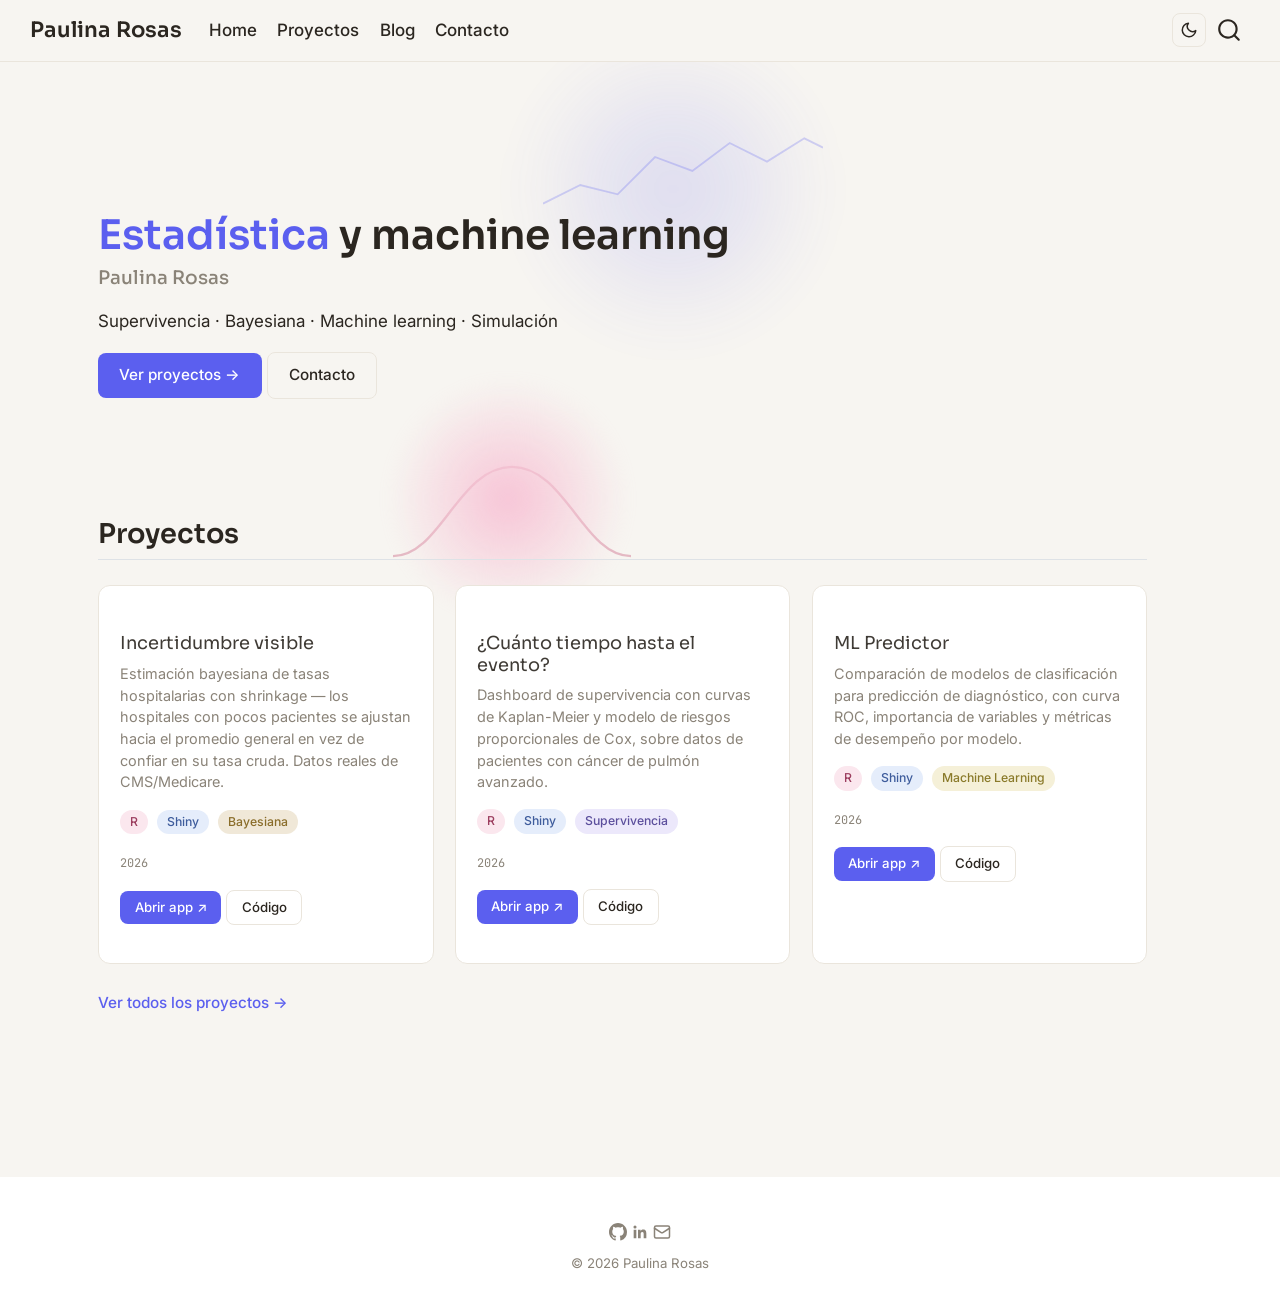
<file: docs/index.html>
<!DOCTYPE html>
<html xmlns="http://www.w3.org/1999/xhtml" lang="en" xml:lang="en"><head>

<meta charset="utf-8">
<meta name="generator" content="quarto-1.9.38">

<meta name="viewport" content="width=device-width, initial-scale=1.0, user-scalable=yes">


<title>Home – Paulina Rosas</title>
<style>
/* Default styles provided by pandoc.
** See https://pandoc.org/MANUAL.html#variables-for-html for config info.
*/
code{white-space: pre-wrap;}
span.smallcaps{font-variant: small-caps;}
div.columns{display: flex; gap: min(4vw, 1.5em);}
div.column{flex: auto; overflow-x: auto;}
div.hanging-indent{margin-left: 1.5em; text-indent: -1.5em;}
ul.task-list{list-style: none;}
ul.task-list li input[type="checkbox"] {
  width: 0.8em;
  margin: 0 0.8em 0.2em -1em; /* quarto-specific, see https://github.com/quarto-dev/quarto-cli/issues/4556 */ 
  vertical-align: middle;
}
</style>


<script src="site_libs/quarto-nav/quarto-nav.js"></script>
<script src="site_libs/quarto-nav/headroom.min.js"></script>
<script src="site_libs/clipboard/clipboard.min.js"></script>
<script src="site_libs/quarto-search/autocomplete.umd.js"></script>
<script src="site_libs/quarto-search/fuse.min.js"></script>
<script src="site_libs/quarto-search/quarto-search.js"></script>
<meta name="quarto:offset" content="./">
<script src="site_libs/quarto-html/quarto.js" type="module"></script>
<script src="site_libs/quarto-html/tabsets/tabsets.js" type="module"></script>
<script src="site_libs/quarto-html/popper.min.js"></script>
<script src="site_libs/quarto-html/tippy.umd.min.js"></script>
<script src="site_libs/quarto-html/anchor.min.js"></script>
<link href="site_libs/quarto-html/tippy.css" rel="stylesheet">
<link href="site_libs/quarto-html/quarto-syntax-highlighting-15634bcf2e68342d4ad2dfa704d543f6.css" rel="stylesheet" id="quarto-text-highlighting-styles">
<script src="site_libs/bootstrap/bootstrap.min.js"></script>
<link href="site_libs/bootstrap/bootstrap-icons.css" rel="stylesheet">
<link href="site_libs/bootstrap/bootstrap-9b45e8e720432f6ce5ecb7d60e0d6b2f.min.css" rel="stylesheet" append-hash="true" id="quarto-bootstrap" data-mode="light">
<script id="quarto-search-options" type="application/json">{
  "location": "navbar",
  "copy-button": false,
  "collapse-after": 3,
  "panel-placement": "end",
  "type": "overlay",
  "limit": 50,
  "keyboard-shortcut": [
    "f",
    "/",
    "s"
  ],
  "show-item-context": false,
  "language": {
    "search-no-results-text": "No results",
    "search-matching-documents-text": "matching documents",
    "search-copy-link-title": "Copy link to search",
    "search-hide-matches-text": "Hide additional matches",
    "search-more-match-text": "more match in this document",
    "search-more-matches-text": "more matches in this document",
    "search-clear-button-title": "Clear",
    "search-text-placeholder": "",
    "search-detached-cancel-button-title": "Cancel",
    "search-submit-button-title": "Submit",
    "search-label": "Search"
  }
}</script>


</head>

<body class="nav-fixed quarto-light">

<div id="quarto-search-results"></div>
  <header id="quarto-header" class="headroom fixed-top">
    <nav class="navbar navbar-expand-lg " data-bs-theme="dark">
      <div class="navbar-container container-fluid">
      <div class="navbar-brand-container mx-auto">
    <a class="navbar-brand" href="./index.html">
    <span class="navbar-title">Paulina Rosas</span>
    </a>
  </div>
            <div id="quarto-search" class="" title="Search"></div>
          <button class="navbar-toggler" type="button" data-bs-toggle="collapse" data-bs-target="#navbarCollapse" aria-controls="navbarCollapse" role="menu" aria-expanded="false" aria-label="Toggle navigation" onclick="if (window.quartoToggleHeadroom) { window.quartoToggleHeadroom(); }">
  <span class="navbar-toggler-icon"></span>
</button>
          <div class="collapse navbar-collapse" id="navbarCollapse">
            <ul class="navbar-nav navbar-nav-scroll me-auto">
  <li class="nav-item">
    <a class="nav-link active" href="./index.html" aria-current="page"> 
<span class="menu-text">Home</span></a>
  </li>  
  <li class="nav-item">
    <a class="nav-link" href="./proyectos.html"> 
<span class="menu-text">Proyectos</span></a>
  </li>  
  <li class="nav-item">
    <a class="nav-link" href="./blog.html"> 
<span class="menu-text">Blog</span></a>
  </li>  
  <li class="nav-item">
    <a class="nav-link" href="./contacto.html"> 
<span class="menu-text">Contacto</span></a>
  </li>  
</ul>
          </div> <!-- /navcollapse -->
            <div class="quarto-navbar-tools">
</div>
      </div> <!-- /container-fluid -->
    </nav>
</header>
<!-- content -->
<div id="quarto-content" class="quarto-container page-columns page-rows-contents page-layout-full page-navbar">
<!-- sidebar -->
<!-- margin-sidebar -->
    
<!-- main -->
<main class="content column-page" id="quarto-document-content"><header id="title-block-header" class="quarto-title-block"></header>




<div class="hero">
<svg class="hero-line" width="300" height="100" viewbox="0 0 300 100" preserveaspectratio="none" aria-hidden="true">
<polyline points="0,80 40,60 80,70 120,30 160,45 200,15 240,35 280,10 300,20" fill="none" stroke="currentColor" stroke-width="2"></polyline>
</svg>
<svg class="hero-curve" width="200" height="100" viewbox="0 0 200 100" preserveaspectratio="none" aria-hidden="true">
<path d="M 0,90 C 40,90 55,15 100,15 C 145,15 160,90 200,90" fill="none" stroke="currentColor" stroke-width="2"></path>
</svg>
<section id="estadística-y-machine-learning" class="level1">
<h1><span class="accent">Estadística</span> y machine learning</h1>
<p><strong>Paulina Rosas</strong></p>
<p>Supervivencia · Bayesiana · Machine learning · Simulación</p>
<div class="hero-buttons">
<p><a href="./proyectos.html" class="btn-primary">Ver proyectos →</a> <a href="./contacto.html" class="btn-secondary">Contacto</a></p>
</div>
</section>
</div>
<section id="proyectos" class="level2 featured-section">
<h2 class="anchored" data-anchor-id="proyectos">Proyectos</h2>
<div class="project-grid">
<section id="incertidumbre-visible" class="level4 project-card">
<h4 class="anchored" data-anchor-id="incertidumbre-visible"><a href="./proyectos/incertidumbre-visible.html">Incertidumbre visible</a></h4>
<p>Estimación bayesiana de tasas hospitalarias con shrinkage — los hospitales con pocos pacientes se ajustan hacia el promedio general en vez de confiar en su tasa cruda. Datos reales de CMS/Medicare.</p>
<div class="project-tags">
<p><span class="tag tag-r">R</span> <span class="tag tag-shiny">Shiny</span> <span class="tag tag-bayes">Bayesiana</span></p>
</div>
<div class="project-meta">
<p>2026</p>
</div>
<div class="project-actions">
<p><a href="https://yzz9kd-pau-rosas.shinyapps.io/incertidumbre-visible/" class="btn-primary" target="_blank">Abrir app ↗</a> <a href="https://github.com/pauabyys-commits/incertidumbre-visible" class="btn-secondary" target="_blank">Código</a></p>
</div>
</section>
<section id="cuánto-tiempo-hasta-el-evento" class="level4 project-card">
<h4 class="anchored" data-anchor-id="cuánto-tiempo-hasta-el-evento"><a href="./proyectos/supervivencia-cox.html">¿Cuánto tiempo hasta el evento?</a></h4>
<p>Dashboard de supervivencia con curvas de Kaplan-Meier y modelo de riesgos proporcionales de Cox, sobre datos de pacientes con cáncer de pulmón avanzado.</p>
<div class="project-tags">
<p><span class="tag tag-r">R</span> <span class="tag tag-shiny">Shiny</span> <span class="tag tag-surv">Supervivencia</span></p>
</div>
<div class="project-meta">
<p>2026</p>
</div>
<div class="project-actions">
<p><a href="https://yzz9kd-pau-rosas.shinyapps.io/supervivencia-cox/" class="btn-primary" target="_blank">Abrir app ↗</a> <a href="https://github.com/pauabyys-commits/supervivencia-cox" class="btn-secondary" target="_blank">Código</a></p>
</div>
</section>
<section id="ml-predictor" class="level4 project-card">
<h4 class="anchored" data-anchor-id="ml-predictor"><a href="./proyectos/predictor-ml.html">ML Predictor</a></h4>
<p>Comparación de modelos de clasificación para predicción de diagnóstico, con curva ROC, importancia de variables y métricas de desempeño por modelo.</p>
<div class="project-tags">
<p><span class="tag tag-r">R</span> <span class="tag tag-shiny">Shiny</span> <span class="tag tag-ml">Machine Learning</span></p>
</div>
<div class="project-meta">
<p>2026</p>
</div>
<div class="project-actions">
<p><a href="https://yzz9kd-pau-rosas.shinyapps.io/predictor-ml/" class="btn-primary" target="_blank">Abrir app ↗</a> <a href="https://github.com/pauabyys-commits/predictor-ml" class="btn-secondary" target="_blank">Código</a></p>
</div>
</section>
</div>
<p><a href="./proyectos.html" class="view-all-link">Ver todos los proyectos →</a></p>
</section>



</main> <!-- /main -->
<button id="theme-toggle" aria-label="Cambiar tema">

  <svg id="icon-sun" width="18" height="18" viewbox="0 0 24 24" fill="none" stroke="currentColor" stroke-width="2" stroke-linecap="round" stroke-linejoin="round">

    <circle cx="12" cy="12" r="5"></circle>

    <line x1="12" y1="1" x2="12" y2="3"></line>

    <line x1="12" y1="21" x2="12" y2="23"></line>

    <line x1="4.22" y1="4.22" x2="5.64" y2="5.64"></line>

    <line x1="18.36" y1="18.36" x2="19.78" y2="19.78"></line>

    <line x1="1" y1="12" x2="3" y2="12"></line>

    <line x1="21" y1="12" x2="23" y2="12"></line>

    <line x1="4.22" y1="19.78" x2="5.64" y2="18.36"></line>

    <line x1="18.36" y1="5.64" x2="19.78" y2="4.22"></line>

  </svg>

  <svg id="icon-moon" width="18" height="18" viewbox="0 0 24 24" fill="none" stroke="currentColor" stroke-width="2" stroke-linecap="round" stroke-linejoin="round">

    <path d="M21 12.79A9 9 0 1 1 11.21 3 7 7 0 0 0 21 12.79z"></path>

  </svg>

</button>



<script>

(function () {

  var btn = document.getElementById("theme-toggle");

  var navbarNav = document.querySelector(".navbar-nav.navbar-nav-scroll") || document.querySelector(".navbar .navbar-nav");



  // Mueve el boton dentro del navbar, al final

  if (navbarNav && navbarNav.parentElement) {

    navbarNav.parentElement.appendChild(btn);

  }



  // Aplica el tema guardado (o claro por defecto)

  var savedTheme = localStorage.getItem("theme") || "light";

  if (savedTheme === "dark") {

    document.documentElement.setAttribute("data-theme", "dark");

  }

  updateIcon(savedTheme);



  btn.addEventListener("click", function () {

    var current = document.documentElement.getAttribute("data-theme") === "dark" ? "dark" : "light";

    var next = current === "dark" ? "light" : "dark";



    if (next === "dark") {

      document.documentElement.setAttribute("data-theme", "dark");

    } else {

      document.documentElement.removeAttribute("data-theme");

    }



    localStorage.setItem("theme", next);

    updateIcon(next);

  });



  function updateIcon(theme) {

    document.getElementById("icon-sun").style.display = theme === "dark" ? "block" : "none";

    document.getElementById("icon-moon").style.display = theme === "dark" ? "none" : "block";

  }

})();

</script>
<script src="./js/main.js"></script>
<script id="quarto-html-after-body" type="application/javascript">
  window.document.addEventListener("DOMContentLoaded", function (event) {
    const icon = "";
    const anchorJS = new window.AnchorJS();
    anchorJS.options = {
      placement: 'right',
      icon: icon
    };
    anchorJS.add('.anchored');
    const isCodeAnnotation = (el) => {
      for (const clz of el.classList) {
        if (clz.startsWith('code-annotation-')) {                     
          return true;
        }
      }
      return false;
    }
    const onCopySuccess = function(e) {
      // button target
      const button = e.trigger;
      // don't keep focus
      button.blur();
      // flash "checked"
      button.classList.add('code-copy-button-checked');
      var currentTitle = button.getAttribute("title");
      button.setAttribute("title", "Copied!");
      let tooltip;
      if (window.bootstrap) {
        button.setAttribute("data-bs-toggle", "tooltip");
        button.setAttribute("data-bs-placement", "left");
        button.setAttribute("data-bs-title", "Copied!");
        tooltip = new bootstrap.Tooltip(button, 
          { trigger: "manual", 
            customClass: "code-copy-button-tooltip",
            offset: [0, -8]});
        tooltip.show();    
      }
      setTimeout(function() {
        if (tooltip) {
          tooltip.hide();
          button.removeAttribute("data-bs-title");
          button.removeAttribute("data-bs-toggle");
          button.removeAttribute("data-bs-placement");
        }
        button.setAttribute("title", currentTitle);
        button.classList.remove('code-copy-button-checked');
      }, 1000);
      // clear code selection
      e.clearSelection();
    }
    const getTextToCopy = function(trigger) {
      const outerScaffold = trigger.parentElement.cloneNode(true);
      const codeEl = outerScaffold.querySelector('code');
      for (const childEl of codeEl.children) {
        if (isCodeAnnotation(childEl)) {
          childEl.remove();
        }
      }
      return codeEl.innerText;
    }
    const clipboard = new window.ClipboardJS('.code-copy-button:not([data-in-quarto-modal])', {
      text: getTextToCopy
    });
    clipboard.on('success', onCopySuccess);
    if (window.document.getElementById('quarto-embedded-source-code-modal')) {
      const clipboardModal = new window.ClipboardJS('.code-copy-button[data-in-quarto-modal]', {
        text: getTextToCopy,
        container: window.document.getElementById('quarto-embedded-source-code-modal')
      });
      clipboardModal.on('success', onCopySuccess);
    }
      var localhostRegex = new RegExp(/^(?:http|https):\/\/localhost\:?[0-9]*\//);
      var mailtoRegex = new RegExp(/^mailto:/);
        var filterRegex = new RegExp('/' + window.location.host + '/');
      var isInternal = (href) => {
          return filterRegex.test(href) || localhostRegex.test(href) || mailtoRegex.test(href);
      }
      // Inspect non-navigation links and adorn them if external
     var links = window.document.querySelectorAll('a[href]:not(.nav-link):not(.navbar-brand):not(.toc-action):not(.sidebar-link):not(.sidebar-item-toggle):not(.pagination-link):not(.no-external):not([aria-hidden]):not(.dropdown-item):not(.quarto-navigation-tool):not(.about-link)');
      for (var i=0; i<links.length; i++) {
        const link = links[i];
        if (!isInternal(link.href)) {
          // undo the damage that might have been done by quarto-nav.js in the case of
          // links that we want to consider external
          if (link.dataset.originalHref !== undefined) {
            link.href = link.dataset.originalHref;
          }
        }
      }
    function tippyHover(el, contentFn, onTriggerFn, onUntriggerFn) {
      const config = {
        allowHTML: true,
        maxWidth: 500,
        delay: 100,
        arrow: false,
        appendTo: function(el) {
            return el.parentElement;
        },
        interactive: true,
        interactiveBorder: 10,
        theme: 'quarto',
        placement: 'bottom-start',
      };
      if (contentFn) {
        config.content = contentFn;
      }
      if (onTriggerFn) {
        config.onTrigger = onTriggerFn;
      }
      if (onUntriggerFn) {
        config.onUntrigger = onUntriggerFn;
      }
      window.tippy(el, config); 
    }
    const noterefs = window.document.querySelectorAll('a[role="doc-noteref"]');
    for (var i=0; i<noterefs.length; i++) {
      const ref = noterefs[i];
      tippyHover(ref, function() {
        // use id or data attribute instead here
        let href = ref.getAttribute('data-footnote-href') || ref.getAttribute('href');
        try { href = new URL(href).hash; } catch {}
        const id = href.replace(/^#\/?/, "");
        const note = window.document.getElementById(id);
        if (note) {
          return note.innerHTML;
        } else {
          return "";
        }
      });
    }
    const xrefs = window.document.querySelectorAll('a.quarto-xref');
    const processXRef = (id, note) => {
      // Strip column container classes
      const stripColumnClz = (el) => {
        el.classList.remove("page-full", "page-columns");
        if (el.children) {
          for (const child of el.children) {
            stripColumnClz(child);
          }
        }
      }
      stripColumnClz(note)
      if (id === null || id.startsWith('sec-')) {
        // Special case sections, only their first couple elements
        const container = document.createElement("div");
        if (note.children && note.children.length > 2) {
          container.appendChild(note.children[0].cloneNode(true));
          for (let i = 1; i < note.children.length; i++) {
            const child = note.children[i];
            if (child.tagName === "P" && child.innerText === "") {
              continue;
            } else {
              container.appendChild(child.cloneNode(true));
              break;
            }
          }
          if (window.Quarto?.typesetMath) {
            window.Quarto.typesetMath(container);
          }
          return container.innerHTML
        } else {
          if (window.Quarto?.typesetMath) {
            window.Quarto.typesetMath(note);
          }
          return note.innerHTML;
        }
      } else {
        // Remove any anchor links if they are present
        const anchorLink = note.querySelector('a.anchorjs-link');
        if (anchorLink) {
          anchorLink.remove();
        }
        if (window.Quarto?.typesetMath) {
          window.Quarto.typesetMath(note);
        }
        if (note.classList.contains("callout")) {
          return note.outerHTML;
        } else {
          return note.innerHTML;
        }
      }
    }
    for (var i=0; i<xrefs.length; i++) {
      const xref = xrefs[i];
      tippyHover(xref, undefined, function(instance) {
        instance.disable();
        let url = xref.getAttribute('href');
        let hash = undefined; 
        if (url.startsWith('#')) {
          hash = url;
        } else {
          try { hash = new URL(url).hash; } catch {}
        }
        if (hash) {
          const id = hash.replace(/^#\/?/, "");
          const note = window.document.getElementById(id);
          if (note !== null) {
            try {
              const html = processXRef(id, note.cloneNode(true));
              instance.setContent(html);
            } finally {
              instance.enable();
              instance.show();
            }
          } else {
            // See if we can fetch this
            fetch(url.split('#')[0])
            .then(res => res.text())
            .then(html => {
              const parser = new DOMParser();
              const htmlDoc = parser.parseFromString(html, "text/html");
              const note = htmlDoc.getElementById(id);
              if (note !== null) {
                const html = processXRef(id, note);
                instance.setContent(html);
              } 
            }).finally(() => {
              instance.enable();
              instance.show();
            });
          }
        } else {
          // See if we can fetch a full url (with no hash to target)
          // This is a special case and we should probably do some content thinning / targeting
          fetch(url)
          .then(res => res.text())
          .then(html => {
            const parser = new DOMParser();
            const htmlDoc = parser.parseFromString(html, "text/html");
            const note = htmlDoc.querySelector('main.content');
            if (note !== null) {
              // This should only happen for chapter cross references
              // (since there is no id in the URL)
              // remove the first header
              if (note.children.length > 0 && note.children[0].tagName === "HEADER") {
                note.children[0].remove();
              }
              const html = processXRef(null, note);
              instance.setContent(html);
            } 
          }).finally(() => {
            instance.enable();
            instance.show();
          });
        }
      }, function(instance) {
      });
    }
        let selectedAnnoteEl;
        const selectorForAnnotation = ( cell, annotation) => {
          let cellAttr = 'data-code-cell="' + cell + '"';
          let lineAttr = 'data-code-annotation="' +  annotation + '"';
          const selector = 'span[' + cellAttr + '][' + lineAttr + ']';
          return selector;
        }
        const selectCodeLines = (annoteEl) => {
          const doc = window.document;
          const targetCell = annoteEl.getAttribute("data-target-cell");
          const targetAnnotation = annoteEl.getAttribute("data-target-annotation");
          const annoteSpan = window.document.querySelector(selectorForAnnotation(targetCell, targetAnnotation));
          const lines = annoteSpan.getAttribute("data-code-lines").split(",");
          const lineIds = lines.map((line) => {
            return targetCell + "-" + line;
          })
          let top = null;
          let height = null;
          let parent = null;
          if (lineIds.length > 0) {
              //compute the position of the single el (top and bottom and make a div)
              const el = window.document.getElementById(lineIds[0]);
              top = el.offsetTop;
              height = el.offsetHeight;
              parent = el.parentElement.parentElement;
            if (lineIds.length > 1) {
              const lastEl = window.document.getElementById(lineIds[lineIds.length - 1]);
              const bottom = lastEl.offsetTop + lastEl.offsetHeight;
              height = bottom - top;
            }
            if (top !== null && height !== null && parent !== null) {
              // cook up a div (if necessary) and position it 
              let div = window.document.getElementById("code-annotation-line-highlight");
              if (div === null) {
                div = window.document.createElement("div");
                div.setAttribute("id", "code-annotation-line-highlight");
                div.style.position = 'absolute';
                parent.appendChild(div);
              }
              div.style.top = top - 2 + "px";
              div.style.height = height + 4 + "px";
              div.style.left = 0;
              let gutterDiv = window.document.getElementById("code-annotation-line-highlight-gutter");
              if (gutterDiv === null) {
                gutterDiv = window.document.createElement("div");
                gutterDiv.setAttribute("id", "code-annotation-line-highlight-gutter");
                gutterDiv.style.position = 'absolute';
                const codeCell = window.document.getElementById(targetCell);
                const gutter = codeCell.querySelector('.code-annotation-gutter');
                gutter.appendChild(gutterDiv);
              }
              gutterDiv.style.top = top - 2 + "px";
              gutterDiv.style.height = height + 4 + "px";
            }
            selectedAnnoteEl = annoteEl;
          }
        };
        const unselectCodeLines = () => {
          const elementsIds = ["code-annotation-line-highlight", "code-annotation-line-highlight-gutter"];
          elementsIds.forEach((elId) => {
            const div = window.document.getElementById(elId);
            if (div) {
              div.remove();
            }
          });
          selectedAnnoteEl = undefined;
        };
          // Handle positioning of the toggle
      window.addEventListener(
        "resize",
        throttle(() => {
          elRect = undefined;
          if (selectedAnnoteEl) {
            selectCodeLines(selectedAnnoteEl);
          }
        }, 10)
      );
      function throttle(fn, ms) {
      let throttle = false;
      let timer;
        return (...args) => {
          if(!throttle) { // first call gets through
              fn.apply(this, args);
              throttle = true;
          } else { // all the others get throttled
              if(timer) clearTimeout(timer); // cancel #2
              timer = setTimeout(() => {
                fn.apply(this, args);
                timer = throttle = false;
              }, ms);
          }
        };
      }
        // Attach click handler to the DT
        const annoteDls = window.document.querySelectorAll('dt[data-target-cell]');
        for (const annoteDlNode of annoteDls) {
          annoteDlNode.addEventListener('click', (event) => {
            const clickedEl = event.target;
            if (clickedEl !== selectedAnnoteEl) {
              unselectCodeLines();
              const activeEl = window.document.querySelector('dt[data-target-cell].code-annotation-active');
              if (activeEl) {
                activeEl.classList.remove('code-annotation-active');
              }
              selectCodeLines(clickedEl);
              clickedEl.classList.add('code-annotation-active');
            } else {
              // Unselect the line
              unselectCodeLines();
              clickedEl.classList.remove('code-annotation-active');
            }
          });
        }
    const findCites = (el) => {
      const parentEl = el.parentElement;
      if (parentEl) {
        const cites = parentEl.dataset.cites;
        if (cites) {
          return {
            el,
            cites: cites.split(' ')
          };
        } else {
          return findCites(el.parentElement)
        }
      } else {
        return undefined;
      }
    };
    var bibliorefs = window.document.querySelectorAll('a[role="doc-biblioref"]');
    for (var i=0; i<bibliorefs.length; i++) {
      const ref = bibliorefs[i];
      const citeInfo = findCites(ref);
      if (citeInfo) {
        tippyHover(citeInfo.el, function() {
          var popup = window.document.createElement('div');
          citeInfo.cites.forEach(function(cite) {
            var citeDiv = window.document.createElement('div');
            citeDiv.classList.add('hanging-indent');
            citeDiv.classList.add('csl-entry');
            var biblioDiv = window.document.getElementById('ref-' + cite);
            if (biblioDiv) {
              citeDiv.innerHTML = biblioDiv.innerHTML;
            }
            popup.appendChild(citeDiv);
          });
          return popup.innerHTML;
        });
      }
    }
  });
  </script>
</div> <!-- /content -->
<footer class="footer">
  <div class="nav-footer">
    <div class="nav-footer-left">
      &nbsp;
    </div>   
    <div class="nav-footer-center">
<div class="site-footer">
<div class="footer-icons">
<p><a href="https://github.com/pauabyys-commits" target="_blank" aria-label="GitHub"><svg width="18" height="18" viewbox="0 0 16 16"><path fill="currentColor" fill-rule="evenodd" d="M8 0C3.58 0 0 3.58 0 8c0 3.54 2.29 6.53 5.47 7.59.4.07.55-.17.55-.38 0-.19-.01-.82-.01-1.49-2.01.37-2.53-.49-2.69-.94-.09-.23-.48-.94-.82-1.13-.28-.15-.68-.52-.01-.53.63-.01 1.08.58 1.23.82.72 1.21 1.87.87 2.33.66.07-.52.28-.87.51-1.07-1.78-.2-3.64-.89-3.64-3.95 0-.87.31-1.59.82-2.15-.08-.2-.36-1.02.08-2.12 0 0 .67-.21 2.2.82.64-.18 1.32-.27 2-.27.68 0 1.36.09 2 .27 1.53-1.04 2.2-.82 2.2-.82.44 1.1.16 1.92.08 2.12.51.56.82 1.27.82 2.15 0 3.07-1.87 3.75-3.65 3.95.29.25.54.73.54 1.48 0 1.07-.01 1.93-.01 2.2 0 .21.15.46.55.38A8.01 8.01 0 0 0 16 8c0-4.42-3.58-8-8-8Z"></path></svg></a> <a href="https://www.linkedin.com/in/paulina-rosas-ch%C3%A1vez-7b70b22ab" target="_blank" aria-label="LinkedIn"><svg width="18" height="18" viewbox="0 0 24 24"><path fill="currentColor" d="M20.447 20.452h-3.554v-5.569c0-1.328-.027-3.037-1.852-3.037-1.853 0-2.136 1.445-2.136 2.939v5.667H9.351V9h3.414v1.561h.046c.477-.9 1.637-1.85 3.37-1.85 3.601 0 4.267 2.37 4.267 5.455v6.286zM5.337 7.433a2.062 2.062 0 1 1 0-4.124 2.062 2.062 0 0 1 0 4.124zM7.114 20.452H3.558V9h3.556v11.452z"></path></svg></a> <a href="mailto:pauabyys@gmail.com" aria-label="Email"><svg width="18" height="18" viewbox="0 0 24 24" fill="none" stroke="currentColor" stroke-width="2" stroke-linecap="round" stroke-linejoin="round"><rect x="2" y="4" width="20" height="16" rx="2"></rect><path d="m22 7-8.97 5.7a1.94 1.94 0 0 1-2.06 0L2 7"></path></svg></a></p>
</div>
<p class="footer-copy">
© 2026 Paulina Rosas
</p>
</div>
</div>
    <div class="nav-footer-right">
      &nbsp;
    </div>
  </div>
</footer>




</body></html>
</file>
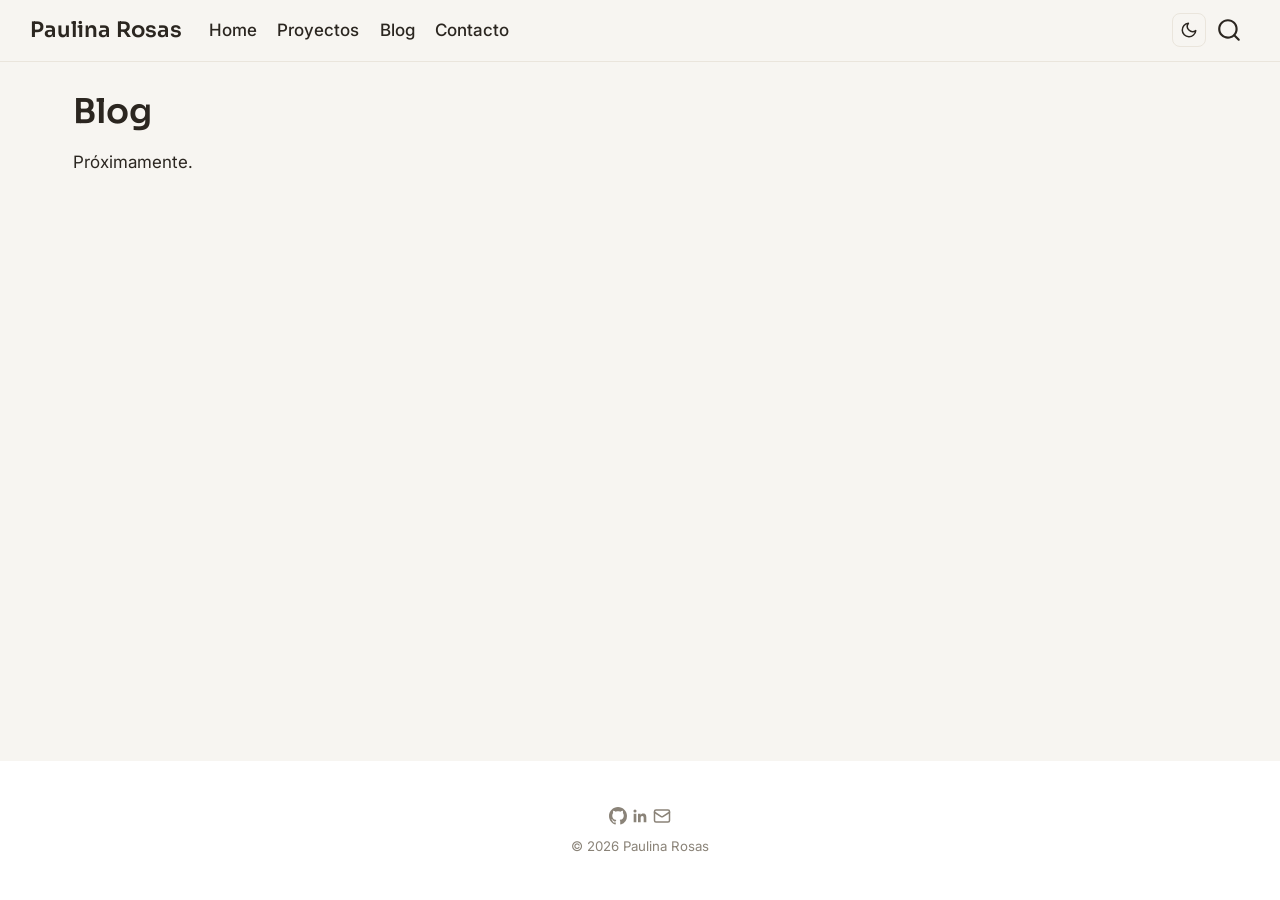
<file: docs/blog.html>
<!DOCTYPE html>
<html xmlns="http://www.w3.org/1999/xhtml" lang="en" xml:lang="en"><head>

<meta charset="utf-8">
<meta name="generator" content="quarto-1.9.38">

<meta name="viewport" content="width=device-width, initial-scale=1.0, user-scalable=yes">


<title>Blog – Paulina Rosas</title>
<style>
/* Default styles provided by pandoc.
** See https://pandoc.org/MANUAL.html#variables-for-html for config info.
*/
code{white-space: pre-wrap;}
span.smallcaps{font-variant: small-caps;}
div.columns{display: flex; gap: min(4vw, 1.5em);}
div.column{flex: auto; overflow-x: auto;}
div.hanging-indent{margin-left: 1.5em; text-indent: -1.5em;}
ul.task-list{list-style: none;}
ul.task-list li input[type="checkbox"] {
  width: 0.8em;
  margin: 0 0.8em 0.2em -1em; /* quarto-specific, see https://github.com/quarto-dev/quarto-cli/issues/4556 */ 
  vertical-align: middle;
}
</style>


<script src="site_libs/quarto-nav/quarto-nav.js"></script>
<script src="site_libs/quarto-nav/headroom.min.js"></script>
<script src="site_libs/clipboard/clipboard.min.js"></script>
<script src="site_libs/quarto-search/autocomplete.umd.js"></script>
<script src="site_libs/quarto-search/fuse.min.js"></script>
<script src="site_libs/quarto-search/quarto-search.js"></script>
<meta name="quarto:offset" content="./">
<script src="site_libs/quarto-html/quarto.js" type="module"></script>
<script src="site_libs/quarto-html/tabsets/tabsets.js" type="module"></script>
<script src="site_libs/quarto-html/popper.min.js"></script>
<script src="site_libs/quarto-html/tippy.umd.min.js"></script>
<script src="site_libs/quarto-html/anchor.min.js"></script>
<link href="site_libs/quarto-html/tippy.css" rel="stylesheet">
<link href="site_libs/quarto-html/quarto-syntax-highlighting-15634bcf2e68342d4ad2dfa704d543f6.css" rel="stylesheet" id="quarto-text-highlighting-styles">
<script src="site_libs/bootstrap/bootstrap.min.js"></script>
<link href="site_libs/bootstrap/bootstrap-icons.css" rel="stylesheet">
<link href="site_libs/bootstrap/bootstrap-9b45e8e720432f6ce5ecb7d60e0d6b2f.min.css" rel="stylesheet" append-hash="true" id="quarto-bootstrap" data-mode="light">
<script id="quarto-search-options" type="application/json">{
  "location": "navbar",
  "copy-button": false,
  "collapse-after": 3,
  "panel-placement": "end",
  "type": "overlay",
  "limit": 50,
  "keyboard-shortcut": [
    "f",
    "/",
    "s"
  ],
  "show-item-context": false,
  "language": {
    "search-no-results-text": "No results",
    "search-matching-documents-text": "matching documents",
    "search-copy-link-title": "Copy link to search",
    "search-hide-matches-text": "Hide additional matches",
    "search-more-match-text": "more match in this document",
    "search-more-matches-text": "more matches in this document",
    "search-clear-button-title": "Clear",
    "search-text-placeholder": "",
    "search-detached-cancel-button-title": "Cancel",
    "search-submit-button-title": "Submit",
    "search-label": "Search"
  }
}</script>


</head>

<body class="nav-fixed quarto-light">

<div id="quarto-search-results"></div>
  <header id="quarto-header" class="headroom fixed-top">
    <nav class="navbar navbar-expand-lg " data-bs-theme="dark">
      <div class="navbar-container container-fluid">
      <div class="navbar-brand-container mx-auto">
    <a class="navbar-brand" href="./index.html">
    <span class="navbar-title">Paulina Rosas</span>
    </a>
  </div>
            <div id="quarto-search" class="" title="Search"></div>
          <button class="navbar-toggler" type="button" data-bs-toggle="collapse" data-bs-target="#navbarCollapse" aria-controls="navbarCollapse" role="menu" aria-expanded="false" aria-label="Toggle navigation" onclick="if (window.quartoToggleHeadroom) { window.quartoToggleHeadroom(); }">
  <span class="navbar-toggler-icon"></span>
</button>
          <div class="collapse navbar-collapse" id="navbarCollapse">
            <ul class="navbar-nav navbar-nav-scroll me-auto">
  <li class="nav-item">
    <a class="nav-link" href="./index.html"> 
<span class="menu-text">Home</span></a>
  </li>  
  <li class="nav-item">
    <a class="nav-link" href="./proyectos.html"> 
<span class="menu-text">Proyectos</span></a>
  </li>  
  <li class="nav-item">
    <a class="nav-link active" href="./blog.html" aria-current="page"> 
<span class="menu-text">Blog</span></a>
  </li>  
  <li class="nav-item">
    <a class="nav-link" href="./contacto.html"> 
<span class="menu-text">Contacto</span></a>
  </li>  
</ul>
          </div> <!-- /navcollapse -->
            <div class="quarto-navbar-tools">
</div>
      </div> <!-- /container-fluid -->
    </nav>
</header>
<!-- content -->
<div id="quarto-content" class="quarto-container page-columns page-rows-contents page-layout-full page-navbar">
<!-- sidebar -->
<!-- margin-sidebar -->
    
<!-- main -->
<main class="content column-page" id="quarto-document-content">

<header id="title-block-header" class="quarto-title-block default">
<div class="quarto-title">
<h1 class="title">Blog</h1>
</div>



<div class="quarto-title-meta column-page">

    
  
    
  </div>
  


</header>


<p>Próximamente.</p>



</main> <!-- /main -->
<button id="theme-toggle" aria-label="Cambiar tema">

  <svg id="icon-sun" width="18" height="18" viewbox="0 0 24 24" fill="none" stroke="currentColor" stroke-width="2" stroke-linecap="round" stroke-linejoin="round">

    <circle cx="12" cy="12" r="5"></circle>

    <line x1="12" y1="1" x2="12" y2="3"></line>

    <line x1="12" y1="21" x2="12" y2="23"></line>

    <line x1="4.22" y1="4.22" x2="5.64" y2="5.64"></line>

    <line x1="18.36" y1="18.36" x2="19.78" y2="19.78"></line>

    <line x1="1" y1="12" x2="3" y2="12"></line>

    <line x1="21" y1="12" x2="23" y2="12"></line>

    <line x1="4.22" y1="19.78" x2="5.64" y2="18.36"></line>

    <line x1="18.36" y1="5.64" x2="19.78" y2="4.22"></line>

  </svg>

  <svg id="icon-moon" width="18" height="18" viewbox="0 0 24 24" fill="none" stroke="currentColor" stroke-width="2" stroke-linecap="round" stroke-linejoin="round">

    <path d="M21 12.79A9 9 0 1 1 11.21 3 7 7 0 0 0 21 12.79z"></path>

  </svg>

</button>



<script>

(function () {

  var btn = document.getElementById("theme-toggle");

  var navbarNav = document.querySelector(".navbar-nav.navbar-nav-scroll") || document.querySelector(".navbar .navbar-nav");



  // Mueve el boton dentro del navbar, al final

  if (navbarNav && navbarNav.parentElement) {

    navbarNav.parentElement.appendChild(btn);

  }



  // Aplica el tema guardado (o claro por defecto)

  var savedTheme = localStorage.getItem("theme") || "light";

  if (savedTheme === "dark") {

    document.documentElement.setAttribute("data-theme", "dark");

  }

  updateIcon(savedTheme);



  btn.addEventListener("click", function () {

    var current = document.documentElement.getAttribute("data-theme") === "dark" ? "dark" : "light";

    var next = current === "dark" ? "light" : "dark";



    if (next === "dark") {

      document.documentElement.setAttribute("data-theme", "dark");

    } else {

      document.documentElement.removeAttribute("data-theme");

    }



    localStorage.setItem("theme", next);

    updateIcon(next);

  });



  function updateIcon(theme) {

    document.getElementById("icon-sun").style.display = theme === "dark" ? "block" : "none";

    document.getElementById("icon-moon").style.display = theme === "dark" ? "none" : "block";

  }

})();

</script>
<script src="./js/main.js"></script>
<script id="quarto-html-after-body" type="application/javascript">
  window.document.addEventListener("DOMContentLoaded", function (event) {
    const icon = "";
    const anchorJS = new window.AnchorJS();
    anchorJS.options = {
      placement: 'right',
      icon: icon
    };
    anchorJS.add('.anchored');
    const isCodeAnnotation = (el) => {
      for (const clz of el.classList) {
        if (clz.startsWith('code-annotation-')) {                     
          return true;
        }
      }
      return false;
    }
    const onCopySuccess = function(e) {
      // button target
      const button = e.trigger;
      // don't keep focus
      button.blur();
      // flash "checked"
      button.classList.add('code-copy-button-checked');
      var currentTitle = button.getAttribute("title");
      button.setAttribute("title", "Copied!");
      let tooltip;
      if (window.bootstrap) {
        button.setAttribute("data-bs-toggle", "tooltip");
        button.setAttribute("data-bs-placement", "left");
        button.setAttribute("data-bs-title", "Copied!");
        tooltip = new bootstrap.Tooltip(button, 
          { trigger: "manual", 
            customClass: "code-copy-button-tooltip",
            offset: [0, -8]});
        tooltip.show();    
      }
      setTimeout(function() {
        if (tooltip) {
          tooltip.hide();
          button.removeAttribute("data-bs-title");
          button.removeAttribute("data-bs-toggle");
          button.removeAttribute("data-bs-placement");
        }
        button.setAttribute("title", currentTitle);
        button.classList.remove('code-copy-button-checked');
      }, 1000);
      // clear code selection
      e.clearSelection();
    }
    const getTextToCopy = function(trigger) {
      const outerScaffold = trigger.parentElement.cloneNode(true);
      const codeEl = outerScaffold.querySelector('code');
      for (const childEl of codeEl.children) {
        if (isCodeAnnotation(childEl)) {
          childEl.remove();
        }
      }
      return codeEl.innerText;
    }
    const clipboard = new window.ClipboardJS('.code-copy-button:not([data-in-quarto-modal])', {
      text: getTextToCopy
    });
    clipboard.on('success', onCopySuccess);
    if (window.document.getElementById('quarto-embedded-source-code-modal')) {
      const clipboardModal = new window.ClipboardJS('.code-copy-button[data-in-quarto-modal]', {
        text: getTextToCopy,
        container: window.document.getElementById('quarto-embedded-source-code-modal')
      });
      clipboardModal.on('success', onCopySuccess);
    }
      var localhostRegex = new RegExp(/^(?:http|https):\/\/localhost\:?[0-9]*\//);
      var mailtoRegex = new RegExp(/^mailto:/);
        var filterRegex = new RegExp('/' + window.location.host + '/');
      var isInternal = (href) => {
          return filterRegex.test(href) || localhostRegex.test(href) || mailtoRegex.test(href);
      }
      // Inspect non-navigation links and adorn them if external
     var links = window.document.querySelectorAll('a[href]:not(.nav-link):not(.navbar-brand):not(.toc-action):not(.sidebar-link):not(.sidebar-item-toggle):not(.pagination-link):not(.no-external):not([aria-hidden]):not(.dropdown-item):not(.quarto-navigation-tool):not(.about-link)');
      for (var i=0; i<links.length; i++) {
        const link = links[i];
        if (!isInternal(link.href)) {
          // undo the damage that might have been done by quarto-nav.js in the case of
          // links that we want to consider external
          if (link.dataset.originalHref !== undefined) {
            link.href = link.dataset.originalHref;
          }
        }
      }
    function tippyHover(el, contentFn, onTriggerFn, onUntriggerFn) {
      const config = {
        allowHTML: true,
        maxWidth: 500,
        delay: 100,
        arrow: false,
        appendTo: function(el) {
            return el.parentElement;
        },
        interactive: true,
        interactiveBorder: 10,
        theme: 'quarto',
        placement: 'bottom-start',
      };
      if (contentFn) {
        config.content = contentFn;
      }
      if (onTriggerFn) {
        config.onTrigger = onTriggerFn;
      }
      if (onUntriggerFn) {
        config.onUntrigger = onUntriggerFn;
      }
      window.tippy(el, config); 
    }
    const noterefs = window.document.querySelectorAll('a[role="doc-noteref"]');
    for (var i=0; i<noterefs.length; i++) {
      const ref = noterefs[i];
      tippyHover(ref, function() {
        // use id or data attribute instead here
        let href = ref.getAttribute('data-footnote-href') || ref.getAttribute('href');
        try { href = new URL(href).hash; } catch {}
        const id = href.replace(/^#\/?/, "");
        const note = window.document.getElementById(id);
        if (note) {
          return note.innerHTML;
        } else {
          return "";
        }
      });
    }
    const xrefs = window.document.querySelectorAll('a.quarto-xref');
    const processXRef = (id, note) => {
      // Strip column container classes
      const stripColumnClz = (el) => {
        el.classList.remove("page-full", "page-columns");
        if (el.children) {
          for (const child of el.children) {
            stripColumnClz(child);
          }
        }
      }
      stripColumnClz(note)
      if (id === null || id.startsWith('sec-')) {
        // Special case sections, only their first couple elements
        const container = document.createElement("div");
        if (note.children && note.children.length > 2) {
          container.appendChild(note.children[0].cloneNode(true));
          for (let i = 1; i < note.children.length; i++) {
            const child = note.children[i];
            if (child.tagName === "P" && child.innerText === "") {
              continue;
            } else {
              container.appendChild(child.cloneNode(true));
              break;
            }
          }
          if (window.Quarto?.typesetMath) {
            window.Quarto.typesetMath(container);
          }
          return container.innerHTML
        } else {
          if (window.Quarto?.typesetMath) {
            window.Quarto.typesetMath(note);
          }
          return note.innerHTML;
        }
      } else {
        // Remove any anchor links if they are present
        const anchorLink = note.querySelector('a.anchorjs-link');
        if (anchorLink) {
          anchorLink.remove();
        }
        if (window.Quarto?.typesetMath) {
          window.Quarto.typesetMath(note);
        }
        if (note.classList.contains("callout")) {
          return note.outerHTML;
        } else {
          return note.innerHTML;
        }
      }
    }
    for (var i=0; i<xrefs.length; i++) {
      const xref = xrefs[i];
      tippyHover(xref, undefined, function(instance) {
        instance.disable();
        let url = xref.getAttribute('href');
        let hash = undefined; 
        if (url.startsWith('#')) {
          hash = url;
        } else {
          try { hash = new URL(url).hash; } catch {}
        }
        if (hash) {
          const id = hash.replace(/^#\/?/, "");
          const note = window.document.getElementById(id);
          if (note !== null) {
            try {
              const html = processXRef(id, note.cloneNode(true));
              instance.setContent(html);
            } finally {
              instance.enable();
              instance.show();
            }
          } else {
            // See if we can fetch this
            fetch(url.split('#')[0])
            .then(res => res.text())
            .then(html => {
              const parser = new DOMParser();
              const htmlDoc = parser.parseFromString(html, "text/html");
              const note = htmlDoc.getElementById(id);
              if (note !== null) {
                const html = processXRef(id, note);
                instance.setContent(html);
              } 
            }).finally(() => {
              instance.enable();
              instance.show();
            });
          }
        } else {
          // See if we can fetch a full url (with no hash to target)
          // This is a special case and we should probably do some content thinning / targeting
          fetch(url)
          .then(res => res.text())
          .then(html => {
            const parser = new DOMParser();
            const htmlDoc = parser.parseFromString(html, "text/html");
            const note = htmlDoc.querySelector('main.content');
            if (note !== null) {
              // This should only happen for chapter cross references
              // (since there is no id in the URL)
              // remove the first header
              if (note.children.length > 0 && note.children[0].tagName === "HEADER") {
                note.children[0].remove();
              }
              const html = processXRef(null, note);
              instance.setContent(html);
            } 
          }).finally(() => {
            instance.enable();
            instance.show();
          });
        }
      }, function(instance) {
      });
    }
        let selectedAnnoteEl;
        const selectorForAnnotation = ( cell, annotation) => {
          let cellAttr = 'data-code-cell="' + cell + '"';
          let lineAttr = 'data-code-annotation="' +  annotation + '"';
          const selector = 'span[' + cellAttr + '][' + lineAttr + ']';
          return selector;
        }
        const selectCodeLines = (annoteEl) => {
          const doc = window.document;
          const targetCell = annoteEl.getAttribute("data-target-cell");
          const targetAnnotation = annoteEl.getAttribute("data-target-annotation");
          const annoteSpan = window.document.querySelector(selectorForAnnotation(targetCell, targetAnnotation));
          const lines = annoteSpan.getAttribute("data-code-lines").split(",");
          const lineIds = lines.map((line) => {
            return targetCell + "-" + line;
          })
          let top = null;
          let height = null;
          let parent = null;
          if (lineIds.length > 0) {
              //compute the position of the single el (top and bottom and make a div)
              const el = window.document.getElementById(lineIds[0]);
              top = el.offsetTop;
              height = el.offsetHeight;
              parent = el.parentElement.parentElement;
            if (lineIds.length > 1) {
              const lastEl = window.document.getElementById(lineIds[lineIds.length - 1]);
              const bottom = lastEl.offsetTop + lastEl.offsetHeight;
              height = bottom - top;
            }
            if (top !== null && height !== null && parent !== null) {
              // cook up a div (if necessary) and position it 
              let div = window.document.getElementById("code-annotation-line-highlight");
              if (div === null) {
                div = window.document.createElement("div");
                div.setAttribute("id", "code-annotation-line-highlight");
                div.style.position = 'absolute';
                parent.appendChild(div);
              }
              div.style.top = top - 2 + "px";
              div.style.height = height + 4 + "px";
              div.style.left = 0;
              let gutterDiv = window.document.getElementById("code-annotation-line-highlight-gutter");
              if (gutterDiv === null) {
                gutterDiv = window.document.createElement("div");
                gutterDiv.setAttribute("id", "code-annotation-line-highlight-gutter");
                gutterDiv.style.position = 'absolute';
                const codeCell = window.document.getElementById(targetCell);
                const gutter = codeCell.querySelector('.code-annotation-gutter');
                gutter.appendChild(gutterDiv);
              }
              gutterDiv.style.top = top - 2 + "px";
              gutterDiv.style.height = height + 4 + "px";
            }
            selectedAnnoteEl = annoteEl;
          }
        };
        const unselectCodeLines = () => {
          const elementsIds = ["code-annotation-line-highlight", "code-annotation-line-highlight-gutter"];
          elementsIds.forEach((elId) => {
            const div = window.document.getElementById(elId);
            if (div) {
              div.remove();
            }
          });
          selectedAnnoteEl = undefined;
        };
          // Handle positioning of the toggle
      window.addEventListener(
        "resize",
        throttle(() => {
          elRect = undefined;
          if (selectedAnnoteEl) {
            selectCodeLines(selectedAnnoteEl);
          }
        }, 10)
      );
      function throttle(fn, ms) {
      let throttle = false;
      let timer;
        return (...args) => {
          if(!throttle) { // first call gets through
              fn.apply(this, args);
              throttle = true;
          } else { // all the others get throttled
              if(timer) clearTimeout(timer); // cancel #2
              timer = setTimeout(() => {
                fn.apply(this, args);
                timer = throttle = false;
              }, ms);
          }
        };
      }
        // Attach click handler to the DT
        const annoteDls = window.document.querySelectorAll('dt[data-target-cell]');
        for (const annoteDlNode of annoteDls) {
          annoteDlNode.addEventListener('click', (event) => {
            const clickedEl = event.target;
            if (clickedEl !== selectedAnnoteEl) {
              unselectCodeLines();
              const activeEl = window.document.querySelector('dt[data-target-cell].code-annotation-active');
              if (activeEl) {
                activeEl.classList.remove('code-annotation-active');
              }
              selectCodeLines(clickedEl);
              clickedEl.classList.add('code-annotation-active');
            } else {
              // Unselect the line
              unselectCodeLines();
              clickedEl.classList.remove('code-annotation-active');
            }
          });
        }
    const findCites = (el) => {
      const parentEl = el.parentElement;
      if (parentEl) {
        const cites = parentEl.dataset.cites;
        if (cites) {
          return {
            el,
            cites: cites.split(' ')
          };
        } else {
          return findCites(el.parentElement)
        }
      } else {
        return undefined;
      }
    };
    var bibliorefs = window.document.querySelectorAll('a[role="doc-biblioref"]');
    for (var i=0; i<bibliorefs.length; i++) {
      const ref = bibliorefs[i];
      const citeInfo = findCites(ref);
      if (citeInfo) {
        tippyHover(citeInfo.el, function() {
          var popup = window.document.createElement('div');
          citeInfo.cites.forEach(function(cite) {
            var citeDiv = window.document.createElement('div');
            citeDiv.classList.add('hanging-indent');
            citeDiv.classList.add('csl-entry');
            var biblioDiv = window.document.getElementById('ref-' + cite);
            if (biblioDiv) {
              citeDiv.innerHTML = biblioDiv.innerHTML;
            }
            popup.appendChild(citeDiv);
          });
          return popup.innerHTML;
        });
      }
    }
  });
  </script>
</div> <!-- /content -->
<footer class="footer">
  <div class="nav-footer">
    <div class="nav-footer-left">
      &nbsp;
    </div>   
    <div class="nav-footer-center">
<div class="site-footer">
<div class="footer-icons">
<p><a href="https://github.com/pauabyys-commits" target="_blank" aria-label="GitHub"><svg width="18" height="18" viewbox="0 0 16 16"><path fill="currentColor" fill-rule="evenodd" d="M8 0C3.58 0 0 3.58 0 8c0 3.54 2.29 6.53 5.47 7.59.4.07.55-.17.55-.38 0-.19-.01-.82-.01-1.49-2.01.37-2.53-.49-2.69-.94-.09-.23-.48-.94-.82-1.13-.28-.15-.68-.52-.01-.53.63-.01 1.08.58 1.23.82.72 1.21 1.87.87 2.33.66.07-.52.28-.87.51-1.07-1.78-.2-3.64-.89-3.64-3.95 0-.87.31-1.59.82-2.15-.08-.2-.36-1.02.08-2.12 0 0 .67-.21 2.2.82.64-.18 1.32-.27 2-.27.68 0 1.36.09 2 .27 1.53-1.04 2.2-.82 2.2-.82.44 1.1.16 1.92.08 2.12.51.56.82 1.27.82 2.15 0 3.07-1.87 3.75-3.65 3.95.29.25.54.73.54 1.48 0 1.07-.01 1.93-.01 2.2 0 .21.15.46.55.38A8.01 8.01 0 0 0 16 8c0-4.42-3.58-8-8-8Z"></path></svg></a> <a href="https://www.linkedin.com/in/paulina-rosas-ch%C3%A1vez-7b70b22ab" target="_blank" aria-label="LinkedIn"><svg width="18" height="18" viewbox="0 0 24 24"><path fill="currentColor" d="M20.447 20.452h-3.554v-5.569c0-1.328-.027-3.037-1.852-3.037-1.853 0-2.136 1.445-2.136 2.939v5.667H9.351V9h3.414v1.561h.046c.477-.9 1.637-1.85 3.37-1.85 3.601 0 4.267 2.37 4.267 5.455v6.286zM5.337 7.433a2.062 2.062 0 1 1 0-4.124 2.062 2.062 0 0 1 0 4.124zM7.114 20.452H3.558V9h3.556v11.452z"></path></svg></a> <a href="mailto:pauabyys@gmail.com" aria-label="Email"><svg width="18" height="18" viewbox="0 0 24 24" fill="none" stroke="currentColor" stroke-width="2" stroke-linecap="round" stroke-linejoin="round"><rect x="2" y="4" width="20" height="16" rx="2"></rect><path d="m22 7-8.97 5.7a1.94 1.94 0 0 1-2.06 0L2 7"></path></svg></a></p>
</div>
<p class="footer-copy">
© 2026 Paulina Rosas
</p>
</div>
</div>
    <div class="nav-footer-right">
      &nbsp;
    </div>
  </div>
</footer>




</body></html>
</file>
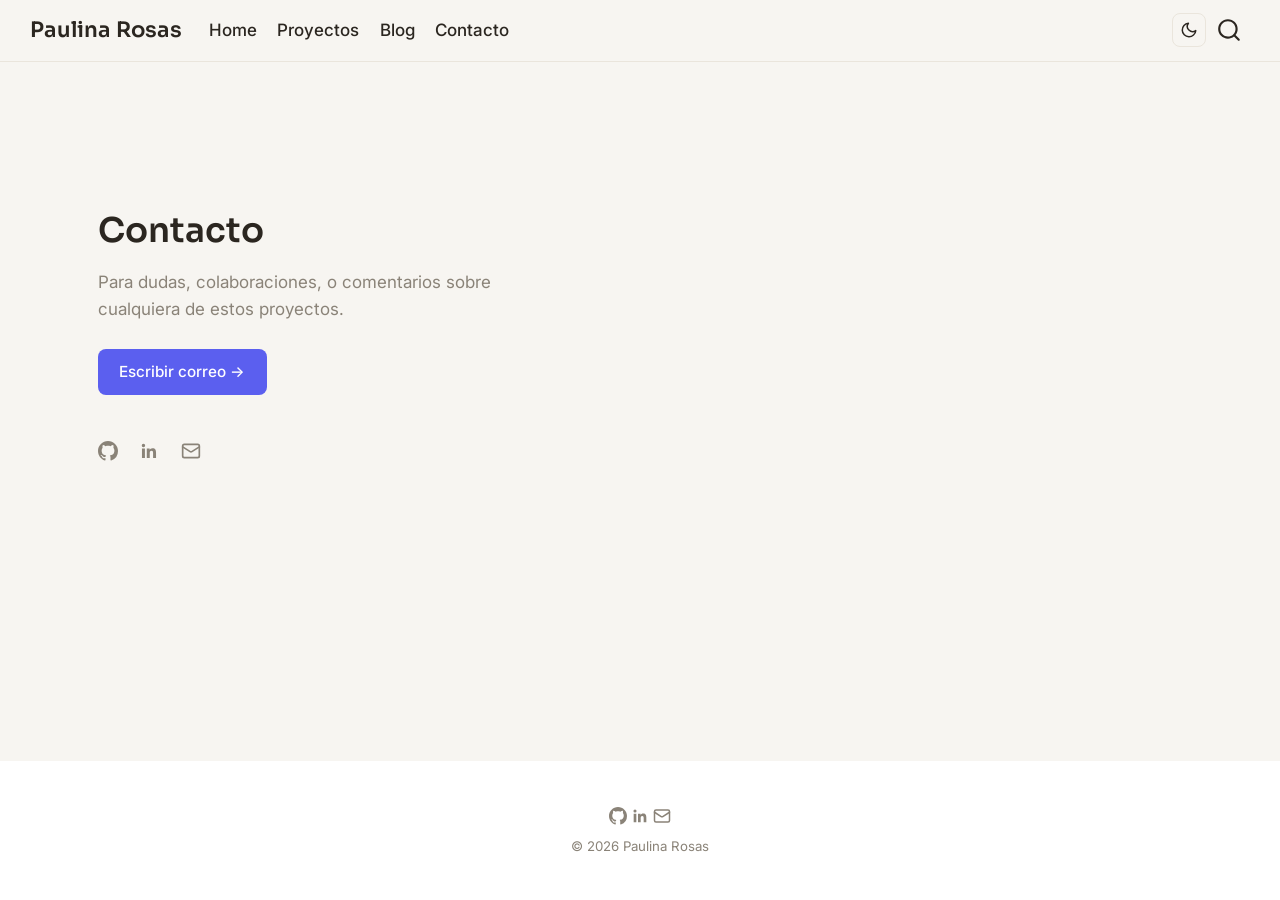
<file: docs/contacto.html>
<!DOCTYPE html>
<html xmlns="http://www.w3.org/1999/xhtml" lang="en" xml:lang="en"><head>

<meta charset="utf-8">
<meta name="generator" content="quarto-1.9.38">

<meta name="viewport" content="width=device-width, initial-scale=1.0, user-scalable=yes">


<title>Contacto – Paulina Rosas</title>
<style>
/* Default styles provided by pandoc.
** See https://pandoc.org/MANUAL.html#variables-for-html for config info.
*/
code{white-space: pre-wrap;}
span.smallcaps{font-variant: small-caps;}
div.columns{display: flex; gap: min(4vw, 1.5em);}
div.column{flex: auto; overflow-x: auto;}
div.hanging-indent{margin-left: 1.5em; text-indent: -1.5em;}
ul.task-list{list-style: none;}
ul.task-list li input[type="checkbox"] {
  width: 0.8em;
  margin: 0 0.8em 0.2em -1em; /* quarto-specific, see https://github.com/quarto-dev/quarto-cli/issues/4556 */ 
  vertical-align: middle;
}
</style>


<script src="site_libs/quarto-nav/quarto-nav.js"></script>
<script src="site_libs/quarto-nav/headroom.min.js"></script>
<script src="site_libs/clipboard/clipboard.min.js"></script>
<script src="site_libs/quarto-search/autocomplete.umd.js"></script>
<script src="site_libs/quarto-search/fuse.min.js"></script>
<script src="site_libs/quarto-search/quarto-search.js"></script>
<meta name="quarto:offset" content="./">
<script src="site_libs/quarto-html/quarto.js" type="module"></script>
<script src="site_libs/quarto-html/tabsets/tabsets.js" type="module"></script>
<script src="site_libs/quarto-html/popper.min.js"></script>
<script src="site_libs/quarto-html/tippy.umd.min.js"></script>
<script src="site_libs/quarto-html/anchor.min.js"></script>
<link href="site_libs/quarto-html/tippy.css" rel="stylesheet">
<link href="site_libs/quarto-html/quarto-syntax-highlighting-15634bcf2e68342d4ad2dfa704d543f6.css" rel="stylesheet" id="quarto-text-highlighting-styles">
<script src="site_libs/bootstrap/bootstrap.min.js"></script>
<link href="site_libs/bootstrap/bootstrap-icons.css" rel="stylesheet">
<link href="site_libs/bootstrap/bootstrap-9b45e8e720432f6ce5ecb7d60e0d6b2f.min.css" rel="stylesheet" append-hash="true" id="quarto-bootstrap" data-mode="light">
<script id="quarto-search-options" type="application/json">{
  "location": "navbar",
  "copy-button": false,
  "collapse-after": 3,
  "panel-placement": "end",
  "type": "overlay",
  "limit": 50,
  "keyboard-shortcut": [
    "f",
    "/",
    "s"
  ],
  "show-item-context": false,
  "language": {
    "search-no-results-text": "No results",
    "search-matching-documents-text": "matching documents",
    "search-copy-link-title": "Copy link to search",
    "search-hide-matches-text": "Hide additional matches",
    "search-more-match-text": "more match in this document",
    "search-more-matches-text": "more matches in this document",
    "search-clear-button-title": "Clear",
    "search-text-placeholder": "",
    "search-detached-cancel-button-title": "Cancel",
    "search-submit-button-title": "Submit",
    "search-label": "Search"
  }
}</script>


</head>

<body class="nav-fixed quarto-light">

<div id="quarto-search-results"></div>
  <header id="quarto-header" class="headroom fixed-top">
    <nav class="navbar navbar-expand-lg " data-bs-theme="dark">
      <div class="navbar-container container-fluid">
      <div class="navbar-brand-container mx-auto">
    <a class="navbar-brand" href="./index.html">
    <span class="navbar-title">Paulina Rosas</span>
    </a>
  </div>
            <div id="quarto-search" class="" title="Search"></div>
          <button class="navbar-toggler" type="button" data-bs-toggle="collapse" data-bs-target="#navbarCollapse" aria-controls="navbarCollapse" role="menu" aria-expanded="false" aria-label="Toggle navigation" onclick="if (window.quartoToggleHeadroom) { window.quartoToggleHeadroom(); }">
  <span class="navbar-toggler-icon"></span>
</button>
          <div class="collapse navbar-collapse" id="navbarCollapse">
            <ul class="navbar-nav navbar-nav-scroll me-auto">
  <li class="nav-item">
    <a class="nav-link" href="./index.html"> 
<span class="menu-text">Home</span></a>
  </li>  
  <li class="nav-item">
    <a class="nav-link" href="./proyectos.html"> 
<span class="menu-text">Proyectos</span></a>
  </li>  
  <li class="nav-item">
    <a class="nav-link" href="./blog.html"> 
<span class="menu-text">Blog</span></a>
  </li>  
  <li class="nav-item">
    <a class="nav-link active" href="./contacto.html" aria-current="page"> 
<span class="menu-text">Contacto</span></a>
  </li>  
</ul>
          </div> <!-- /navcollapse -->
            <div class="quarto-navbar-tools">
</div>
      </div> <!-- /container-fluid -->
    </nav>
</header>
<!-- content -->
<div id="quarto-content" class="quarto-container page-columns page-rows-contents page-layout-full page-navbar">
<!-- sidebar -->
<!-- margin-sidebar -->
    
<!-- main -->
<main class="content column-page" id="quarto-document-content"><header id="title-block-header" class="quarto-title-block"></header>




<section id="contacto" class="level1 contact-page">
<h1>Contacto</h1>
<p>Para dudas, colaboraciones, o comentarios sobre cualquiera de estos proyectos.</p>
<p><a href="mailto:pauabyys@gmail.com" class="btn-primary">Escribir correo →</a></p>
<div class="contact-icons">
<a href="https://github.com/pauabyys-commits" target="_blank" aria-label="GitHub"><svg width="20" height="20" viewbox="0 0 16 16"><path fill="currentColor" fill-rule="evenodd" d="M8 0C3.58 0 0 3.58 0 8c0 3.54 2.29 6.53 5.47 7.59.4.07.55-.17.55-.38 0-.19-.01-.82-.01-1.49-2.01.37-2.53-.49-2.69-.94-.09-.23-.48-.94-.82-1.13-.28-.15-.68-.52-.01-.53.63-.01 1.08.58 1.23.82.72 1.21 1.87.87 2.33.66.07-.52.28-.87.51-1.07-1.78-.2-3.64-.89-3.64-3.95 0-.87.31-1.59.82-2.15-.08-.2-.36-1.02.08-2.12 0 0 .67-.21 2.2.82.64-.18 1.32-.27 2-.27.68 0 1.36.09 2 .27 1.53-1.04 2.2-.82 2.2-.82.44 1.1.16 1.92.08 2.12.51.56.82 1.27.82 2.15 0 3.07-1.87 3.75-3.65 3.95.29.25.54.73.54 1.48 0 1.07-.01 1.93-.01 2.2 0 .21.15.46.55.38A8.01 8.01 0 0 0 16 8c0-4.42-3.58-8-8-8Z"></path></svg></a>
<a href="https://www.linkedin.com/in/paulina-rosas-ch%C3%A1vez-7b70b22ab" target="_blank" aria-label="LinkedIn"><svg width="20" height="20" viewbox="0 0 24 24"><path fill="currentColor" d="M20.447 20.452h-3.554v-5.569c0-1.328-.027-3.037-1.852-3.037-1.853 0-2.136 1.445-2.136 2.939v5.667H9.351V9h3.414v1.561h.046c.477-.9 1.637-1.85 3.37-1.85 3.601 0 4.267 2.37 4.267 5.455v6.286zM5.337 7.433a2.062 2.062 0 1 1 0-4.124 2.062 2.062 0 0 1 0 4.124zM7.114 20.452H3.558V9h3.556v11.452z"></path></svg></a>
<a href="mailto:pauabyys@gmail.com" aria-label="Email"><svg width="20" height="20" viewbox="0 0 24 24" fill="none" stroke="currentColor" stroke-width="2" stroke-linecap="round" stroke-linejoin="round"><rect x="2" y="4" width="20" height="16" rx="2"></rect><path d="m22 7-8.97 5.7a1.94 1.94 0 0 1-2.06 0L2 7"></path></svg></a>
</div>
</section>



</main> <!-- /main -->
<button id="theme-toggle" aria-label="Cambiar tema">

  <svg id="icon-sun" width="18" height="18" viewbox="0 0 24 24" fill="none" stroke="currentColor" stroke-width="2" stroke-linecap="round" stroke-linejoin="round">

    <circle cx="12" cy="12" r="5"></circle>

    <line x1="12" y1="1" x2="12" y2="3"></line>

    <line x1="12" y1="21" x2="12" y2="23"></line>

    <line x1="4.22" y1="4.22" x2="5.64" y2="5.64"></line>

    <line x1="18.36" y1="18.36" x2="19.78" y2="19.78"></line>

    <line x1="1" y1="12" x2="3" y2="12"></line>

    <line x1="21" y1="12" x2="23" y2="12"></line>

    <line x1="4.22" y1="19.78" x2="5.64" y2="18.36"></line>

    <line x1="18.36" y1="5.64" x2="19.78" y2="4.22"></line>

  </svg>

  <svg id="icon-moon" width="18" height="18" viewbox="0 0 24 24" fill="none" stroke="currentColor" stroke-width="2" stroke-linecap="round" stroke-linejoin="round">

    <path d="M21 12.79A9 9 0 1 1 11.21 3 7 7 0 0 0 21 12.79z"></path>

  </svg>

</button>



<script>

(function () {

  var btn = document.getElementById("theme-toggle");

  var navbarNav = document.querySelector(".navbar-nav.navbar-nav-scroll") || document.querySelector(".navbar .navbar-nav");



  // Mueve el boton dentro del navbar, al final

  if (navbarNav && navbarNav.parentElement) {

    navbarNav.parentElement.appendChild(btn);

  }



  // Aplica el tema guardado (o claro por defecto)

  var savedTheme = localStorage.getItem("theme") || "light";

  if (savedTheme === "dark") {

    document.documentElement.setAttribute("data-theme", "dark");

  }

  updateIcon(savedTheme);



  btn.addEventListener("click", function () {

    var current = document.documentElement.getAttribute("data-theme") === "dark" ? "dark" : "light";

    var next = current === "dark" ? "light" : "dark";



    if (next === "dark") {

      document.documentElement.setAttribute("data-theme", "dark");

    } else {

      document.documentElement.removeAttribute("data-theme");

    }



    localStorage.setItem("theme", next);

    updateIcon(next);

  });



  function updateIcon(theme) {

    document.getElementById("icon-sun").style.display = theme === "dark" ? "block" : "none";

    document.getElementById("icon-moon").style.display = theme === "dark" ? "none" : "block";

  }

})();

</script>
<script src="./js/main.js"></script>
<script id="quarto-html-after-body" type="application/javascript">
  window.document.addEventListener("DOMContentLoaded", function (event) {
    const icon = "";
    const anchorJS = new window.AnchorJS();
    anchorJS.options = {
      placement: 'right',
      icon: icon
    };
    anchorJS.add('.anchored');
    const isCodeAnnotation = (el) => {
      for (const clz of el.classList) {
        if (clz.startsWith('code-annotation-')) {                     
          return true;
        }
      }
      return false;
    }
    const onCopySuccess = function(e) {
      // button target
      const button = e.trigger;
      // don't keep focus
      button.blur();
      // flash "checked"
      button.classList.add('code-copy-button-checked');
      var currentTitle = button.getAttribute("title");
      button.setAttribute("title", "Copied!");
      let tooltip;
      if (window.bootstrap) {
        button.setAttribute("data-bs-toggle", "tooltip");
        button.setAttribute("data-bs-placement", "left");
        button.setAttribute("data-bs-title", "Copied!");
        tooltip = new bootstrap.Tooltip(button, 
          { trigger: "manual", 
            customClass: "code-copy-button-tooltip",
            offset: [0, -8]});
        tooltip.show();    
      }
      setTimeout(function() {
        if (tooltip) {
          tooltip.hide();
          button.removeAttribute("data-bs-title");
          button.removeAttribute("data-bs-toggle");
          button.removeAttribute("data-bs-placement");
        }
        button.setAttribute("title", currentTitle);
        button.classList.remove('code-copy-button-checked');
      }, 1000);
      // clear code selection
      e.clearSelection();
    }
    const getTextToCopy = function(trigger) {
      const outerScaffold = trigger.parentElement.cloneNode(true);
      const codeEl = outerScaffold.querySelector('code');
      for (const childEl of codeEl.children) {
        if (isCodeAnnotation(childEl)) {
          childEl.remove();
        }
      }
      return codeEl.innerText;
    }
    const clipboard = new window.ClipboardJS('.code-copy-button:not([data-in-quarto-modal])', {
      text: getTextToCopy
    });
    clipboard.on('success', onCopySuccess);
    if (window.document.getElementById('quarto-embedded-source-code-modal')) {
      const clipboardModal = new window.ClipboardJS('.code-copy-button[data-in-quarto-modal]', {
        text: getTextToCopy,
        container: window.document.getElementById('quarto-embedded-source-code-modal')
      });
      clipboardModal.on('success', onCopySuccess);
    }
      var localhostRegex = new RegExp(/^(?:http|https):\/\/localhost\:?[0-9]*\//);
      var mailtoRegex = new RegExp(/^mailto:/);
        var filterRegex = new RegExp('/' + window.location.host + '/');
      var isInternal = (href) => {
          return filterRegex.test(href) || localhostRegex.test(href) || mailtoRegex.test(href);
      }
      // Inspect non-navigation links and adorn them if external
     var links = window.document.querySelectorAll('a[href]:not(.nav-link):not(.navbar-brand):not(.toc-action):not(.sidebar-link):not(.sidebar-item-toggle):not(.pagination-link):not(.no-external):not([aria-hidden]):not(.dropdown-item):not(.quarto-navigation-tool):not(.about-link)');
      for (var i=0; i<links.length; i++) {
        const link = links[i];
        if (!isInternal(link.href)) {
          // undo the damage that might have been done by quarto-nav.js in the case of
          // links that we want to consider external
          if (link.dataset.originalHref !== undefined) {
            link.href = link.dataset.originalHref;
          }
        }
      }
    function tippyHover(el, contentFn, onTriggerFn, onUntriggerFn) {
      const config = {
        allowHTML: true,
        maxWidth: 500,
        delay: 100,
        arrow: false,
        appendTo: function(el) {
            return el.parentElement;
        },
        interactive: true,
        interactiveBorder: 10,
        theme: 'quarto',
        placement: 'bottom-start',
      };
      if (contentFn) {
        config.content = contentFn;
      }
      if (onTriggerFn) {
        config.onTrigger = onTriggerFn;
      }
      if (onUntriggerFn) {
        config.onUntrigger = onUntriggerFn;
      }
      window.tippy(el, config); 
    }
    const noterefs = window.document.querySelectorAll('a[role="doc-noteref"]');
    for (var i=0; i<noterefs.length; i++) {
      const ref = noterefs[i];
      tippyHover(ref, function() {
        // use id or data attribute instead here
        let href = ref.getAttribute('data-footnote-href') || ref.getAttribute('href');
        try { href = new URL(href).hash; } catch {}
        const id = href.replace(/^#\/?/, "");
        const note = window.document.getElementById(id);
        if (note) {
          return note.innerHTML;
        } else {
          return "";
        }
      });
    }
    const xrefs = window.document.querySelectorAll('a.quarto-xref');
    const processXRef = (id, note) => {
      // Strip column container classes
      const stripColumnClz = (el) => {
        el.classList.remove("page-full", "page-columns");
        if (el.children) {
          for (const child of el.children) {
            stripColumnClz(child);
          }
        }
      }
      stripColumnClz(note)
      if (id === null || id.startsWith('sec-')) {
        // Special case sections, only their first couple elements
        const container = document.createElement("div");
        if (note.children && note.children.length > 2) {
          container.appendChild(note.children[0].cloneNode(true));
          for (let i = 1; i < note.children.length; i++) {
            const child = note.children[i];
            if (child.tagName === "P" && child.innerText === "") {
              continue;
            } else {
              container.appendChild(child.cloneNode(true));
              break;
            }
          }
          if (window.Quarto?.typesetMath) {
            window.Quarto.typesetMath(container);
          }
          return container.innerHTML
        } else {
          if (window.Quarto?.typesetMath) {
            window.Quarto.typesetMath(note);
          }
          return note.innerHTML;
        }
      } else {
        // Remove any anchor links if they are present
        const anchorLink = note.querySelector('a.anchorjs-link');
        if (anchorLink) {
          anchorLink.remove();
        }
        if (window.Quarto?.typesetMath) {
          window.Quarto.typesetMath(note);
        }
        if (note.classList.contains("callout")) {
          return note.outerHTML;
        } else {
          return note.innerHTML;
        }
      }
    }
    for (var i=0; i<xrefs.length; i++) {
      const xref = xrefs[i];
      tippyHover(xref, undefined, function(instance) {
        instance.disable();
        let url = xref.getAttribute('href');
        let hash = undefined; 
        if (url.startsWith('#')) {
          hash = url;
        } else {
          try { hash = new URL(url).hash; } catch {}
        }
        if (hash) {
          const id = hash.replace(/^#\/?/, "");
          const note = window.document.getElementById(id);
          if (note !== null) {
            try {
              const html = processXRef(id, note.cloneNode(true));
              instance.setContent(html);
            } finally {
              instance.enable();
              instance.show();
            }
          } else {
            // See if we can fetch this
            fetch(url.split('#')[0])
            .then(res => res.text())
            .then(html => {
              const parser = new DOMParser();
              const htmlDoc = parser.parseFromString(html, "text/html");
              const note = htmlDoc.getElementById(id);
              if (note !== null) {
                const html = processXRef(id, note);
                instance.setContent(html);
              } 
            }).finally(() => {
              instance.enable();
              instance.show();
            });
          }
        } else {
          // See if we can fetch a full url (with no hash to target)
          // This is a special case and we should probably do some content thinning / targeting
          fetch(url)
          .then(res => res.text())
          .then(html => {
            const parser = new DOMParser();
            const htmlDoc = parser.parseFromString(html, "text/html");
            const note = htmlDoc.querySelector('main.content');
            if (note !== null) {
              // This should only happen for chapter cross references
              // (since there is no id in the URL)
              // remove the first header
              if (note.children.length > 0 && note.children[0].tagName === "HEADER") {
                note.children[0].remove();
              }
              const html = processXRef(null, note);
              instance.setContent(html);
            } 
          }).finally(() => {
            instance.enable();
            instance.show();
          });
        }
      }, function(instance) {
      });
    }
        let selectedAnnoteEl;
        const selectorForAnnotation = ( cell, annotation) => {
          let cellAttr = 'data-code-cell="' + cell + '"';
          let lineAttr = 'data-code-annotation="' +  annotation + '"';
          const selector = 'span[' + cellAttr + '][' + lineAttr + ']';
          return selector;
        }
        const selectCodeLines = (annoteEl) => {
          const doc = window.document;
          const targetCell = annoteEl.getAttribute("data-target-cell");
          const targetAnnotation = annoteEl.getAttribute("data-target-annotation");
          const annoteSpan = window.document.querySelector(selectorForAnnotation(targetCell, targetAnnotation));
          const lines = annoteSpan.getAttribute("data-code-lines").split(",");
          const lineIds = lines.map((line) => {
            return targetCell + "-" + line;
          })
          let top = null;
          let height = null;
          let parent = null;
          if (lineIds.length > 0) {
              //compute the position of the single el (top and bottom and make a div)
              const el = window.document.getElementById(lineIds[0]);
              top = el.offsetTop;
              height = el.offsetHeight;
              parent = el.parentElement.parentElement;
            if (lineIds.length > 1) {
              const lastEl = window.document.getElementById(lineIds[lineIds.length - 1]);
              const bottom = lastEl.offsetTop + lastEl.offsetHeight;
              height = bottom - top;
            }
            if (top !== null && height !== null && parent !== null) {
              // cook up a div (if necessary) and position it 
              let div = window.document.getElementById("code-annotation-line-highlight");
              if (div === null) {
                div = window.document.createElement("div");
                div.setAttribute("id", "code-annotation-line-highlight");
                div.style.position = 'absolute';
                parent.appendChild(div);
              }
              div.style.top = top - 2 + "px";
              div.style.height = height + 4 + "px";
              div.style.left = 0;
              let gutterDiv = window.document.getElementById("code-annotation-line-highlight-gutter");
              if (gutterDiv === null) {
                gutterDiv = window.document.createElement("div");
                gutterDiv.setAttribute("id", "code-annotation-line-highlight-gutter");
                gutterDiv.style.position = 'absolute';
                const codeCell = window.document.getElementById(targetCell);
                const gutter = codeCell.querySelector('.code-annotation-gutter');
                gutter.appendChild(gutterDiv);
              }
              gutterDiv.style.top = top - 2 + "px";
              gutterDiv.style.height = height + 4 + "px";
            }
            selectedAnnoteEl = annoteEl;
          }
        };
        const unselectCodeLines = () => {
          const elementsIds = ["code-annotation-line-highlight", "code-annotation-line-highlight-gutter"];
          elementsIds.forEach((elId) => {
            const div = window.document.getElementById(elId);
            if (div) {
              div.remove();
            }
          });
          selectedAnnoteEl = undefined;
        };
          // Handle positioning of the toggle
      window.addEventListener(
        "resize",
        throttle(() => {
          elRect = undefined;
          if (selectedAnnoteEl) {
            selectCodeLines(selectedAnnoteEl);
          }
        }, 10)
      );
      function throttle(fn, ms) {
      let throttle = false;
      let timer;
        return (...args) => {
          if(!throttle) { // first call gets through
              fn.apply(this, args);
              throttle = true;
          } else { // all the others get throttled
              if(timer) clearTimeout(timer); // cancel #2
              timer = setTimeout(() => {
                fn.apply(this, args);
                timer = throttle = false;
              }, ms);
          }
        };
      }
        // Attach click handler to the DT
        const annoteDls = window.document.querySelectorAll('dt[data-target-cell]');
        for (const annoteDlNode of annoteDls) {
          annoteDlNode.addEventListener('click', (event) => {
            const clickedEl = event.target;
            if (clickedEl !== selectedAnnoteEl) {
              unselectCodeLines();
              const activeEl = window.document.querySelector('dt[data-target-cell].code-annotation-active');
              if (activeEl) {
                activeEl.classList.remove('code-annotation-active');
              }
              selectCodeLines(clickedEl);
              clickedEl.classList.add('code-annotation-active');
            } else {
              // Unselect the line
              unselectCodeLines();
              clickedEl.classList.remove('code-annotation-active');
            }
          });
        }
    const findCites = (el) => {
      const parentEl = el.parentElement;
      if (parentEl) {
        const cites = parentEl.dataset.cites;
        if (cites) {
          return {
            el,
            cites: cites.split(' ')
          };
        } else {
          return findCites(el.parentElement)
        }
      } else {
        return undefined;
      }
    };
    var bibliorefs = window.document.querySelectorAll('a[role="doc-biblioref"]');
    for (var i=0; i<bibliorefs.length; i++) {
      const ref = bibliorefs[i];
      const citeInfo = findCites(ref);
      if (citeInfo) {
        tippyHover(citeInfo.el, function() {
          var popup = window.document.createElement('div');
          citeInfo.cites.forEach(function(cite) {
            var citeDiv = window.document.createElement('div');
            citeDiv.classList.add('hanging-indent');
            citeDiv.classList.add('csl-entry');
            var biblioDiv = window.document.getElementById('ref-' + cite);
            if (biblioDiv) {
              citeDiv.innerHTML = biblioDiv.innerHTML;
            }
            popup.appendChild(citeDiv);
          });
          return popup.innerHTML;
        });
      }
    }
  });
  </script>
</div> <!-- /content -->
<footer class="footer">
  <div class="nav-footer">
    <div class="nav-footer-left">
      &nbsp;
    </div>   
    <div class="nav-footer-center">
<div class="site-footer">
<div class="footer-icons">
<p><a href="https://github.com/pauabyys-commits" target="_blank" aria-label="GitHub"><svg width="18" height="18" viewbox="0 0 16 16"><path fill="currentColor" fill-rule="evenodd" d="M8 0C3.58 0 0 3.58 0 8c0 3.54 2.29 6.53 5.47 7.59.4.07.55-.17.55-.38 0-.19-.01-.82-.01-1.49-2.01.37-2.53-.49-2.69-.94-.09-.23-.48-.94-.82-1.13-.28-.15-.68-.52-.01-.53.63-.01 1.08.58 1.23.82.72 1.21 1.87.87 2.33.66.07-.52.28-.87.51-1.07-1.78-.2-3.64-.89-3.64-3.95 0-.87.31-1.59.82-2.15-.08-.2-.36-1.02.08-2.12 0 0 .67-.21 2.2.82.64-.18 1.32-.27 2-.27.68 0 1.36.09 2 .27 1.53-1.04 2.2-.82 2.2-.82.44 1.1.16 1.92.08 2.12.51.56.82 1.27.82 2.15 0 3.07-1.87 3.75-3.65 3.95.29.25.54.73.54 1.48 0 1.07-.01 1.93-.01 2.2 0 .21.15.46.55.38A8.01 8.01 0 0 0 16 8c0-4.42-3.58-8-8-8Z"></path></svg></a> <a href="https://www.linkedin.com/in/paulina-rosas-ch%C3%A1vez-7b70b22ab" target="_blank" aria-label="LinkedIn"><svg width="18" height="18" viewbox="0 0 24 24"><path fill="currentColor" d="M20.447 20.452h-3.554v-5.569c0-1.328-.027-3.037-1.852-3.037-1.853 0-2.136 1.445-2.136 2.939v5.667H9.351V9h3.414v1.561h.046c.477-.9 1.637-1.85 3.37-1.85 3.601 0 4.267 2.37 4.267 5.455v6.286zM5.337 7.433a2.062 2.062 0 1 1 0-4.124 2.062 2.062 0 0 1 0 4.124zM7.114 20.452H3.558V9h3.556v11.452z"></path></svg></a> <a href="mailto:pauabyys@gmail.com" aria-label="Email"><svg width="18" height="18" viewbox="0 0 24 24" fill="none" stroke="currentColor" stroke-width="2" stroke-linecap="round" stroke-linejoin="round"><rect x="2" y="4" width="20" height="16" rx="2"></rect><path d="m22 7-8.97 5.7a1.94 1.94 0 0 1-2.06 0L2 7"></path></svg></a></p>
</div>
<p class="footer-copy">
© 2026 Paulina Rosas
</p>
</div>
</div>
    <div class="nav-footer-right">
      &nbsp;
    </div>
  </div>
</footer>




</body></html>
</file>
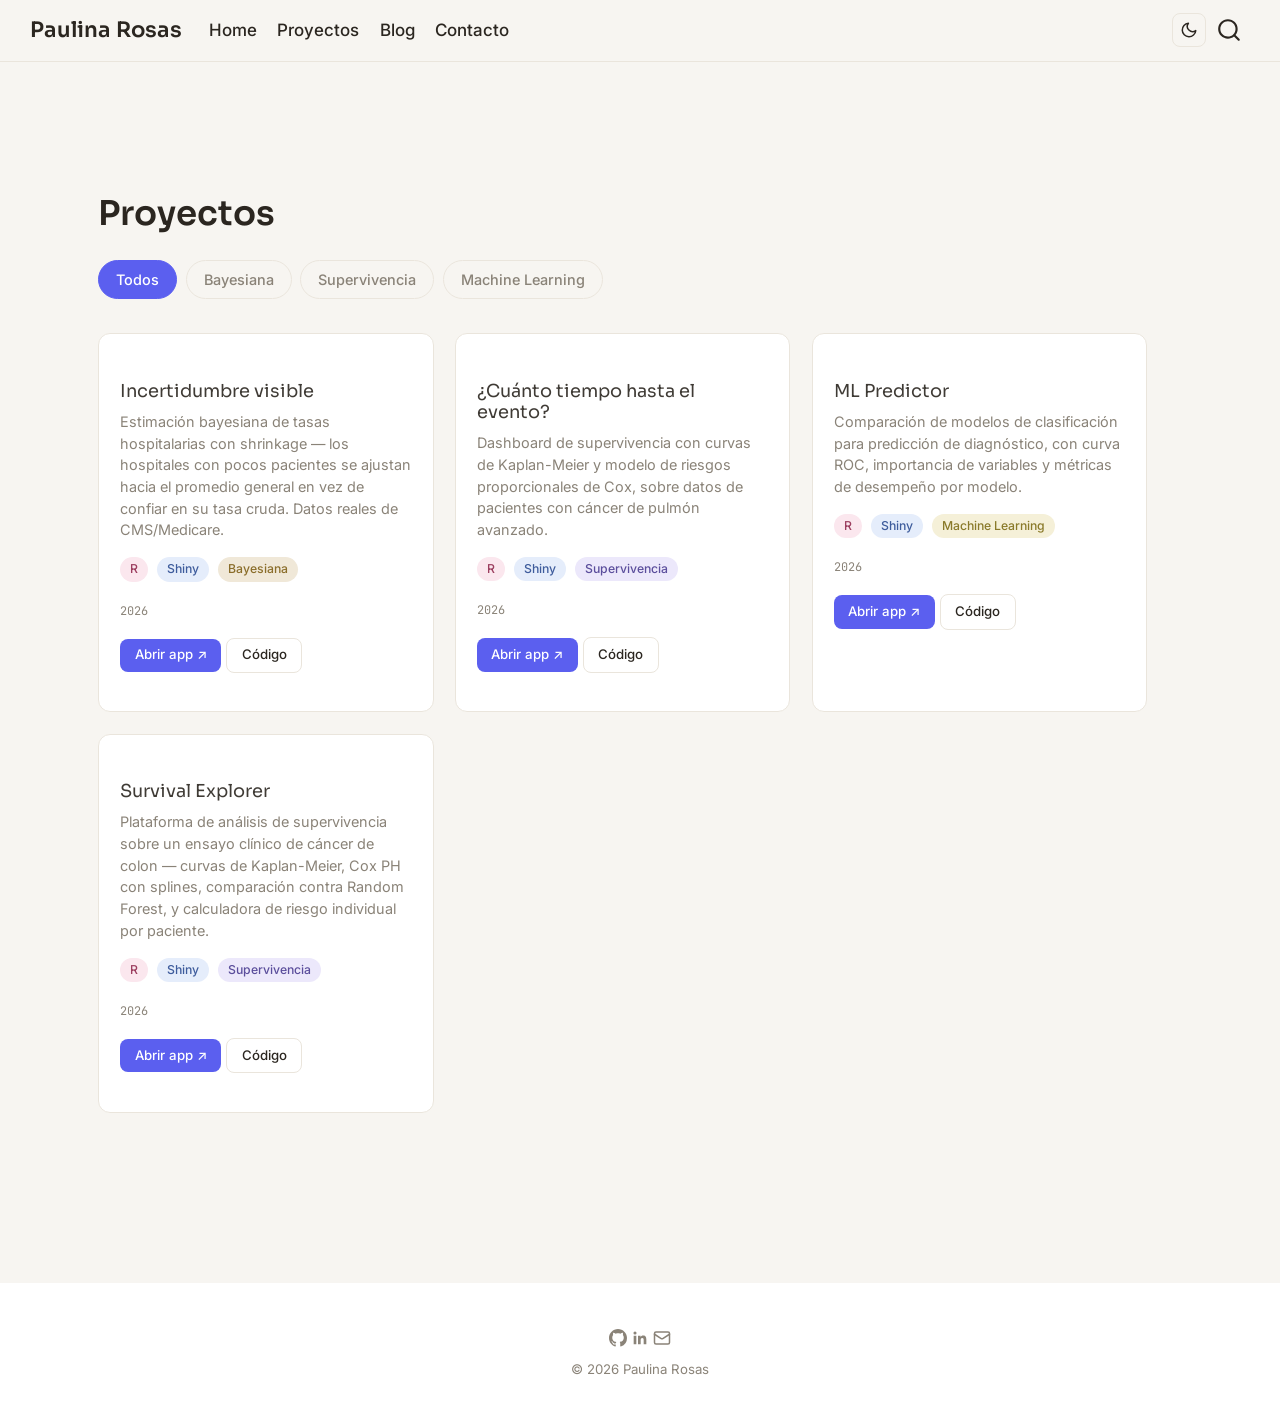
<file: docs/proyectos.html>
<!DOCTYPE html>
<html xmlns="http://www.w3.org/1999/xhtml" lang="en" xml:lang="en"><head>

<meta charset="utf-8">
<meta name="generator" content="quarto-1.9.38">

<meta name="viewport" content="width=device-width, initial-scale=1.0, user-scalable=yes">


<title>Proyectos – Paulina Rosas</title>
<style>
/* Default styles provided by pandoc.
** See https://pandoc.org/MANUAL.html#variables-for-html for config info.
*/
code{white-space: pre-wrap;}
span.smallcaps{font-variant: small-caps;}
div.columns{display: flex; gap: min(4vw, 1.5em);}
div.column{flex: auto; overflow-x: auto;}
div.hanging-indent{margin-left: 1.5em; text-indent: -1.5em;}
ul.task-list{list-style: none;}
ul.task-list li input[type="checkbox"] {
  width: 0.8em;
  margin: 0 0.8em 0.2em -1em; /* quarto-specific, see https://github.com/quarto-dev/quarto-cli/issues/4556 */ 
  vertical-align: middle;
}
</style>


<script src="site_libs/quarto-nav/quarto-nav.js"></script>
<script src="site_libs/quarto-nav/headroom.min.js"></script>
<script src="site_libs/clipboard/clipboard.min.js"></script>
<script src="site_libs/quarto-search/autocomplete.umd.js"></script>
<script src="site_libs/quarto-search/fuse.min.js"></script>
<script src="site_libs/quarto-search/quarto-search.js"></script>
<meta name="quarto:offset" content="./">
<script src="site_libs/quarto-html/quarto.js" type="module"></script>
<script src="site_libs/quarto-html/tabsets/tabsets.js" type="module"></script>
<script src="site_libs/quarto-html/popper.min.js"></script>
<script src="site_libs/quarto-html/tippy.umd.min.js"></script>
<script src="site_libs/quarto-html/anchor.min.js"></script>
<link href="site_libs/quarto-html/tippy.css" rel="stylesheet">
<link href="site_libs/quarto-html/quarto-syntax-highlighting-15634bcf2e68342d4ad2dfa704d543f6.css" rel="stylesheet" id="quarto-text-highlighting-styles">
<script src="site_libs/bootstrap/bootstrap.min.js"></script>
<link href="site_libs/bootstrap/bootstrap-icons.css" rel="stylesheet">
<link href="site_libs/bootstrap/bootstrap-9b45e8e720432f6ce5ecb7d60e0d6b2f.min.css" rel="stylesheet" append-hash="true" id="quarto-bootstrap" data-mode="light">
<script id="quarto-search-options" type="application/json">{
  "location": "navbar",
  "copy-button": false,
  "collapse-after": 3,
  "panel-placement": "end",
  "type": "overlay",
  "limit": 50,
  "keyboard-shortcut": [
    "f",
    "/",
    "s"
  ],
  "show-item-context": false,
  "language": {
    "search-no-results-text": "No results",
    "search-matching-documents-text": "matching documents",
    "search-copy-link-title": "Copy link to search",
    "search-hide-matches-text": "Hide additional matches",
    "search-more-match-text": "more match in this document",
    "search-more-matches-text": "more matches in this document",
    "search-clear-button-title": "Clear",
    "search-text-placeholder": "",
    "search-detached-cancel-button-title": "Cancel",
    "search-submit-button-title": "Submit",
    "search-label": "Search"
  }
}</script>


</head>

<body class="nav-fixed quarto-light">

<div id="quarto-search-results"></div>
  <header id="quarto-header" class="headroom fixed-top">
    <nav class="navbar navbar-expand-lg " data-bs-theme="dark">
      <div class="navbar-container container-fluid">
      <div class="navbar-brand-container mx-auto">
    <a class="navbar-brand" href="./index.html">
    <span class="navbar-title">Paulina Rosas</span>
    </a>
  </div>
            <div id="quarto-search" class="" title="Search"></div>
          <button class="navbar-toggler" type="button" data-bs-toggle="collapse" data-bs-target="#navbarCollapse" aria-controls="navbarCollapse" role="menu" aria-expanded="false" aria-label="Toggle navigation" onclick="if (window.quartoToggleHeadroom) { window.quartoToggleHeadroom(); }">
  <span class="navbar-toggler-icon"></span>
</button>
          <div class="collapse navbar-collapse" id="navbarCollapse">
            <ul class="navbar-nav navbar-nav-scroll me-auto">
  <li class="nav-item">
    <a class="nav-link" href="./index.html"> 
<span class="menu-text">Home</span></a>
  </li>  
  <li class="nav-item">
    <a class="nav-link active" href="./proyectos.html" aria-current="page"> 
<span class="menu-text">Proyectos</span></a>
  </li>  
  <li class="nav-item">
    <a class="nav-link" href="./blog.html"> 
<span class="menu-text">Blog</span></a>
  </li>  
  <li class="nav-item">
    <a class="nav-link" href="./contacto.html"> 
<span class="menu-text">Contacto</span></a>
  </li>  
</ul>
          </div> <!-- /navcollapse -->
            <div class="quarto-navbar-tools">
</div>
      </div> <!-- /container-fluid -->
    </nav>
</header>
<!-- content -->
<div id="quarto-content" class="quarto-container page-columns page-rows-contents page-layout-full page-navbar">
<!-- sidebar -->
<!-- margin-sidebar -->
    
<!-- main -->
<main class="content column-page" id="quarto-document-content"><header id="title-block-header" class="quarto-title-block"></header>




<section id="proyectos" class="level1 projects-page">
<h1>Proyectos</h1>
<div class="filter-bar">
<button class="filter-btn active" data-filter="all">
Todos
</button>
<button class="filter-btn" data-filter="bayesiana">
Bayesiana
</button>
<button class="filter-btn" data-filter="supervivencia">
Supervivencia
</button>
<button class="filter-btn" data-filter="ml">
Machine Learning
</button>
</div>
<div class="project-grid">
<section id="incertidumbre-visible" class="level4 project-card" data-category="bayesiana">
<h4 class="anchored" data-anchor-id="incertidumbre-visible"><a href="./proyectos/incertidumbre-visible.html">Incertidumbre visible</a></h4>
<p>Estimación bayesiana de tasas hospitalarias con shrinkage — los hospitales con pocos pacientes se ajustan hacia el promedio general en vez de confiar en su tasa cruda. Datos reales de CMS/Medicare.</p>
<div class="project-tags">
<p><span class="tag tag-r">R</span> <span class="tag tag-shiny">Shiny</span> <span class="tag tag-bayes">Bayesiana</span></p>
</div>
<div class="project-meta">
<p>2026</p>
</div>
<div class="project-actions">
<p><a href="https://yzz9kd-pau-rosas.shinyapps.io/incertidumbre-visible/" class="btn-primary" target="_blank">Abrir app ↗</a> <a href="https://github.com/pauabyys-commits/incertidumbre-visible" class="btn-secondary" target="_blank">Código</a></p>
</div>
</section>
<section id="cuánto-tiempo-hasta-el-evento" class="level4 project-card" data-category="supervivencia">
<h4 class="anchored" data-anchor-id="cuánto-tiempo-hasta-el-evento"><a href="./proyectos/supervivencia-cox.html">¿Cuánto tiempo hasta el evento?</a></h4>
<p>Dashboard de supervivencia con curvas de Kaplan-Meier y modelo de riesgos proporcionales de Cox, sobre datos de pacientes con cáncer de pulmón avanzado.</p>
<div class="project-tags">
<p><span class="tag tag-r">R</span> <span class="tag tag-shiny">Shiny</span> <span class="tag tag-surv">Supervivencia</span></p>
</div>
<div class="project-meta">
<p>2026</p>
</div>
<div class="project-actions">
<p><a href="https://yzz9kd-pau-rosas.shinyapps.io/supervivencia-cox/" class="btn-primary" target="_blank">Abrir app ↗</a> <a href="https://github.com/pauabyys-commits/supervivencia-cox" class="btn-secondary" target="_blank">Código</a></p>
</div>
</section>
<section id="ml-predictor" class="level4 project-card" data-category="ml">
<h4 class="anchored" data-anchor-id="ml-predictor"><a href="./proyectos/predictor-ml.html">ML Predictor</a></h4>
<p>Comparación de modelos de clasificación para predicción de diagnóstico, con curva ROC, importancia de variables y métricas de desempeño por modelo.</p>
<div class="project-tags">
<p><span class="tag tag-r">R</span> <span class="tag tag-shiny">Shiny</span> <span class="tag tag-ml">Machine Learning</span></p>
</div>
<div class="project-meta">
<p>2026</p>
</div>
<div class="project-actions">
<p><a href="https://yzz9kd-pau-rosas.shinyapps.io/predictor-ml/" class="btn-primary" target="_blank">Abrir app ↗</a> <a href="https://github.com/pauabyys-commits/predictor-ml" class="btn-secondary" target="_blank">Código</a></p>
</div>
</section>
<section id="survival-explorer" class="level4 project-card" data-category="supervivencia">
<h4 class="anchored" data-anchor-id="survival-explorer"><a href="./proyectos/survival-explorer.html">Survival Explorer</a></h4>
<p>Plataforma de análisis de supervivencia sobre un ensayo clínico de cáncer de colon — curvas de Kaplan-Meier, Cox PH con splines, comparación contra Random Forest, y calculadora de riesgo individual por paciente.</p>
<div class="project-tags">
<p><span class="tag tag-r">R</span> <span class="tag tag-shiny">Shiny</span> <span class="tag tag-surv">Supervivencia</span></p>
</div>
<div class="project-meta">
<p>2026</p>
</div>
<div class="project-actions">
<p><a href="https://yzz9kd-pau-rosas.shinyapps.io/survival-explorer/" class="btn-primary" target="_blank">Abrir app ↗</a> <a href="https://github.com/pauabyys-commits/survival-explorer" class="btn-secondary" target="_blank">Código</a></p>
</div>
</section>
</div>
</section>



</main> <!-- /main -->
<button id="theme-toggle" aria-label="Cambiar tema">

  <svg id="icon-sun" width="18" height="18" viewbox="0 0 24 24" fill="none" stroke="currentColor" stroke-width="2" stroke-linecap="round" stroke-linejoin="round">

    <circle cx="12" cy="12" r="5"></circle>

    <line x1="12" y1="1" x2="12" y2="3"></line>

    <line x1="12" y1="21" x2="12" y2="23"></line>

    <line x1="4.22" y1="4.22" x2="5.64" y2="5.64"></line>

    <line x1="18.36" y1="18.36" x2="19.78" y2="19.78"></line>

    <line x1="1" y1="12" x2="3" y2="12"></line>

    <line x1="21" y1="12" x2="23" y2="12"></line>

    <line x1="4.22" y1="19.78" x2="5.64" y2="18.36"></line>

    <line x1="18.36" y1="5.64" x2="19.78" y2="4.22"></line>

  </svg>

  <svg id="icon-moon" width="18" height="18" viewbox="0 0 24 24" fill="none" stroke="currentColor" stroke-width="2" stroke-linecap="round" stroke-linejoin="round">

    <path d="M21 12.79A9 9 0 1 1 11.21 3 7 7 0 0 0 21 12.79z"></path>

  </svg>

</button>



<script>

(function () {

  var btn = document.getElementById("theme-toggle");

  var navbarNav = document.querySelector(".navbar-nav.navbar-nav-scroll") || document.querySelector(".navbar .navbar-nav");



  // Mueve el boton dentro del navbar, al final

  if (navbarNav && navbarNav.parentElement) {

    navbarNav.parentElement.appendChild(btn);

  }



  // Aplica el tema guardado (o claro por defecto)

  var savedTheme = localStorage.getItem("theme") || "light";

  if (savedTheme === "dark") {

    document.documentElement.setAttribute("data-theme", "dark");

  }

  updateIcon(savedTheme);



  btn.addEventListener("click", function () {

    var current = document.documentElement.getAttribute("data-theme") === "dark" ? "dark" : "light";

    var next = current === "dark" ? "light" : "dark";



    if (next === "dark") {

      document.documentElement.setAttribute("data-theme", "dark");

    } else {

      document.documentElement.removeAttribute("data-theme");

    }



    localStorage.setItem("theme", next);

    updateIcon(next);

  });



  function updateIcon(theme) {

    document.getElementById("icon-sun").style.display = theme === "dark" ? "block" : "none";

    document.getElementById("icon-moon").style.display = theme === "dark" ? "none" : "block";

  }

})();

</script>
<script src="./js/main.js"></script>
<script id="quarto-html-after-body" type="application/javascript">
  window.document.addEventListener("DOMContentLoaded", function (event) {
    const icon = "";
    const anchorJS = new window.AnchorJS();
    anchorJS.options = {
      placement: 'right',
      icon: icon
    };
    anchorJS.add('.anchored');
    const isCodeAnnotation = (el) => {
      for (const clz of el.classList) {
        if (clz.startsWith('code-annotation-')) {                     
          return true;
        }
      }
      return false;
    }
    const onCopySuccess = function(e) {
      // button target
      const button = e.trigger;
      // don't keep focus
      button.blur();
      // flash "checked"
      button.classList.add('code-copy-button-checked');
      var currentTitle = button.getAttribute("title");
      button.setAttribute("title", "Copied!");
      let tooltip;
      if (window.bootstrap) {
        button.setAttribute("data-bs-toggle", "tooltip");
        button.setAttribute("data-bs-placement", "left");
        button.setAttribute("data-bs-title", "Copied!");
        tooltip = new bootstrap.Tooltip(button, 
          { trigger: "manual", 
            customClass: "code-copy-button-tooltip",
            offset: [0, -8]});
        tooltip.show();    
      }
      setTimeout(function() {
        if (tooltip) {
          tooltip.hide();
          button.removeAttribute("data-bs-title");
          button.removeAttribute("data-bs-toggle");
          button.removeAttribute("data-bs-placement");
        }
        button.setAttribute("title", currentTitle);
        button.classList.remove('code-copy-button-checked');
      }, 1000);
      // clear code selection
      e.clearSelection();
    }
    const getTextToCopy = function(trigger) {
      const outerScaffold = trigger.parentElement.cloneNode(true);
      const codeEl = outerScaffold.querySelector('code');
      for (const childEl of codeEl.children) {
        if (isCodeAnnotation(childEl)) {
          childEl.remove();
        }
      }
      return codeEl.innerText;
    }
    const clipboard = new window.ClipboardJS('.code-copy-button:not([data-in-quarto-modal])', {
      text: getTextToCopy
    });
    clipboard.on('success', onCopySuccess);
    if (window.document.getElementById('quarto-embedded-source-code-modal')) {
      const clipboardModal = new window.ClipboardJS('.code-copy-button[data-in-quarto-modal]', {
        text: getTextToCopy,
        container: window.document.getElementById('quarto-embedded-source-code-modal')
      });
      clipboardModal.on('success', onCopySuccess);
    }
      var localhostRegex = new RegExp(/^(?:http|https):\/\/localhost\:?[0-9]*\//);
      var mailtoRegex = new RegExp(/^mailto:/);
        var filterRegex = new RegExp('/' + window.location.host + '/');
      var isInternal = (href) => {
          return filterRegex.test(href) || localhostRegex.test(href) || mailtoRegex.test(href);
      }
      // Inspect non-navigation links and adorn them if external
     var links = window.document.querySelectorAll('a[href]:not(.nav-link):not(.navbar-brand):not(.toc-action):not(.sidebar-link):not(.sidebar-item-toggle):not(.pagination-link):not(.no-external):not([aria-hidden]):not(.dropdown-item):not(.quarto-navigation-tool):not(.about-link)');
      for (var i=0; i<links.length; i++) {
        const link = links[i];
        if (!isInternal(link.href)) {
          // undo the damage that might have been done by quarto-nav.js in the case of
          // links that we want to consider external
          if (link.dataset.originalHref !== undefined) {
            link.href = link.dataset.originalHref;
          }
        }
      }
    function tippyHover(el, contentFn, onTriggerFn, onUntriggerFn) {
      const config = {
        allowHTML: true,
        maxWidth: 500,
        delay: 100,
        arrow: false,
        appendTo: function(el) {
            return el.parentElement;
        },
        interactive: true,
        interactiveBorder: 10,
        theme: 'quarto',
        placement: 'bottom-start',
      };
      if (contentFn) {
        config.content = contentFn;
      }
      if (onTriggerFn) {
        config.onTrigger = onTriggerFn;
      }
      if (onUntriggerFn) {
        config.onUntrigger = onUntriggerFn;
      }
      window.tippy(el, config); 
    }
    const noterefs = window.document.querySelectorAll('a[role="doc-noteref"]');
    for (var i=0; i<noterefs.length; i++) {
      const ref = noterefs[i];
      tippyHover(ref, function() {
        // use id or data attribute instead here
        let href = ref.getAttribute('data-footnote-href') || ref.getAttribute('href');
        try { href = new URL(href).hash; } catch {}
        const id = href.replace(/^#\/?/, "");
        const note = window.document.getElementById(id);
        if (note) {
          return note.innerHTML;
        } else {
          return "";
        }
      });
    }
    const xrefs = window.document.querySelectorAll('a.quarto-xref');
    const processXRef = (id, note) => {
      // Strip column container classes
      const stripColumnClz = (el) => {
        el.classList.remove("page-full", "page-columns");
        if (el.children) {
          for (const child of el.children) {
            stripColumnClz(child);
          }
        }
      }
      stripColumnClz(note)
      if (id === null || id.startsWith('sec-')) {
        // Special case sections, only their first couple elements
        const container = document.createElement("div");
        if (note.children && note.children.length > 2) {
          container.appendChild(note.children[0].cloneNode(true));
          for (let i = 1; i < note.children.length; i++) {
            const child = note.children[i];
            if (child.tagName === "P" && child.innerText === "") {
              continue;
            } else {
              container.appendChild(child.cloneNode(true));
              break;
            }
          }
          if (window.Quarto?.typesetMath) {
            window.Quarto.typesetMath(container);
          }
          return container.innerHTML
        } else {
          if (window.Quarto?.typesetMath) {
            window.Quarto.typesetMath(note);
          }
          return note.innerHTML;
        }
      } else {
        // Remove any anchor links if they are present
        const anchorLink = note.querySelector('a.anchorjs-link');
        if (anchorLink) {
          anchorLink.remove();
        }
        if (window.Quarto?.typesetMath) {
          window.Quarto.typesetMath(note);
        }
        if (note.classList.contains("callout")) {
          return note.outerHTML;
        } else {
          return note.innerHTML;
        }
      }
    }
    for (var i=0; i<xrefs.length; i++) {
      const xref = xrefs[i];
      tippyHover(xref, undefined, function(instance) {
        instance.disable();
        let url = xref.getAttribute('href');
        let hash = undefined; 
        if (url.startsWith('#')) {
          hash = url;
        } else {
          try { hash = new URL(url).hash; } catch {}
        }
        if (hash) {
          const id = hash.replace(/^#\/?/, "");
          const note = window.document.getElementById(id);
          if (note !== null) {
            try {
              const html = processXRef(id, note.cloneNode(true));
              instance.setContent(html);
            } finally {
              instance.enable();
              instance.show();
            }
          } else {
            // See if we can fetch this
            fetch(url.split('#')[0])
            .then(res => res.text())
            .then(html => {
              const parser = new DOMParser();
              const htmlDoc = parser.parseFromString(html, "text/html");
              const note = htmlDoc.getElementById(id);
              if (note !== null) {
                const html = processXRef(id, note);
                instance.setContent(html);
              } 
            }).finally(() => {
              instance.enable();
              instance.show();
            });
          }
        } else {
          // See if we can fetch a full url (with no hash to target)
          // This is a special case and we should probably do some content thinning / targeting
          fetch(url)
          .then(res => res.text())
          .then(html => {
            const parser = new DOMParser();
            const htmlDoc = parser.parseFromString(html, "text/html");
            const note = htmlDoc.querySelector('main.content');
            if (note !== null) {
              // This should only happen for chapter cross references
              // (since there is no id in the URL)
              // remove the first header
              if (note.children.length > 0 && note.children[0].tagName === "HEADER") {
                note.children[0].remove();
              }
              const html = processXRef(null, note);
              instance.setContent(html);
            } 
          }).finally(() => {
            instance.enable();
            instance.show();
          });
        }
      }, function(instance) {
      });
    }
        let selectedAnnoteEl;
        const selectorForAnnotation = ( cell, annotation) => {
          let cellAttr = 'data-code-cell="' + cell + '"';
          let lineAttr = 'data-code-annotation="' +  annotation + '"';
          const selector = 'span[' + cellAttr + '][' + lineAttr + ']';
          return selector;
        }
        const selectCodeLines = (annoteEl) => {
          const doc = window.document;
          const targetCell = annoteEl.getAttribute("data-target-cell");
          const targetAnnotation = annoteEl.getAttribute("data-target-annotation");
          const annoteSpan = window.document.querySelector(selectorForAnnotation(targetCell, targetAnnotation));
          const lines = annoteSpan.getAttribute("data-code-lines").split(",");
          const lineIds = lines.map((line) => {
            return targetCell + "-" + line;
          })
          let top = null;
          let height = null;
          let parent = null;
          if (lineIds.length > 0) {
              //compute the position of the single el (top and bottom and make a div)
              const el = window.document.getElementById(lineIds[0]);
              top = el.offsetTop;
              height = el.offsetHeight;
              parent = el.parentElement.parentElement;
            if (lineIds.length > 1) {
              const lastEl = window.document.getElementById(lineIds[lineIds.length - 1]);
              const bottom = lastEl.offsetTop + lastEl.offsetHeight;
              height = bottom - top;
            }
            if (top !== null && height !== null && parent !== null) {
              // cook up a div (if necessary) and position it 
              let div = window.document.getElementById("code-annotation-line-highlight");
              if (div === null) {
                div = window.document.createElement("div");
                div.setAttribute("id", "code-annotation-line-highlight");
                div.style.position = 'absolute';
                parent.appendChild(div);
              }
              div.style.top = top - 2 + "px";
              div.style.height = height + 4 + "px";
              div.style.left = 0;
              let gutterDiv = window.document.getElementById("code-annotation-line-highlight-gutter");
              if (gutterDiv === null) {
                gutterDiv = window.document.createElement("div");
                gutterDiv.setAttribute("id", "code-annotation-line-highlight-gutter");
                gutterDiv.style.position = 'absolute';
                const codeCell = window.document.getElementById(targetCell);
                const gutter = codeCell.querySelector('.code-annotation-gutter');
                gutter.appendChild(gutterDiv);
              }
              gutterDiv.style.top = top - 2 + "px";
              gutterDiv.style.height = height + 4 + "px";
            }
            selectedAnnoteEl = annoteEl;
          }
        };
        const unselectCodeLines = () => {
          const elementsIds = ["code-annotation-line-highlight", "code-annotation-line-highlight-gutter"];
          elementsIds.forEach((elId) => {
            const div = window.document.getElementById(elId);
            if (div) {
              div.remove();
            }
          });
          selectedAnnoteEl = undefined;
        };
          // Handle positioning of the toggle
      window.addEventListener(
        "resize",
        throttle(() => {
          elRect = undefined;
          if (selectedAnnoteEl) {
            selectCodeLines(selectedAnnoteEl);
          }
        }, 10)
      );
      function throttle(fn, ms) {
      let throttle = false;
      let timer;
        return (...args) => {
          if(!throttle) { // first call gets through
              fn.apply(this, args);
              throttle = true;
          } else { // all the others get throttled
              if(timer) clearTimeout(timer); // cancel #2
              timer = setTimeout(() => {
                fn.apply(this, args);
                timer = throttle = false;
              }, ms);
          }
        };
      }
        // Attach click handler to the DT
        const annoteDls = window.document.querySelectorAll('dt[data-target-cell]');
        for (const annoteDlNode of annoteDls) {
          annoteDlNode.addEventListener('click', (event) => {
            const clickedEl = event.target;
            if (clickedEl !== selectedAnnoteEl) {
              unselectCodeLines();
              const activeEl = window.document.querySelector('dt[data-target-cell].code-annotation-active');
              if (activeEl) {
                activeEl.classList.remove('code-annotation-active');
              }
              selectCodeLines(clickedEl);
              clickedEl.classList.add('code-annotation-active');
            } else {
              // Unselect the line
              unselectCodeLines();
              clickedEl.classList.remove('code-annotation-active');
            }
          });
        }
    const findCites = (el) => {
      const parentEl = el.parentElement;
      if (parentEl) {
        const cites = parentEl.dataset.cites;
        if (cites) {
          return {
            el,
            cites: cites.split(' ')
          };
        } else {
          return findCites(el.parentElement)
        }
      } else {
        return undefined;
      }
    };
    var bibliorefs = window.document.querySelectorAll('a[role="doc-biblioref"]');
    for (var i=0; i<bibliorefs.length; i++) {
      const ref = bibliorefs[i];
      const citeInfo = findCites(ref);
      if (citeInfo) {
        tippyHover(citeInfo.el, function() {
          var popup = window.document.createElement('div');
          citeInfo.cites.forEach(function(cite) {
            var citeDiv = window.document.createElement('div');
            citeDiv.classList.add('hanging-indent');
            citeDiv.classList.add('csl-entry');
            var biblioDiv = window.document.getElementById('ref-' + cite);
            if (biblioDiv) {
              citeDiv.innerHTML = biblioDiv.innerHTML;
            }
            popup.appendChild(citeDiv);
          });
          return popup.innerHTML;
        });
      }
    }
  });
  </script>
</div> <!-- /content -->
<footer class="footer">
  <div class="nav-footer">
    <div class="nav-footer-left">
      &nbsp;
    </div>   
    <div class="nav-footer-center">
<div class="site-footer">
<div class="footer-icons">
<p><a href="https://github.com/pauabyys-commits" target="_blank" aria-label="GitHub"><svg width="18" height="18" viewbox="0 0 16 16"><path fill="currentColor" fill-rule="evenodd" d="M8 0C3.58 0 0 3.58 0 8c0 3.54 2.29 6.53 5.47 7.59.4.07.55-.17.55-.38 0-.19-.01-.82-.01-1.49-2.01.37-2.53-.49-2.69-.94-.09-.23-.48-.94-.82-1.13-.28-.15-.68-.52-.01-.53.63-.01 1.08.58 1.23.82.72 1.21 1.87.87 2.33.66.07-.52.28-.87.51-1.07-1.78-.2-3.64-.89-3.64-3.95 0-.87.31-1.59.82-2.15-.08-.2-.36-1.02.08-2.12 0 0 .67-.21 2.2.82.64-.18 1.32-.27 2-.27.68 0 1.36.09 2 .27 1.53-1.04 2.2-.82 2.2-.82.44 1.1.16 1.92.08 2.12.51.56.82 1.27.82 2.15 0 3.07-1.87 3.75-3.65 3.95.29.25.54.73.54 1.48 0 1.07-.01 1.93-.01 2.2 0 .21.15.46.55.38A8.01 8.01 0 0 0 16 8c0-4.42-3.58-8-8-8Z"></path></svg></a> <a href="https://www.linkedin.com/in/paulina-rosas-ch%C3%A1vez-7b70b22ab" target="_blank" aria-label="LinkedIn"><svg width="18" height="18" viewbox="0 0 24 24"><path fill="currentColor" d="M20.447 20.452h-3.554v-5.569c0-1.328-.027-3.037-1.852-3.037-1.853 0-2.136 1.445-2.136 2.939v5.667H9.351V9h3.414v1.561h.046c.477-.9 1.637-1.85 3.37-1.85 3.601 0 4.267 2.37 4.267 5.455v6.286zM5.337 7.433a2.062 2.062 0 1 1 0-4.124 2.062 2.062 0 0 1 0 4.124zM7.114 20.452H3.558V9h3.556v11.452z"></path></svg></a> <a href="mailto:pauabyys@gmail.com" aria-label="Email"><svg width="18" height="18" viewbox="0 0 24 24" fill="none" stroke="currentColor" stroke-width="2" stroke-linecap="round" stroke-linejoin="round"><rect x="2" y="4" width="20" height="16" rx="2"></rect><path d="m22 7-8.97 5.7a1.94 1.94 0 0 1-2.06 0L2 7"></path></svg></a></p>
</div>
<p class="footer-copy">
© 2026 Paulina Rosas
</p>
</div>
</div>
    <div class="nav-footer-right">
      &nbsp;
    </div>
  </div>
</footer>




</body></html>
</file>
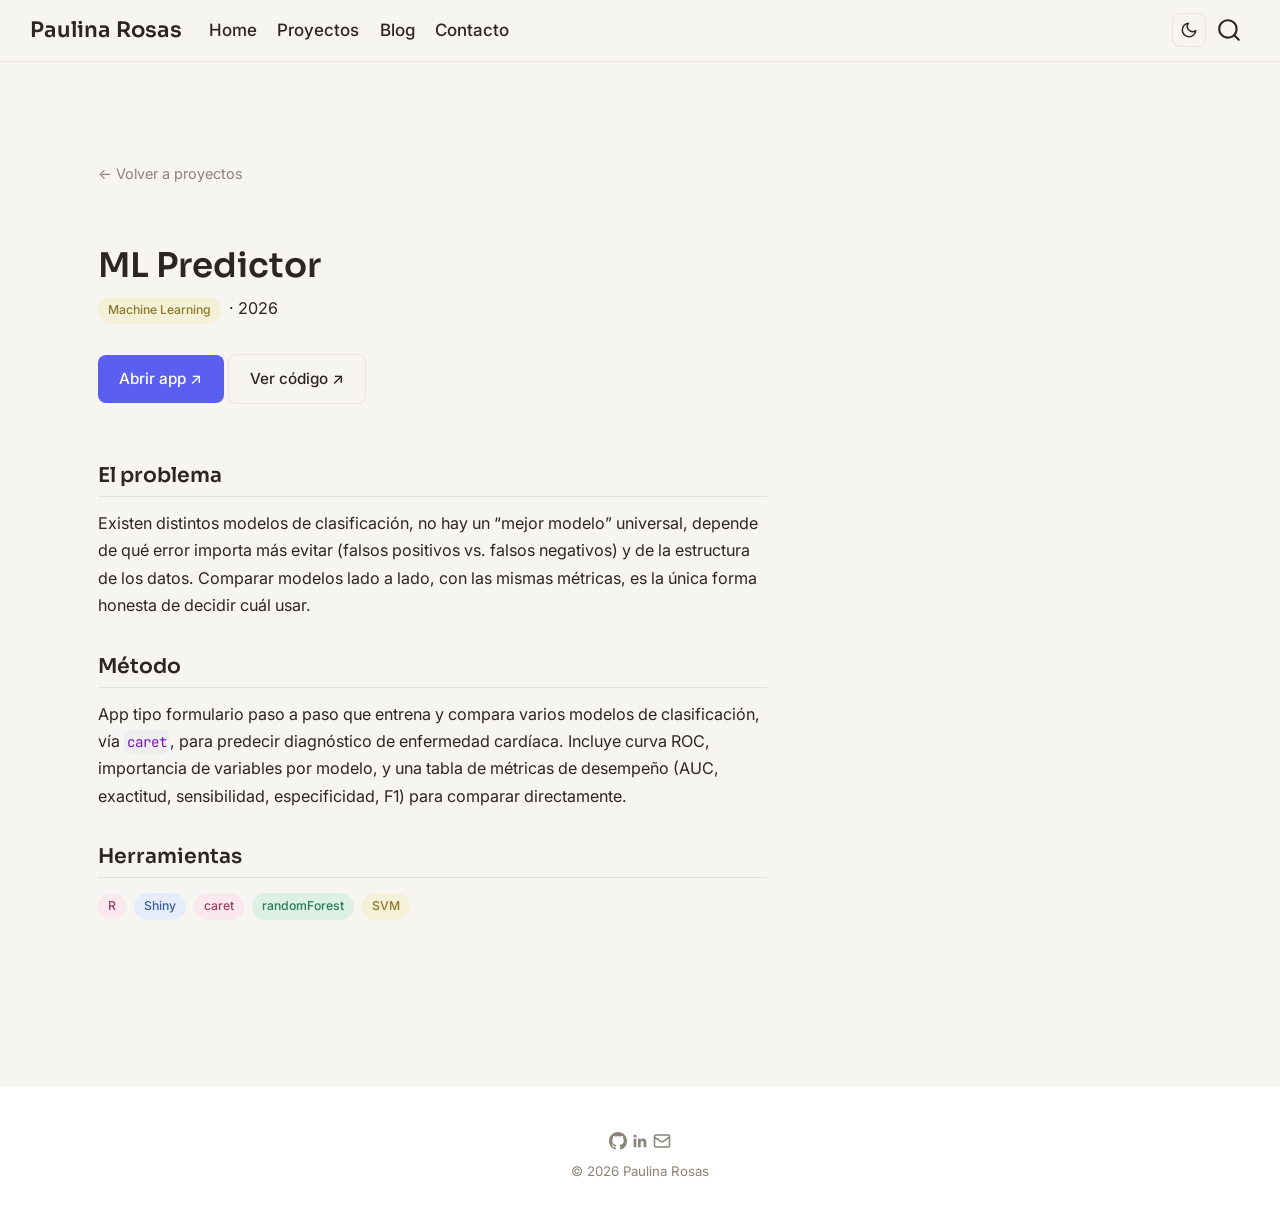
<file: docs/proyectos/predictor-ml.html>
<!DOCTYPE html>
<html xmlns="http://www.w3.org/1999/xhtml" lang="en" xml:lang="en"><head>

<meta charset="utf-8">
<meta name="generator" content="quarto-1.9.38">

<meta name="viewport" content="width=device-width, initial-scale=1.0, user-scalable=yes">


<title>ML Predictor – Paulina Rosas</title>
<style>
/* Default styles provided by pandoc.
** See https://pandoc.org/MANUAL.html#variables-for-html for config info.
*/
code{white-space: pre-wrap;}
span.smallcaps{font-variant: small-caps;}
div.columns{display: flex; gap: min(4vw, 1.5em);}
div.column{flex: auto; overflow-x: auto;}
div.hanging-indent{margin-left: 1.5em; text-indent: -1.5em;}
ul.task-list{list-style: none;}
ul.task-list li input[type="checkbox"] {
  width: 0.8em;
  margin: 0 0.8em 0.2em -1em; /* quarto-specific, see https://github.com/quarto-dev/quarto-cli/issues/4556 */ 
  vertical-align: middle;
}
</style>


<script src="../site_libs/quarto-nav/quarto-nav.js"></script>
<script src="../site_libs/quarto-nav/headroom.min.js"></script>
<script src="../site_libs/clipboard/clipboard.min.js"></script>
<script src="../site_libs/quarto-search/autocomplete.umd.js"></script>
<script src="../site_libs/quarto-search/fuse.min.js"></script>
<script src="../site_libs/quarto-search/quarto-search.js"></script>
<meta name="quarto:offset" content="../">
<script src="../site_libs/quarto-html/quarto.js" type="module"></script>
<script src="../site_libs/quarto-html/tabsets/tabsets.js" type="module"></script>
<script src="../site_libs/quarto-html/popper.min.js"></script>
<script src="../site_libs/quarto-html/tippy.umd.min.js"></script>
<script src="../site_libs/quarto-html/anchor.min.js"></script>
<link href="../site_libs/quarto-html/tippy.css" rel="stylesheet">
<link href="../site_libs/quarto-html/quarto-syntax-highlighting-15634bcf2e68342d4ad2dfa704d543f6.css" rel="stylesheet" id="quarto-text-highlighting-styles">
<script src="../site_libs/bootstrap/bootstrap.min.js"></script>
<link href="../site_libs/bootstrap/bootstrap-icons.css" rel="stylesheet">
<link href="../site_libs/bootstrap/bootstrap-9b45e8e720432f6ce5ecb7d60e0d6b2f.min.css" rel="stylesheet" append-hash="true" id="quarto-bootstrap" data-mode="light">
<script id="quarto-search-options" type="application/json">{
  "location": "navbar",
  "copy-button": false,
  "collapse-after": 3,
  "panel-placement": "end",
  "type": "overlay",
  "limit": 50,
  "keyboard-shortcut": [
    "f",
    "/",
    "s"
  ],
  "show-item-context": false,
  "language": {
    "search-no-results-text": "No results",
    "search-matching-documents-text": "matching documents",
    "search-copy-link-title": "Copy link to search",
    "search-hide-matches-text": "Hide additional matches",
    "search-more-match-text": "more match in this document",
    "search-more-matches-text": "more matches in this document",
    "search-clear-button-title": "Clear",
    "search-text-placeholder": "",
    "search-detached-cancel-button-title": "Cancel",
    "search-submit-button-title": "Submit",
    "search-label": "Search"
  }
}</script>


</head>

<body class="nav-fixed quarto-light">

<div id="quarto-search-results"></div>
  <header id="quarto-header" class="headroom fixed-top">
    <nav class="navbar navbar-expand-lg " data-bs-theme="dark">
      <div class="navbar-container container-fluid">
      <div class="navbar-brand-container mx-auto">
    <a class="navbar-brand" href="../index.html">
    <span class="navbar-title">Paulina Rosas</span>
    </a>
  </div>
            <div id="quarto-search" class="" title="Search"></div>
          <button class="navbar-toggler" type="button" data-bs-toggle="collapse" data-bs-target="#navbarCollapse" aria-controls="navbarCollapse" role="menu" aria-expanded="false" aria-label="Toggle navigation" onclick="if (window.quartoToggleHeadroom) { window.quartoToggleHeadroom(); }">
  <span class="navbar-toggler-icon"></span>
</button>
          <div class="collapse navbar-collapse" id="navbarCollapse">
            <ul class="navbar-nav navbar-nav-scroll me-auto">
  <li class="nav-item">
    <a class="nav-link" href="../index.html"> 
<span class="menu-text">Home</span></a>
  </li>  
  <li class="nav-item">
    <a class="nav-link" href="../proyectos.html"> 
<span class="menu-text">Proyectos</span></a>
  </li>  
  <li class="nav-item">
    <a class="nav-link" href="../blog.html"> 
<span class="menu-text">Blog</span></a>
  </li>  
  <li class="nav-item">
    <a class="nav-link" href="../contacto.html"> 
<span class="menu-text">Contacto</span></a>
  </li>  
</ul>
          </div> <!-- /navcollapse -->
            <div class="quarto-navbar-tools">
</div>
      </div> <!-- /container-fluid -->
    </nav>
</header>
<!-- content -->
<div id="quarto-content" class="quarto-container page-columns page-rows-contents page-layout-full page-navbar">
<!-- sidebar -->
<!-- margin-sidebar -->
    
<!-- main -->
<main class="content column-page" id="quarto-document-content"><header id="title-block-header" class="quarto-title-block"></header>




<div class="project-detail">
<p><a href="../proyectos.html" class="back-link">← Volver a proyectos</a></p>
<section id="ml-predictor" class="level1">
<h1>ML Predictor</h1>
<div class="project-detail-meta">
<p><span class="tag tag-ml">Machine Learning</span> · 2026</p>
</div>
<div class="project-detail-actions">
<p><a href="https://yzz9kd-pau-rosas.shinyapps.io/predictor-ml/" class="btn-primary" target="_blank">Abrir app ↗</a> <a href="https://github.com/pauabyys-commits/predictor-ml" class="btn-secondary" target="_blank">Ver código ↗</a></p>
</div>
<section id="el-problema" class="level2">
<h2 class="anchored" data-anchor-id="el-problema">El problema</h2>
<p>Existen distintos modelos de clasificación, no hay un “mejor modelo” universal, depende de qué error importa más evitar (falsos positivos vs.&nbsp;falsos negativos) y de la estructura de los datos. Comparar modelos lado a lado, con las mismas métricas, es la única forma honesta de decidir cuál usar.</p>
</section>
<section id="método" class="level2">
<h2 class="anchored" data-anchor-id="método">Método</h2>
<p>App tipo formulario paso a paso que entrena y compara varios modelos de clasificación, vía <code>caret</code>, para predecir diagnóstico de enfermedad cardíaca. Incluye curva ROC, importancia de variables por modelo, y una tabla de métricas de desempeño (AUC, exactitud, sensibilidad, especificidad, F1) para comparar directamente.</p>
</section>
<section id="herramientas" class="level2">
<h2 class="anchored" data-anchor-id="herramientas">Herramientas</h2>
<div class="project-tags">
<p><span class="tag tag-r">R</span> <span class="tag tag-shiny">Shiny</span> <span class="tag tag-r">caret</span> <span class="tag tag-rf">randomForest</span> <span class="tag tag-ml">SVM</span></p>
</div>
</section>
</section>
</div>



</main> <!-- /main -->
<button id="theme-toggle" aria-label="Cambiar tema">

  <svg id="icon-sun" width="18" height="18" viewbox="0 0 24 24" fill="none" stroke="currentColor" stroke-width="2" stroke-linecap="round" stroke-linejoin="round">

    <circle cx="12" cy="12" r="5"></circle>

    <line x1="12" y1="1" x2="12" y2="3"></line>

    <line x1="12" y1="21" x2="12" y2="23"></line>

    <line x1="4.22" y1="4.22" x2="5.64" y2="5.64"></line>

    <line x1="18.36" y1="18.36" x2="19.78" y2="19.78"></line>

    <line x1="1" y1="12" x2="3" y2="12"></line>

    <line x1="21" y1="12" x2="23" y2="12"></line>

    <line x1="4.22" y1="19.78" x2="5.64" y2="18.36"></line>

    <line x1="18.36" y1="5.64" x2="19.78" y2="4.22"></line>

  </svg>

  <svg id="icon-moon" width="18" height="18" viewbox="0 0 24 24" fill="none" stroke="currentColor" stroke-width="2" stroke-linecap="round" stroke-linejoin="round">

    <path d="M21 12.79A9 9 0 1 1 11.21 3 7 7 0 0 0 21 12.79z"></path>

  </svg>

</button>



<script>

(function () {

  var btn = document.getElementById("theme-toggle");

  var navbarNav = document.querySelector(".navbar-nav.navbar-nav-scroll") || document.querySelector(".navbar .navbar-nav");



  // Mueve el boton dentro del navbar, al final

  if (navbarNav && navbarNav.parentElement) {

    navbarNav.parentElement.appendChild(btn);

  }



  // Aplica el tema guardado (o claro por defecto)

  var savedTheme = localStorage.getItem("theme") || "light";

  if (savedTheme === "dark") {

    document.documentElement.setAttribute("data-theme", "dark");

  }

  updateIcon(savedTheme);



  btn.addEventListener("click", function () {

    var current = document.documentElement.getAttribute("data-theme") === "dark" ? "dark" : "light";

    var next = current === "dark" ? "light" : "dark";



    if (next === "dark") {

      document.documentElement.setAttribute("data-theme", "dark");

    } else {

      document.documentElement.removeAttribute("data-theme");

    }



    localStorage.setItem("theme", next);

    updateIcon(next);

  });



  function updateIcon(theme) {

    document.getElementById("icon-sun").style.display = theme === "dark" ? "block" : "none";

    document.getElementById("icon-moon").style.display = theme === "dark" ? "none" : "block";

  }

})();

</script>
<script src="../js/main.js"></script>
<script id="quarto-html-after-body" type="application/javascript">
  window.document.addEventListener("DOMContentLoaded", function (event) {
    const icon = "";
    const anchorJS = new window.AnchorJS();
    anchorJS.options = {
      placement: 'right',
      icon: icon
    };
    anchorJS.add('.anchored');
    const isCodeAnnotation = (el) => {
      for (const clz of el.classList) {
        if (clz.startsWith('code-annotation-')) {                     
          return true;
        }
      }
      return false;
    }
    const onCopySuccess = function(e) {
      // button target
      const button = e.trigger;
      // don't keep focus
      button.blur();
      // flash "checked"
      button.classList.add('code-copy-button-checked');
      var currentTitle = button.getAttribute("title");
      button.setAttribute("title", "Copied!");
      let tooltip;
      if (window.bootstrap) {
        button.setAttribute("data-bs-toggle", "tooltip");
        button.setAttribute("data-bs-placement", "left");
        button.setAttribute("data-bs-title", "Copied!");
        tooltip = new bootstrap.Tooltip(button, 
          { trigger: "manual", 
            customClass: "code-copy-button-tooltip",
            offset: [0, -8]});
        tooltip.show();    
      }
      setTimeout(function() {
        if (tooltip) {
          tooltip.hide();
          button.removeAttribute("data-bs-title");
          button.removeAttribute("data-bs-toggle");
          button.removeAttribute("data-bs-placement");
        }
        button.setAttribute("title", currentTitle);
        button.classList.remove('code-copy-button-checked');
      }, 1000);
      // clear code selection
      e.clearSelection();
    }
    const getTextToCopy = function(trigger) {
      const outerScaffold = trigger.parentElement.cloneNode(true);
      const codeEl = outerScaffold.querySelector('code');
      for (const childEl of codeEl.children) {
        if (isCodeAnnotation(childEl)) {
          childEl.remove();
        }
      }
      return codeEl.innerText;
    }
    const clipboard = new window.ClipboardJS('.code-copy-button:not([data-in-quarto-modal])', {
      text: getTextToCopy
    });
    clipboard.on('success', onCopySuccess);
    if (window.document.getElementById('quarto-embedded-source-code-modal')) {
      const clipboardModal = new window.ClipboardJS('.code-copy-button[data-in-quarto-modal]', {
        text: getTextToCopy,
        container: window.document.getElementById('quarto-embedded-source-code-modal')
      });
      clipboardModal.on('success', onCopySuccess);
    }
      var localhostRegex = new RegExp(/^(?:http|https):\/\/localhost\:?[0-9]*\//);
      var mailtoRegex = new RegExp(/^mailto:/);
        var filterRegex = new RegExp('/' + window.location.host + '/');
      var isInternal = (href) => {
          return filterRegex.test(href) || localhostRegex.test(href) || mailtoRegex.test(href);
      }
      // Inspect non-navigation links and adorn them if external
     var links = window.document.querySelectorAll('a[href]:not(.nav-link):not(.navbar-brand):not(.toc-action):not(.sidebar-link):not(.sidebar-item-toggle):not(.pagination-link):not(.no-external):not([aria-hidden]):not(.dropdown-item):not(.quarto-navigation-tool):not(.about-link)');
      for (var i=0; i<links.length; i++) {
        const link = links[i];
        if (!isInternal(link.href)) {
          // undo the damage that might have been done by quarto-nav.js in the case of
          // links that we want to consider external
          if (link.dataset.originalHref !== undefined) {
            link.href = link.dataset.originalHref;
          }
        }
      }
    function tippyHover(el, contentFn, onTriggerFn, onUntriggerFn) {
      const config = {
        allowHTML: true,
        maxWidth: 500,
        delay: 100,
        arrow: false,
        appendTo: function(el) {
            return el.parentElement;
        },
        interactive: true,
        interactiveBorder: 10,
        theme: 'quarto',
        placement: 'bottom-start',
      };
      if (contentFn) {
        config.content = contentFn;
      }
      if (onTriggerFn) {
        config.onTrigger = onTriggerFn;
      }
      if (onUntriggerFn) {
        config.onUntrigger = onUntriggerFn;
      }
      window.tippy(el, config); 
    }
    const noterefs = window.document.querySelectorAll('a[role="doc-noteref"]');
    for (var i=0; i<noterefs.length; i++) {
      const ref = noterefs[i];
      tippyHover(ref, function() {
        // use id or data attribute instead here
        let href = ref.getAttribute('data-footnote-href') || ref.getAttribute('href');
        try { href = new URL(href).hash; } catch {}
        const id = href.replace(/^#\/?/, "");
        const note = window.document.getElementById(id);
        if (note) {
          return note.innerHTML;
        } else {
          return "";
        }
      });
    }
    const xrefs = window.document.querySelectorAll('a.quarto-xref');
    const processXRef = (id, note) => {
      // Strip column container classes
      const stripColumnClz = (el) => {
        el.classList.remove("page-full", "page-columns");
        if (el.children) {
          for (const child of el.children) {
            stripColumnClz(child);
          }
        }
      }
      stripColumnClz(note)
      if (id === null || id.startsWith('sec-')) {
        // Special case sections, only their first couple elements
        const container = document.createElement("div");
        if (note.children && note.children.length > 2) {
          container.appendChild(note.children[0].cloneNode(true));
          for (let i = 1; i < note.children.length; i++) {
            const child = note.children[i];
            if (child.tagName === "P" && child.innerText === "") {
              continue;
            } else {
              container.appendChild(child.cloneNode(true));
              break;
            }
          }
          if (window.Quarto?.typesetMath) {
            window.Quarto.typesetMath(container);
          }
          return container.innerHTML
        } else {
          if (window.Quarto?.typesetMath) {
            window.Quarto.typesetMath(note);
          }
          return note.innerHTML;
        }
      } else {
        // Remove any anchor links if they are present
        const anchorLink = note.querySelector('a.anchorjs-link');
        if (anchorLink) {
          anchorLink.remove();
        }
        if (window.Quarto?.typesetMath) {
          window.Quarto.typesetMath(note);
        }
        if (note.classList.contains("callout")) {
          return note.outerHTML;
        } else {
          return note.innerHTML;
        }
      }
    }
    for (var i=0; i<xrefs.length; i++) {
      const xref = xrefs[i];
      tippyHover(xref, undefined, function(instance) {
        instance.disable();
        let url = xref.getAttribute('href');
        let hash = undefined; 
        if (url.startsWith('#')) {
          hash = url;
        } else {
          try { hash = new URL(url).hash; } catch {}
        }
        if (hash) {
          const id = hash.replace(/^#\/?/, "");
          const note = window.document.getElementById(id);
          if (note !== null) {
            try {
              const html = processXRef(id, note.cloneNode(true));
              instance.setContent(html);
            } finally {
              instance.enable();
              instance.show();
            }
          } else {
            // See if we can fetch this
            fetch(url.split('#')[0])
            .then(res => res.text())
            .then(html => {
              const parser = new DOMParser();
              const htmlDoc = parser.parseFromString(html, "text/html");
              const note = htmlDoc.getElementById(id);
              if (note !== null) {
                const html = processXRef(id, note);
                instance.setContent(html);
              } 
            }).finally(() => {
              instance.enable();
              instance.show();
            });
          }
        } else {
          // See if we can fetch a full url (with no hash to target)
          // This is a special case and we should probably do some content thinning / targeting
          fetch(url)
          .then(res => res.text())
          .then(html => {
            const parser = new DOMParser();
            const htmlDoc = parser.parseFromString(html, "text/html");
            const note = htmlDoc.querySelector('main.content');
            if (note !== null) {
              // This should only happen for chapter cross references
              // (since there is no id in the URL)
              // remove the first header
              if (note.children.length > 0 && note.children[0].tagName === "HEADER") {
                note.children[0].remove();
              }
              const html = processXRef(null, note);
              instance.setContent(html);
            } 
          }).finally(() => {
            instance.enable();
            instance.show();
          });
        }
      }, function(instance) {
      });
    }
        let selectedAnnoteEl;
        const selectorForAnnotation = ( cell, annotation) => {
          let cellAttr = 'data-code-cell="' + cell + '"';
          let lineAttr = 'data-code-annotation="' +  annotation + '"';
          const selector = 'span[' + cellAttr + '][' + lineAttr + ']';
          return selector;
        }
        const selectCodeLines = (annoteEl) => {
          const doc = window.document;
          const targetCell = annoteEl.getAttribute("data-target-cell");
          const targetAnnotation = annoteEl.getAttribute("data-target-annotation");
          const annoteSpan = window.document.querySelector(selectorForAnnotation(targetCell, targetAnnotation));
          const lines = annoteSpan.getAttribute("data-code-lines").split(",");
          const lineIds = lines.map((line) => {
            return targetCell + "-" + line;
          })
          let top = null;
          let height = null;
          let parent = null;
          if (lineIds.length > 0) {
              //compute the position of the single el (top and bottom and make a div)
              const el = window.document.getElementById(lineIds[0]);
              top = el.offsetTop;
              height = el.offsetHeight;
              parent = el.parentElement.parentElement;
            if (lineIds.length > 1) {
              const lastEl = window.document.getElementById(lineIds[lineIds.length - 1]);
              const bottom = lastEl.offsetTop + lastEl.offsetHeight;
              height = bottom - top;
            }
            if (top !== null && height !== null && parent !== null) {
              // cook up a div (if necessary) and position it 
              let div = window.document.getElementById("code-annotation-line-highlight");
              if (div === null) {
                div = window.document.createElement("div");
                div.setAttribute("id", "code-annotation-line-highlight");
                div.style.position = 'absolute';
                parent.appendChild(div);
              }
              div.style.top = top - 2 + "px";
              div.style.height = height + 4 + "px";
              div.style.left = 0;
              let gutterDiv = window.document.getElementById("code-annotation-line-highlight-gutter");
              if (gutterDiv === null) {
                gutterDiv = window.document.createElement("div");
                gutterDiv.setAttribute("id", "code-annotation-line-highlight-gutter");
                gutterDiv.style.position = 'absolute';
                const codeCell = window.document.getElementById(targetCell);
                const gutter = codeCell.querySelector('.code-annotation-gutter');
                gutter.appendChild(gutterDiv);
              }
              gutterDiv.style.top = top - 2 + "px";
              gutterDiv.style.height = height + 4 + "px";
            }
            selectedAnnoteEl = annoteEl;
          }
        };
        const unselectCodeLines = () => {
          const elementsIds = ["code-annotation-line-highlight", "code-annotation-line-highlight-gutter"];
          elementsIds.forEach((elId) => {
            const div = window.document.getElementById(elId);
            if (div) {
              div.remove();
            }
          });
          selectedAnnoteEl = undefined;
        };
          // Handle positioning of the toggle
      window.addEventListener(
        "resize",
        throttle(() => {
          elRect = undefined;
          if (selectedAnnoteEl) {
            selectCodeLines(selectedAnnoteEl);
          }
        }, 10)
      );
      function throttle(fn, ms) {
      let throttle = false;
      let timer;
        return (...args) => {
          if(!throttle) { // first call gets through
              fn.apply(this, args);
              throttle = true;
          } else { // all the others get throttled
              if(timer) clearTimeout(timer); // cancel #2
              timer = setTimeout(() => {
                fn.apply(this, args);
                timer = throttle = false;
              }, ms);
          }
        };
      }
        // Attach click handler to the DT
        const annoteDls = window.document.querySelectorAll('dt[data-target-cell]');
        for (const annoteDlNode of annoteDls) {
          annoteDlNode.addEventListener('click', (event) => {
            const clickedEl = event.target;
            if (clickedEl !== selectedAnnoteEl) {
              unselectCodeLines();
              const activeEl = window.document.querySelector('dt[data-target-cell].code-annotation-active');
              if (activeEl) {
                activeEl.classList.remove('code-annotation-active');
              }
              selectCodeLines(clickedEl);
              clickedEl.classList.add('code-annotation-active');
            } else {
              // Unselect the line
              unselectCodeLines();
              clickedEl.classList.remove('code-annotation-active');
            }
          });
        }
    const findCites = (el) => {
      const parentEl = el.parentElement;
      if (parentEl) {
        const cites = parentEl.dataset.cites;
        if (cites) {
          return {
            el,
            cites: cites.split(' ')
          };
        } else {
          return findCites(el.parentElement)
        }
      } else {
        return undefined;
      }
    };
    var bibliorefs = window.document.querySelectorAll('a[role="doc-biblioref"]');
    for (var i=0; i<bibliorefs.length; i++) {
      const ref = bibliorefs[i];
      const citeInfo = findCites(ref);
      if (citeInfo) {
        tippyHover(citeInfo.el, function() {
          var popup = window.document.createElement('div');
          citeInfo.cites.forEach(function(cite) {
            var citeDiv = window.document.createElement('div');
            citeDiv.classList.add('hanging-indent');
            citeDiv.classList.add('csl-entry');
            var biblioDiv = window.document.getElementById('ref-' + cite);
            if (biblioDiv) {
              citeDiv.innerHTML = biblioDiv.innerHTML;
            }
            popup.appendChild(citeDiv);
          });
          return popup.innerHTML;
        });
      }
    }
  });
  </script>
</div> <!-- /content -->
<footer class="footer">
  <div class="nav-footer">
    <div class="nav-footer-left">
      &nbsp;
    </div>   
    <div class="nav-footer-center">
<div class="site-footer">
<div class="footer-icons">
<p><a href="https://github.com/pauabyys-commits" target="_blank" aria-label="GitHub"><svg width="18" height="18" viewbox="0 0 16 16"><path fill="currentColor" fill-rule="evenodd" d="M8 0C3.58 0 0 3.58 0 8c0 3.54 2.29 6.53 5.47 7.59.4.07.55-.17.55-.38 0-.19-.01-.82-.01-1.49-2.01.37-2.53-.49-2.69-.94-.09-.23-.48-.94-.82-1.13-.28-.15-.68-.52-.01-.53.63-.01 1.08.58 1.23.82.72 1.21 1.87.87 2.33.66.07-.52.28-.87.51-1.07-1.78-.2-3.64-.89-3.64-3.95 0-.87.31-1.59.82-2.15-.08-.2-.36-1.02.08-2.12 0 0 .67-.21 2.2.82.64-.18 1.32-.27 2-.27.68 0 1.36.09 2 .27 1.53-1.04 2.2-.82 2.2-.82.44 1.1.16 1.92.08 2.12.51.56.82 1.27.82 2.15 0 3.07-1.87 3.75-3.65 3.95.29.25.54.73.54 1.48 0 1.07-.01 1.93-.01 2.2 0 .21.15.46.55.38A8.01 8.01 0 0 0 16 8c0-4.42-3.58-8-8-8Z"></path></svg></a> <a href="https://www.linkedin.com/in/paulina-rosas-ch%C3%A1vez-7b70b22ab" target="_blank" aria-label="LinkedIn"><svg width="18" height="18" viewbox="0 0 24 24"><path fill="currentColor" d="M20.447 20.452h-3.554v-5.569c0-1.328-.027-3.037-1.852-3.037-1.853 0-2.136 1.445-2.136 2.939v5.667H9.351V9h3.414v1.561h.046c.477-.9 1.637-1.85 3.37-1.85 3.601 0 4.267 2.37 4.267 5.455v6.286zM5.337 7.433a2.062 2.062 0 1 1 0-4.124 2.062 2.062 0 0 1 0 4.124zM7.114 20.452H3.558V9h3.556v11.452z"></path></svg></a> <a href="mailto:pauabyys@gmail.com" aria-label="Email"><svg width="18" height="18" viewbox="0 0 24 24" fill="none" stroke="currentColor" stroke-width="2" stroke-linecap="round" stroke-linejoin="round"><rect x="2" y="4" width="20" height="16" rx="2"></rect><path d="m22 7-8.97 5.7a1.94 1.94 0 0 1-2.06 0L2 7"></path></svg></a></p>
</div>
<p class="footer-copy">
© 2026 Paulina Rosas
</p>
</div>
</div>
    <div class="nav-footer-right">
      &nbsp;
    </div>
  </div>
</footer>




</body></html>
</file>
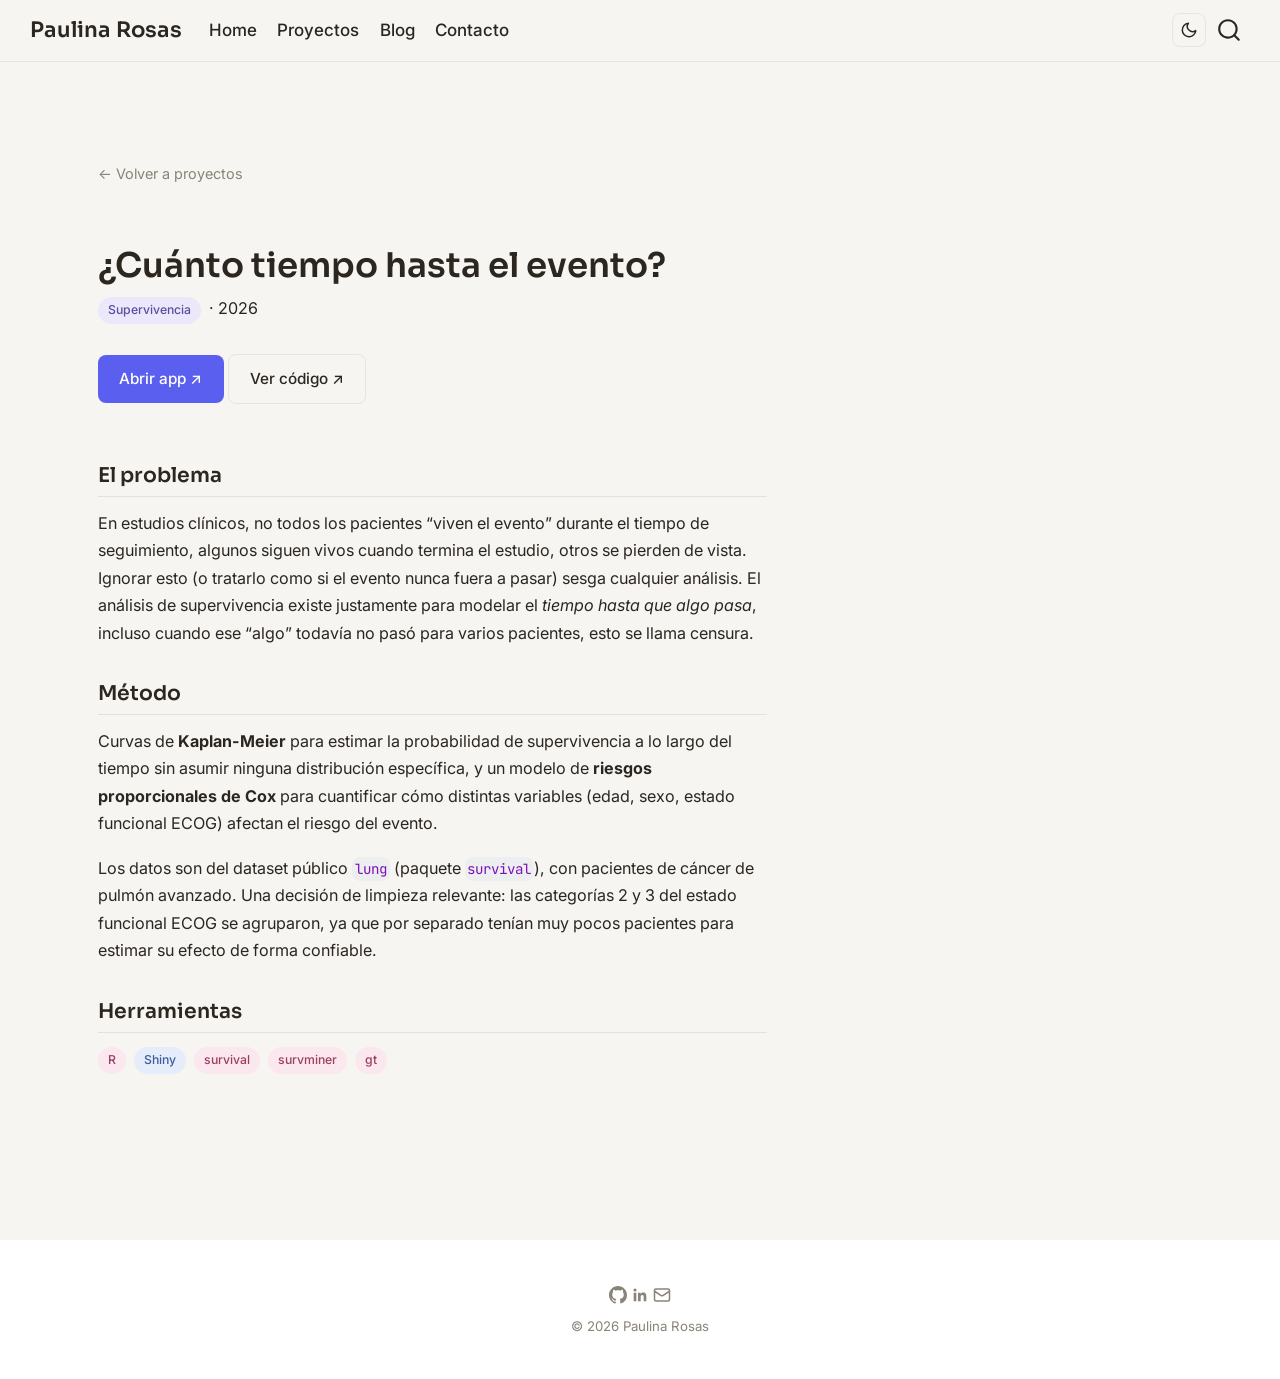
<file: docs/proyectos/supervivencia-cox.html>
<!DOCTYPE html>
<html xmlns="http://www.w3.org/1999/xhtml" lang="en" xml:lang="en"><head>

<meta charset="utf-8">
<meta name="generator" content="quarto-1.9.38">

<meta name="viewport" content="width=device-width, initial-scale=1.0, user-scalable=yes">


<title>¿Cuánto tiempo hasta el evento? – Paulina Rosas</title>
<style>
/* Default styles provided by pandoc.
** See https://pandoc.org/MANUAL.html#variables-for-html for config info.
*/
code{white-space: pre-wrap;}
span.smallcaps{font-variant: small-caps;}
div.columns{display: flex; gap: min(4vw, 1.5em);}
div.column{flex: auto; overflow-x: auto;}
div.hanging-indent{margin-left: 1.5em; text-indent: -1.5em;}
ul.task-list{list-style: none;}
ul.task-list li input[type="checkbox"] {
  width: 0.8em;
  margin: 0 0.8em 0.2em -1em; /* quarto-specific, see https://github.com/quarto-dev/quarto-cli/issues/4556 */ 
  vertical-align: middle;
}
</style>


<script src="../site_libs/quarto-nav/quarto-nav.js"></script>
<script src="../site_libs/quarto-nav/headroom.min.js"></script>
<script src="../site_libs/clipboard/clipboard.min.js"></script>
<script src="../site_libs/quarto-search/autocomplete.umd.js"></script>
<script src="../site_libs/quarto-search/fuse.min.js"></script>
<script src="../site_libs/quarto-search/quarto-search.js"></script>
<meta name="quarto:offset" content="../">
<script src="../site_libs/quarto-html/quarto.js" type="module"></script>
<script src="../site_libs/quarto-html/tabsets/tabsets.js" type="module"></script>
<script src="../site_libs/quarto-html/popper.min.js"></script>
<script src="../site_libs/quarto-html/tippy.umd.min.js"></script>
<script src="../site_libs/quarto-html/anchor.min.js"></script>
<link href="../site_libs/quarto-html/tippy.css" rel="stylesheet">
<link href="../site_libs/quarto-html/quarto-syntax-highlighting-15634bcf2e68342d4ad2dfa704d543f6.css" rel="stylesheet" id="quarto-text-highlighting-styles">
<script src="../site_libs/bootstrap/bootstrap.min.js"></script>
<link href="../site_libs/bootstrap/bootstrap-icons.css" rel="stylesheet">
<link href="../site_libs/bootstrap/bootstrap-9b45e8e720432f6ce5ecb7d60e0d6b2f.min.css" rel="stylesheet" append-hash="true" id="quarto-bootstrap" data-mode="light">
<script id="quarto-search-options" type="application/json">{
  "location": "navbar",
  "copy-button": false,
  "collapse-after": 3,
  "panel-placement": "end",
  "type": "overlay",
  "limit": 50,
  "keyboard-shortcut": [
    "f",
    "/",
    "s"
  ],
  "show-item-context": false,
  "language": {
    "search-no-results-text": "No results",
    "search-matching-documents-text": "matching documents",
    "search-copy-link-title": "Copy link to search",
    "search-hide-matches-text": "Hide additional matches",
    "search-more-match-text": "more match in this document",
    "search-more-matches-text": "more matches in this document",
    "search-clear-button-title": "Clear",
    "search-text-placeholder": "",
    "search-detached-cancel-button-title": "Cancel",
    "search-submit-button-title": "Submit",
    "search-label": "Search"
  }
}</script>


</head>

<body class="nav-fixed quarto-light">

<div id="quarto-search-results"></div>
  <header id="quarto-header" class="headroom fixed-top">
    <nav class="navbar navbar-expand-lg " data-bs-theme="dark">
      <div class="navbar-container container-fluid">
      <div class="navbar-brand-container mx-auto">
    <a class="navbar-brand" href="../index.html">
    <span class="navbar-title">Paulina Rosas</span>
    </a>
  </div>
            <div id="quarto-search" class="" title="Search"></div>
          <button class="navbar-toggler" type="button" data-bs-toggle="collapse" data-bs-target="#navbarCollapse" aria-controls="navbarCollapse" role="menu" aria-expanded="false" aria-label="Toggle navigation" onclick="if (window.quartoToggleHeadroom) { window.quartoToggleHeadroom(); }">
  <span class="navbar-toggler-icon"></span>
</button>
          <div class="collapse navbar-collapse" id="navbarCollapse">
            <ul class="navbar-nav navbar-nav-scroll me-auto">
  <li class="nav-item">
    <a class="nav-link" href="../index.html"> 
<span class="menu-text">Home</span></a>
  </li>  
  <li class="nav-item">
    <a class="nav-link" href="../proyectos.html"> 
<span class="menu-text">Proyectos</span></a>
  </li>  
  <li class="nav-item">
    <a class="nav-link" href="../blog.html"> 
<span class="menu-text">Blog</span></a>
  </li>  
  <li class="nav-item">
    <a class="nav-link" href="../contacto.html"> 
<span class="menu-text">Contacto</span></a>
  </li>  
</ul>
          </div> <!-- /navcollapse -->
            <div class="quarto-navbar-tools">
</div>
      </div> <!-- /container-fluid -->
    </nav>
</header>
<!-- content -->
<div id="quarto-content" class="quarto-container page-columns page-rows-contents page-layout-full page-navbar">
<!-- sidebar -->
<!-- margin-sidebar -->
    
<!-- main -->
<main class="content column-page" id="quarto-document-content"><header id="title-block-header" class="quarto-title-block"></header>




<div class="project-detail">
<p><a href="../proyectos.html" class="back-link">← Volver a proyectos</a></p>
<section id="cuánto-tiempo-hasta-el-evento" class="level1">
<h1>¿Cuánto tiempo hasta el evento?</h1>
<div class="project-detail-meta">
<p><span class="tag tag-surv">Supervivencia</span> · 2026</p>
</div>
<div class="project-detail-actions">
<p><a href="https://yzz9kd-pau-rosas.shinyapps.io/supervivencia-cox/" class="btn-primary" target="_blank">Abrir app ↗</a> <a href="https://github.com/pauabyys-commits/supervivencia-cox" class="btn-secondary" target="_blank">Ver código ↗</a></p>
</div>
<section id="el-problema" class="level2">
<h2 class="anchored" data-anchor-id="el-problema">El problema</h2>
<p>En estudios clínicos, no todos los pacientes “viven el evento” durante el tiempo de seguimiento, algunos siguen vivos cuando termina el estudio, otros se pierden de vista. Ignorar esto (o tratarlo como si el evento nunca fuera a pasar) sesga cualquier análisis. El análisis de supervivencia existe justamente para modelar el <em>tiempo hasta que algo pasa</em>, incluso cuando ese “algo” todavía no pasó para varios pacientes, esto se llama censura.</p>
</section>
<section id="método" class="level2">
<h2 class="anchored" data-anchor-id="método">Método</h2>
<p>Curvas de <strong>Kaplan-Meier</strong> para estimar la probabilidad de supervivencia a lo largo del tiempo sin asumir ninguna distribución específica, y un modelo de <strong>riesgos proporcionales de Cox</strong> para cuantificar cómo distintas variables (edad, sexo, estado funcional ECOG) afectan el riesgo del evento.</p>
<p>Los datos son del dataset público <code>lung</code> (paquete <code>survival</code>), con pacientes de cáncer de pulmón avanzado. Una decisión de limpieza relevante: las categorías 2 y 3 del estado funcional ECOG se agruparon, ya que por separado tenían muy pocos pacientes para estimar su efecto de forma confiable.</p>
</section>
<section id="herramientas" class="level2">
<h2 class="anchored" data-anchor-id="herramientas">Herramientas</h2>
<div class="project-tags">
<p><span class="tag tag-r">R</span> <span class="tag tag-shiny">Shiny</span> <span class="tag tag-r">survival</span> <span class="tag tag-r">survminer</span> <span class="tag tag-r">gt</span></p>
</div>
</section>
</section>
</div>



</main> <!-- /main -->
<button id="theme-toggle" aria-label="Cambiar tema">

  <svg id="icon-sun" width="18" height="18" viewbox="0 0 24 24" fill="none" stroke="currentColor" stroke-width="2" stroke-linecap="round" stroke-linejoin="round">

    <circle cx="12" cy="12" r="5"></circle>

    <line x1="12" y1="1" x2="12" y2="3"></line>

    <line x1="12" y1="21" x2="12" y2="23"></line>

    <line x1="4.22" y1="4.22" x2="5.64" y2="5.64"></line>

    <line x1="18.36" y1="18.36" x2="19.78" y2="19.78"></line>

    <line x1="1" y1="12" x2="3" y2="12"></line>

    <line x1="21" y1="12" x2="23" y2="12"></line>

    <line x1="4.22" y1="19.78" x2="5.64" y2="18.36"></line>

    <line x1="18.36" y1="5.64" x2="19.78" y2="4.22"></line>

  </svg>

  <svg id="icon-moon" width="18" height="18" viewbox="0 0 24 24" fill="none" stroke="currentColor" stroke-width="2" stroke-linecap="round" stroke-linejoin="round">

    <path d="M21 12.79A9 9 0 1 1 11.21 3 7 7 0 0 0 21 12.79z"></path>

  </svg>

</button>



<script>

(function () {

  var btn = document.getElementById("theme-toggle");

  var navbarNav = document.querySelector(".navbar-nav.navbar-nav-scroll") || document.querySelector(".navbar .navbar-nav");



  // Mueve el boton dentro del navbar, al final

  if (navbarNav && navbarNav.parentElement) {

    navbarNav.parentElement.appendChild(btn);

  }



  // Aplica el tema guardado (o claro por defecto)

  var savedTheme = localStorage.getItem("theme") || "light";

  if (savedTheme === "dark") {

    document.documentElement.setAttribute("data-theme", "dark");

  }

  updateIcon(savedTheme);



  btn.addEventListener("click", function () {

    var current = document.documentElement.getAttribute("data-theme") === "dark" ? "dark" : "light";

    var next = current === "dark" ? "light" : "dark";



    if (next === "dark") {

      document.documentElement.setAttribute("data-theme", "dark");

    } else {

      document.documentElement.removeAttribute("data-theme");

    }



    localStorage.setItem("theme", next);

    updateIcon(next);

  });



  function updateIcon(theme) {

    document.getElementById("icon-sun").style.display = theme === "dark" ? "block" : "none";

    document.getElementById("icon-moon").style.display = theme === "dark" ? "none" : "block";

  }

})();

</script>
<script src="../js/main.js"></script>
<script id="quarto-html-after-body" type="application/javascript">
  window.document.addEventListener("DOMContentLoaded", function (event) {
    const icon = "";
    const anchorJS = new window.AnchorJS();
    anchorJS.options = {
      placement: 'right',
      icon: icon
    };
    anchorJS.add('.anchored');
    const isCodeAnnotation = (el) => {
      for (const clz of el.classList) {
        if (clz.startsWith('code-annotation-')) {                     
          return true;
        }
      }
      return false;
    }
    const onCopySuccess = function(e) {
      // button target
      const button = e.trigger;
      // don't keep focus
      button.blur();
      // flash "checked"
      button.classList.add('code-copy-button-checked');
      var currentTitle = button.getAttribute("title");
      button.setAttribute("title", "Copied!");
      let tooltip;
      if (window.bootstrap) {
        button.setAttribute("data-bs-toggle", "tooltip");
        button.setAttribute("data-bs-placement", "left");
        button.setAttribute("data-bs-title", "Copied!");
        tooltip = new bootstrap.Tooltip(button, 
          { trigger: "manual", 
            customClass: "code-copy-button-tooltip",
            offset: [0, -8]});
        tooltip.show();    
      }
      setTimeout(function() {
        if (tooltip) {
          tooltip.hide();
          button.removeAttribute("data-bs-title");
          button.removeAttribute("data-bs-toggle");
          button.removeAttribute("data-bs-placement");
        }
        button.setAttribute("title", currentTitle);
        button.classList.remove('code-copy-button-checked');
      }, 1000);
      // clear code selection
      e.clearSelection();
    }
    const getTextToCopy = function(trigger) {
      const outerScaffold = trigger.parentElement.cloneNode(true);
      const codeEl = outerScaffold.querySelector('code');
      for (const childEl of codeEl.children) {
        if (isCodeAnnotation(childEl)) {
          childEl.remove();
        }
      }
      return codeEl.innerText;
    }
    const clipboard = new window.ClipboardJS('.code-copy-button:not([data-in-quarto-modal])', {
      text: getTextToCopy
    });
    clipboard.on('success', onCopySuccess);
    if (window.document.getElementById('quarto-embedded-source-code-modal')) {
      const clipboardModal = new window.ClipboardJS('.code-copy-button[data-in-quarto-modal]', {
        text: getTextToCopy,
        container: window.document.getElementById('quarto-embedded-source-code-modal')
      });
      clipboardModal.on('success', onCopySuccess);
    }
      var localhostRegex = new RegExp(/^(?:http|https):\/\/localhost\:?[0-9]*\//);
      var mailtoRegex = new RegExp(/^mailto:/);
        var filterRegex = new RegExp('/' + window.location.host + '/');
      var isInternal = (href) => {
          return filterRegex.test(href) || localhostRegex.test(href) || mailtoRegex.test(href);
      }
      // Inspect non-navigation links and adorn them if external
     var links = window.document.querySelectorAll('a[href]:not(.nav-link):not(.navbar-brand):not(.toc-action):not(.sidebar-link):not(.sidebar-item-toggle):not(.pagination-link):not(.no-external):not([aria-hidden]):not(.dropdown-item):not(.quarto-navigation-tool):not(.about-link)');
      for (var i=0; i<links.length; i++) {
        const link = links[i];
        if (!isInternal(link.href)) {
          // undo the damage that might have been done by quarto-nav.js in the case of
          // links that we want to consider external
          if (link.dataset.originalHref !== undefined) {
            link.href = link.dataset.originalHref;
          }
        }
      }
    function tippyHover(el, contentFn, onTriggerFn, onUntriggerFn) {
      const config = {
        allowHTML: true,
        maxWidth: 500,
        delay: 100,
        arrow: false,
        appendTo: function(el) {
            return el.parentElement;
        },
        interactive: true,
        interactiveBorder: 10,
        theme: 'quarto',
        placement: 'bottom-start',
      };
      if (contentFn) {
        config.content = contentFn;
      }
      if (onTriggerFn) {
        config.onTrigger = onTriggerFn;
      }
      if (onUntriggerFn) {
        config.onUntrigger = onUntriggerFn;
      }
      window.tippy(el, config); 
    }
    const noterefs = window.document.querySelectorAll('a[role="doc-noteref"]');
    for (var i=0; i<noterefs.length; i++) {
      const ref = noterefs[i];
      tippyHover(ref, function() {
        // use id or data attribute instead here
        let href = ref.getAttribute('data-footnote-href') || ref.getAttribute('href');
        try { href = new URL(href).hash; } catch {}
        const id = href.replace(/^#\/?/, "");
        const note = window.document.getElementById(id);
        if (note) {
          return note.innerHTML;
        } else {
          return "";
        }
      });
    }
    const xrefs = window.document.querySelectorAll('a.quarto-xref');
    const processXRef = (id, note) => {
      // Strip column container classes
      const stripColumnClz = (el) => {
        el.classList.remove("page-full", "page-columns");
        if (el.children) {
          for (const child of el.children) {
            stripColumnClz(child);
          }
        }
      }
      stripColumnClz(note)
      if (id === null || id.startsWith('sec-')) {
        // Special case sections, only their first couple elements
        const container = document.createElement("div");
        if (note.children && note.children.length > 2) {
          container.appendChild(note.children[0].cloneNode(true));
          for (let i = 1; i < note.children.length; i++) {
            const child = note.children[i];
            if (child.tagName === "P" && child.innerText === "") {
              continue;
            } else {
              container.appendChild(child.cloneNode(true));
              break;
            }
          }
          if (window.Quarto?.typesetMath) {
            window.Quarto.typesetMath(container);
          }
          return container.innerHTML
        } else {
          if (window.Quarto?.typesetMath) {
            window.Quarto.typesetMath(note);
          }
          return note.innerHTML;
        }
      } else {
        // Remove any anchor links if they are present
        const anchorLink = note.querySelector('a.anchorjs-link');
        if (anchorLink) {
          anchorLink.remove();
        }
        if (window.Quarto?.typesetMath) {
          window.Quarto.typesetMath(note);
        }
        if (note.classList.contains("callout")) {
          return note.outerHTML;
        } else {
          return note.innerHTML;
        }
      }
    }
    for (var i=0; i<xrefs.length; i++) {
      const xref = xrefs[i];
      tippyHover(xref, undefined, function(instance) {
        instance.disable();
        let url = xref.getAttribute('href');
        let hash = undefined; 
        if (url.startsWith('#')) {
          hash = url;
        } else {
          try { hash = new URL(url).hash; } catch {}
        }
        if (hash) {
          const id = hash.replace(/^#\/?/, "");
          const note = window.document.getElementById(id);
          if (note !== null) {
            try {
              const html = processXRef(id, note.cloneNode(true));
              instance.setContent(html);
            } finally {
              instance.enable();
              instance.show();
            }
          } else {
            // See if we can fetch this
            fetch(url.split('#')[0])
            .then(res => res.text())
            .then(html => {
              const parser = new DOMParser();
              const htmlDoc = parser.parseFromString(html, "text/html");
              const note = htmlDoc.getElementById(id);
              if (note !== null) {
                const html = processXRef(id, note);
                instance.setContent(html);
              } 
            }).finally(() => {
              instance.enable();
              instance.show();
            });
          }
        } else {
          // See if we can fetch a full url (with no hash to target)
          // This is a special case and we should probably do some content thinning / targeting
          fetch(url)
          .then(res => res.text())
          .then(html => {
            const parser = new DOMParser();
            const htmlDoc = parser.parseFromString(html, "text/html");
            const note = htmlDoc.querySelector('main.content');
            if (note !== null) {
              // This should only happen for chapter cross references
              // (since there is no id in the URL)
              // remove the first header
              if (note.children.length > 0 && note.children[0].tagName === "HEADER") {
                note.children[0].remove();
              }
              const html = processXRef(null, note);
              instance.setContent(html);
            } 
          }).finally(() => {
            instance.enable();
            instance.show();
          });
        }
      }, function(instance) {
      });
    }
        let selectedAnnoteEl;
        const selectorForAnnotation = ( cell, annotation) => {
          let cellAttr = 'data-code-cell="' + cell + '"';
          let lineAttr = 'data-code-annotation="' +  annotation + '"';
          const selector = 'span[' + cellAttr + '][' + lineAttr + ']';
          return selector;
        }
        const selectCodeLines = (annoteEl) => {
          const doc = window.document;
          const targetCell = annoteEl.getAttribute("data-target-cell");
          const targetAnnotation = annoteEl.getAttribute("data-target-annotation");
          const annoteSpan = window.document.querySelector(selectorForAnnotation(targetCell, targetAnnotation));
          const lines = annoteSpan.getAttribute("data-code-lines").split(",");
          const lineIds = lines.map((line) => {
            return targetCell + "-" + line;
          })
          let top = null;
          let height = null;
          let parent = null;
          if (lineIds.length > 0) {
              //compute the position of the single el (top and bottom and make a div)
              const el = window.document.getElementById(lineIds[0]);
              top = el.offsetTop;
              height = el.offsetHeight;
              parent = el.parentElement.parentElement;
            if (lineIds.length > 1) {
              const lastEl = window.document.getElementById(lineIds[lineIds.length - 1]);
              const bottom = lastEl.offsetTop + lastEl.offsetHeight;
              height = bottom - top;
            }
            if (top !== null && height !== null && parent !== null) {
              // cook up a div (if necessary) and position it 
              let div = window.document.getElementById("code-annotation-line-highlight");
              if (div === null) {
                div = window.document.createElement("div");
                div.setAttribute("id", "code-annotation-line-highlight");
                div.style.position = 'absolute';
                parent.appendChild(div);
              }
              div.style.top = top - 2 + "px";
              div.style.height = height + 4 + "px";
              div.style.left = 0;
              let gutterDiv = window.document.getElementById("code-annotation-line-highlight-gutter");
              if (gutterDiv === null) {
                gutterDiv = window.document.createElement("div");
                gutterDiv.setAttribute("id", "code-annotation-line-highlight-gutter");
                gutterDiv.style.position = 'absolute';
                const codeCell = window.document.getElementById(targetCell);
                const gutter = codeCell.querySelector('.code-annotation-gutter');
                gutter.appendChild(gutterDiv);
              }
              gutterDiv.style.top = top - 2 + "px";
              gutterDiv.style.height = height + 4 + "px";
            }
            selectedAnnoteEl = annoteEl;
          }
        };
        const unselectCodeLines = () => {
          const elementsIds = ["code-annotation-line-highlight", "code-annotation-line-highlight-gutter"];
          elementsIds.forEach((elId) => {
            const div = window.document.getElementById(elId);
            if (div) {
              div.remove();
            }
          });
          selectedAnnoteEl = undefined;
        };
          // Handle positioning of the toggle
      window.addEventListener(
        "resize",
        throttle(() => {
          elRect = undefined;
          if (selectedAnnoteEl) {
            selectCodeLines(selectedAnnoteEl);
          }
        }, 10)
      );
      function throttle(fn, ms) {
      let throttle = false;
      let timer;
        return (...args) => {
          if(!throttle) { // first call gets through
              fn.apply(this, args);
              throttle = true;
          } else { // all the others get throttled
              if(timer) clearTimeout(timer); // cancel #2
              timer = setTimeout(() => {
                fn.apply(this, args);
                timer = throttle = false;
              }, ms);
          }
        };
      }
        // Attach click handler to the DT
        const annoteDls = window.document.querySelectorAll('dt[data-target-cell]');
        for (const annoteDlNode of annoteDls) {
          annoteDlNode.addEventListener('click', (event) => {
            const clickedEl = event.target;
            if (clickedEl !== selectedAnnoteEl) {
              unselectCodeLines();
              const activeEl = window.document.querySelector('dt[data-target-cell].code-annotation-active');
              if (activeEl) {
                activeEl.classList.remove('code-annotation-active');
              }
              selectCodeLines(clickedEl);
              clickedEl.classList.add('code-annotation-active');
            } else {
              // Unselect the line
              unselectCodeLines();
              clickedEl.classList.remove('code-annotation-active');
            }
          });
        }
    const findCites = (el) => {
      const parentEl = el.parentElement;
      if (parentEl) {
        const cites = parentEl.dataset.cites;
        if (cites) {
          return {
            el,
            cites: cites.split(' ')
          };
        } else {
          return findCites(el.parentElement)
        }
      } else {
        return undefined;
      }
    };
    var bibliorefs = window.document.querySelectorAll('a[role="doc-biblioref"]');
    for (var i=0; i<bibliorefs.length; i++) {
      const ref = bibliorefs[i];
      const citeInfo = findCites(ref);
      if (citeInfo) {
        tippyHover(citeInfo.el, function() {
          var popup = window.document.createElement('div');
          citeInfo.cites.forEach(function(cite) {
            var citeDiv = window.document.createElement('div');
            citeDiv.classList.add('hanging-indent');
            citeDiv.classList.add('csl-entry');
            var biblioDiv = window.document.getElementById('ref-' + cite);
            if (biblioDiv) {
              citeDiv.innerHTML = biblioDiv.innerHTML;
            }
            popup.appendChild(citeDiv);
          });
          return popup.innerHTML;
        });
      }
    }
  });
  </script>
</div> <!-- /content -->
<footer class="footer">
  <div class="nav-footer">
    <div class="nav-footer-left">
      &nbsp;
    </div>   
    <div class="nav-footer-center">
<div class="site-footer">
<div class="footer-icons">
<p><a href="https://github.com/pauabyys-commits" target="_blank" aria-label="GitHub"><svg width="18" height="18" viewbox="0 0 16 16"><path fill="currentColor" fill-rule="evenodd" d="M8 0C3.58 0 0 3.58 0 8c0 3.54 2.29 6.53 5.47 7.59.4.07.55-.17.55-.38 0-.19-.01-.82-.01-1.49-2.01.37-2.53-.49-2.69-.94-.09-.23-.48-.94-.82-1.13-.28-.15-.68-.52-.01-.53.63-.01 1.08.58 1.23.82.72 1.21 1.87.87 2.33.66.07-.52.28-.87.51-1.07-1.78-.2-3.64-.89-3.64-3.95 0-.87.31-1.59.82-2.15-.08-.2-.36-1.02.08-2.12 0 0 .67-.21 2.2.82.64-.18 1.32-.27 2-.27.68 0 1.36.09 2 .27 1.53-1.04 2.2-.82 2.2-.82.44 1.1.16 1.92.08 2.12.51.56.82 1.27.82 2.15 0 3.07-1.87 3.75-3.65 3.95.29.25.54.73.54 1.48 0 1.07-.01 1.93-.01 2.2 0 .21.15.46.55.38A8.01 8.01 0 0 0 16 8c0-4.42-3.58-8-8-8Z"></path></svg></a> <a href="https://www.linkedin.com/in/paulina-rosas-ch%C3%A1vez-7b70b22ab" target="_blank" aria-label="LinkedIn"><svg width="18" height="18" viewbox="0 0 24 24"><path fill="currentColor" d="M20.447 20.452h-3.554v-5.569c0-1.328-.027-3.037-1.852-3.037-1.853 0-2.136 1.445-2.136 2.939v5.667H9.351V9h3.414v1.561h.046c.477-.9 1.637-1.85 3.37-1.85 3.601 0 4.267 2.37 4.267 5.455v6.286zM5.337 7.433a2.062 2.062 0 1 1 0-4.124 2.062 2.062 0 0 1 0 4.124zM7.114 20.452H3.558V9h3.556v11.452z"></path></svg></a> <a href="mailto:pauabyys@gmail.com" aria-label="Email"><svg width="18" height="18" viewbox="0 0 24 24" fill="none" stroke="currentColor" stroke-width="2" stroke-linecap="round" stroke-linejoin="round"><rect x="2" y="4" width="20" height="16" rx="2"></rect><path d="m22 7-8.97 5.7a1.94 1.94 0 0 1-2.06 0L2 7"></path></svg></a></p>
</div>
<p class="footer-copy">
© 2026 Paulina Rosas
</p>
</div>
</div>
    <div class="nav-footer-right">
      &nbsp;
    </div>
  </div>
</footer>




</body></html>
</file>
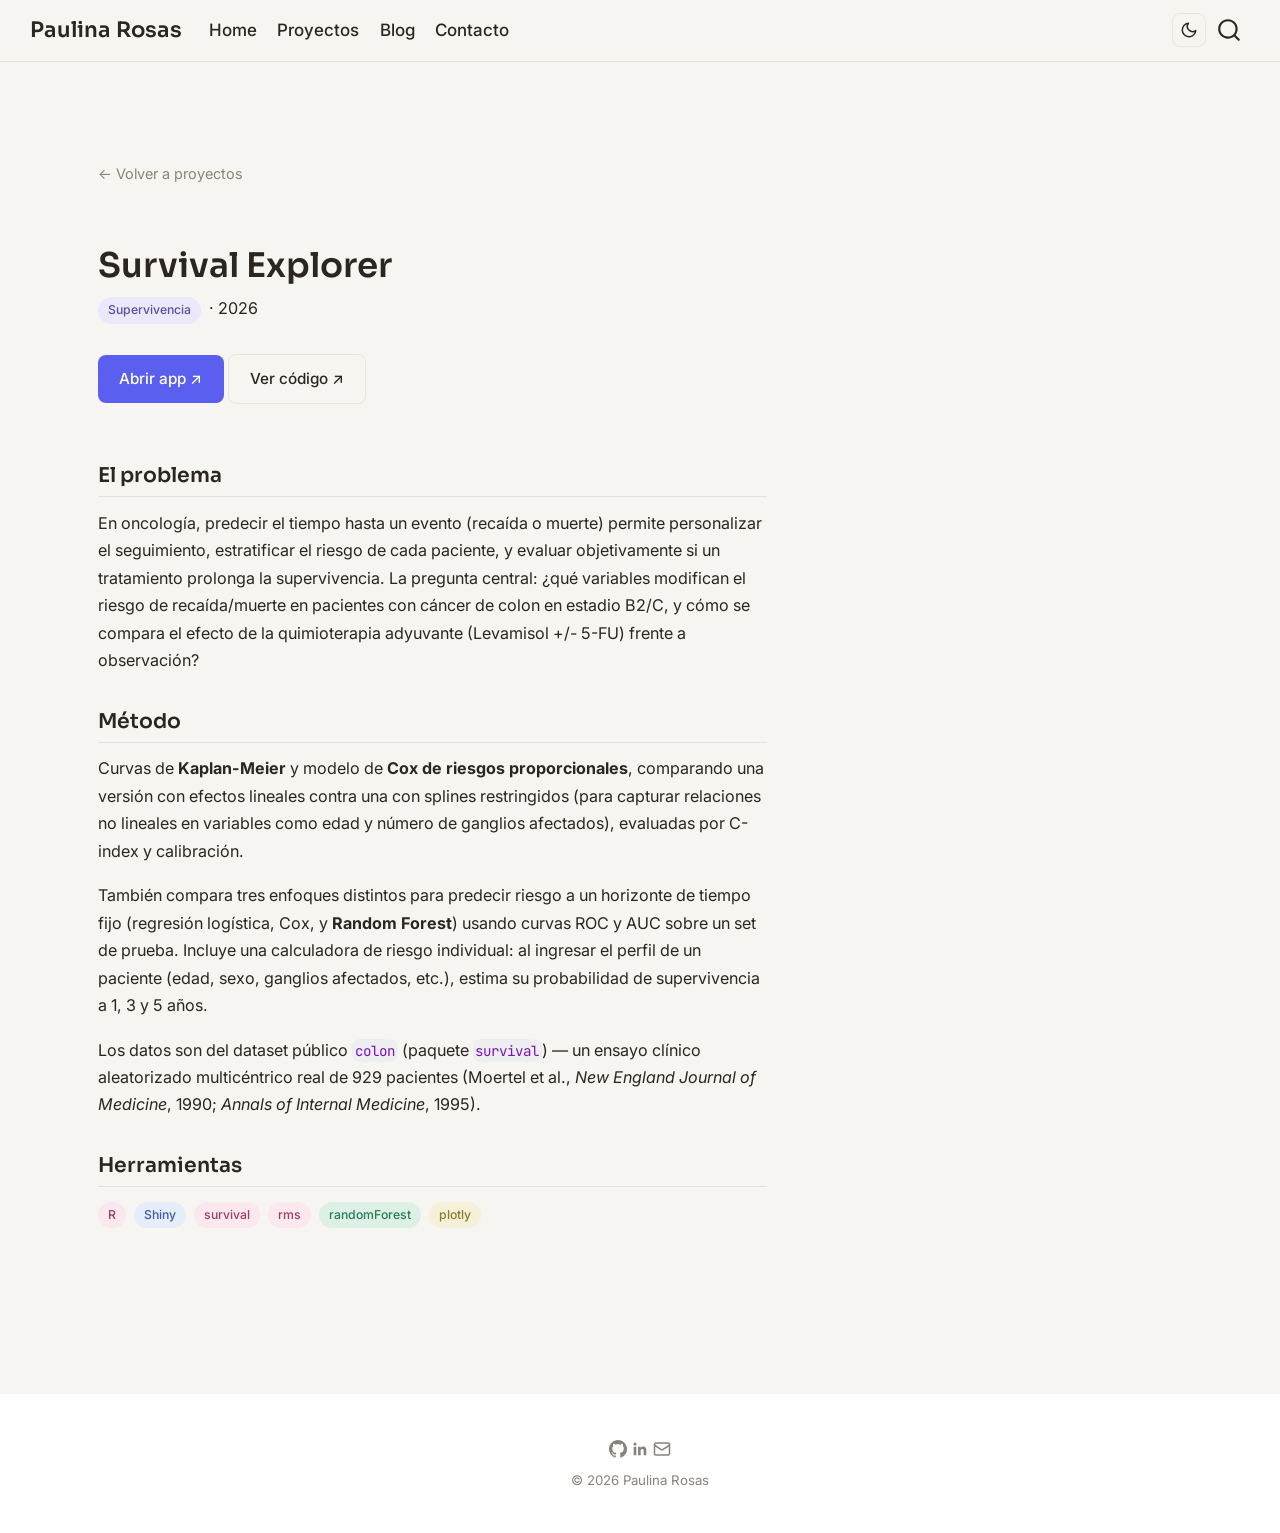
<file: docs/proyectos/survival-explorer.html>
<!DOCTYPE html>
<html xmlns="http://www.w3.org/1999/xhtml" lang="en" xml:lang="en"><head>

<meta charset="utf-8">
<meta name="generator" content="quarto-1.9.38">

<meta name="viewport" content="width=device-width, initial-scale=1.0, user-scalable=yes">


<title>Survival Explorer – Paulina Rosas</title>
<style>
/* Default styles provided by pandoc.
** See https://pandoc.org/MANUAL.html#variables-for-html for config info.
*/
code{white-space: pre-wrap;}
span.smallcaps{font-variant: small-caps;}
div.columns{display: flex; gap: min(4vw, 1.5em);}
div.column{flex: auto; overflow-x: auto;}
div.hanging-indent{margin-left: 1.5em; text-indent: -1.5em;}
ul.task-list{list-style: none;}
ul.task-list li input[type="checkbox"] {
  width: 0.8em;
  margin: 0 0.8em 0.2em -1em; /* quarto-specific, see https://github.com/quarto-dev/quarto-cli/issues/4556 */ 
  vertical-align: middle;
}
</style>


<script src="../site_libs/quarto-nav/quarto-nav.js"></script>
<script src="../site_libs/quarto-nav/headroom.min.js"></script>
<script src="../site_libs/clipboard/clipboard.min.js"></script>
<script src="../site_libs/quarto-search/autocomplete.umd.js"></script>
<script src="../site_libs/quarto-search/fuse.min.js"></script>
<script src="../site_libs/quarto-search/quarto-search.js"></script>
<meta name="quarto:offset" content="../">
<script src="../site_libs/quarto-html/quarto.js" type="module"></script>
<script src="../site_libs/quarto-html/tabsets/tabsets.js" type="module"></script>
<script src="../site_libs/quarto-html/popper.min.js"></script>
<script src="../site_libs/quarto-html/tippy.umd.min.js"></script>
<script src="../site_libs/quarto-html/anchor.min.js"></script>
<link href="../site_libs/quarto-html/tippy.css" rel="stylesheet">
<link href="../site_libs/quarto-html/quarto-syntax-highlighting-15634bcf2e68342d4ad2dfa704d543f6.css" rel="stylesheet" id="quarto-text-highlighting-styles">
<script src="../site_libs/bootstrap/bootstrap.min.js"></script>
<link href="../site_libs/bootstrap/bootstrap-icons.css" rel="stylesheet">
<link href="../site_libs/bootstrap/bootstrap-9b45e8e720432f6ce5ecb7d60e0d6b2f.min.css" rel="stylesheet" append-hash="true" id="quarto-bootstrap" data-mode="light">
<script id="quarto-search-options" type="application/json">{
  "location": "navbar",
  "copy-button": false,
  "collapse-after": 3,
  "panel-placement": "end",
  "type": "overlay",
  "limit": 50,
  "keyboard-shortcut": [
    "f",
    "/",
    "s"
  ],
  "show-item-context": false,
  "language": {
    "search-no-results-text": "No results",
    "search-matching-documents-text": "matching documents",
    "search-copy-link-title": "Copy link to search",
    "search-hide-matches-text": "Hide additional matches",
    "search-more-match-text": "more match in this document",
    "search-more-matches-text": "more matches in this document",
    "search-clear-button-title": "Clear",
    "search-text-placeholder": "",
    "search-detached-cancel-button-title": "Cancel",
    "search-submit-button-title": "Submit",
    "search-label": "Search"
  }
}</script>


</head>

<body class="nav-fixed quarto-light">

<div id="quarto-search-results"></div>
  <header id="quarto-header" class="headroom fixed-top">
    <nav class="navbar navbar-expand-lg " data-bs-theme="dark">
      <div class="navbar-container container-fluid">
      <div class="navbar-brand-container mx-auto">
    <a class="navbar-brand" href="../index.html">
    <span class="navbar-title">Paulina Rosas</span>
    </a>
  </div>
            <div id="quarto-search" class="" title="Search"></div>
          <button class="navbar-toggler" type="button" data-bs-toggle="collapse" data-bs-target="#navbarCollapse" aria-controls="navbarCollapse" role="menu" aria-expanded="false" aria-label="Toggle navigation" onclick="if (window.quartoToggleHeadroom) { window.quartoToggleHeadroom(); }">
  <span class="navbar-toggler-icon"></span>
</button>
          <div class="collapse navbar-collapse" id="navbarCollapse">
            <ul class="navbar-nav navbar-nav-scroll me-auto">
  <li class="nav-item">
    <a class="nav-link" href="../index.html"> 
<span class="menu-text">Home</span></a>
  </li>  
  <li class="nav-item">
    <a class="nav-link" href="../proyectos.html"> 
<span class="menu-text">Proyectos</span></a>
  </li>  
  <li class="nav-item">
    <a class="nav-link" href="../blog.html"> 
<span class="menu-text">Blog</span></a>
  </li>  
  <li class="nav-item">
    <a class="nav-link" href="../contacto.html"> 
<span class="menu-text">Contacto</span></a>
  </li>  
</ul>
          </div> <!-- /navcollapse -->
            <div class="quarto-navbar-tools">
</div>
      </div> <!-- /container-fluid -->
    </nav>
</header>
<!-- content -->
<div id="quarto-content" class="quarto-container page-columns page-rows-contents page-layout-full page-navbar">
<!-- sidebar -->
<!-- margin-sidebar -->
    
<!-- main -->
<main class="content column-page" id="quarto-document-content"><header id="title-block-header" class="quarto-title-block"></header>




<div class="project-detail">
<p><a href="../proyectos.html" class="back-link">← Volver a proyectos</a></p>
<section id="survival-explorer" class="level1">
<h1>Survival Explorer</h1>
<div class="project-detail-meta">
<p><span class="tag tag-surv">Supervivencia</span> · 2026</p>
</div>
<div class="project-detail-actions">
<p><a href="https://yzz9kd-pau-rosas.shinyapps.io/survival-explorer/" class="btn-primary" target="_blank">Abrir app ↗</a> <a href="https://github.com/pauabyys-commits/survival-explorer" class="btn-secondary" target="_blank">Ver código ↗</a></p>
</div>
<section id="el-problema" class="level2">
<h2 class="anchored" data-anchor-id="el-problema">El problema</h2>
<p>En oncología, predecir el tiempo hasta un evento (recaída o muerte) permite personalizar el seguimiento, estratificar el riesgo de cada paciente, y evaluar objetivamente si un tratamiento prolonga la supervivencia. La pregunta central: ¿qué variables modifican el riesgo de recaída/muerte en pacientes con cáncer de colon en estadio B2/C, y cómo se compara el efecto de la quimioterapia adyuvante (Levamisol +/- 5-FU) frente a observación?</p>
</section>
<section id="método" class="level2">
<h2 class="anchored" data-anchor-id="método">Método</h2>
<p>Curvas de <strong>Kaplan-Meier</strong> y modelo de <strong>Cox de riesgos proporcionales</strong>, comparando una versión con efectos lineales contra una con splines restringidos (para capturar relaciones no lineales en variables como edad y número de ganglios afectados), evaluadas por C-index y calibración.</p>
<p>También compara tres enfoques distintos para predecir riesgo a un horizonte de tiempo fijo (regresión logística, Cox, y <strong>Random Forest</strong>) usando curvas ROC y AUC sobre un set de prueba. Incluye una calculadora de riesgo individual: al ingresar el perfil de un paciente (edad, sexo, ganglios afectados, etc.), estima su probabilidad de supervivencia a 1, 3 y 5 años.</p>
<p>Los datos son del dataset público <code>colon</code> (paquete <code>survival</code>) — un ensayo clínico aleatorizado multicéntrico real de 929 pacientes (Moertel et al., <em>New England Journal of Medicine</em>, 1990; <em>Annals of Internal Medicine</em>, 1995).</p>
</section>
<section id="herramientas" class="level2">
<h2 class="anchored" data-anchor-id="herramientas">Herramientas</h2>
<div class="project-tags">
<p><span class="tag tag-r">R</span> <span class="tag tag-shiny">Shiny</span> <span class="tag tag-r">survival</span> <span class="tag tag-r">rms</span> <span class="tag tag-rf">randomForest</span> <span class="tag tag-ml">plotly</span></p>
</div>
</section>
</section>
</div>



</main> <!-- /main -->
<button id="theme-toggle" aria-label="Cambiar tema">

  <svg id="icon-sun" width="18" height="18" viewbox="0 0 24 24" fill="none" stroke="currentColor" stroke-width="2" stroke-linecap="round" stroke-linejoin="round">

    <circle cx="12" cy="12" r="5"></circle>

    <line x1="12" y1="1" x2="12" y2="3"></line>

    <line x1="12" y1="21" x2="12" y2="23"></line>

    <line x1="4.22" y1="4.22" x2="5.64" y2="5.64"></line>

    <line x1="18.36" y1="18.36" x2="19.78" y2="19.78"></line>

    <line x1="1" y1="12" x2="3" y2="12"></line>

    <line x1="21" y1="12" x2="23" y2="12"></line>

    <line x1="4.22" y1="19.78" x2="5.64" y2="18.36"></line>

    <line x1="18.36" y1="5.64" x2="19.78" y2="4.22"></line>

  </svg>

  <svg id="icon-moon" width="18" height="18" viewbox="0 0 24 24" fill="none" stroke="currentColor" stroke-width="2" stroke-linecap="round" stroke-linejoin="round">

    <path d="M21 12.79A9 9 0 1 1 11.21 3 7 7 0 0 0 21 12.79z"></path>

  </svg>

</button>



<script>

(function () {

  var btn = document.getElementById("theme-toggle");

  var navbarNav = document.querySelector(".navbar-nav.navbar-nav-scroll") || document.querySelector(".navbar .navbar-nav");



  // Mueve el boton dentro del navbar, al final

  if (navbarNav && navbarNav.parentElement) {

    navbarNav.parentElement.appendChild(btn);

  }



  // Aplica el tema guardado (o claro por defecto)

  var savedTheme = localStorage.getItem("theme") || "light";

  if (savedTheme === "dark") {

    document.documentElement.setAttribute("data-theme", "dark");

  }

  updateIcon(savedTheme);



  btn.addEventListener("click", function () {

    var current = document.documentElement.getAttribute("data-theme") === "dark" ? "dark" : "light";

    var next = current === "dark" ? "light" : "dark";



    if (next === "dark") {

      document.documentElement.setAttribute("data-theme", "dark");

    } else {

      document.documentElement.removeAttribute("data-theme");

    }



    localStorage.setItem("theme", next);

    updateIcon(next);

  });



  function updateIcon(theme) {

    document.getElementById("icon-sun").style.display = theme === "dark" ? "block" : "none";

    document.getElementById("icon-moon").style.display = theme === "dark" ? "none" : "block";

  }

})();

</script>
<script src="../js/main.js"></script>
<script id="quarto-html-after-body" type="application/javascript">
  window.document.addEventListener("DOMContentLoaded", function (event) {
    const icon = "";
    const anchorJS = new window.AnchorJS();
    anchorJS.options = {
      placement: 'right',
      icon: icon
    };
    anchorJS.add('.anchored');
    const isCodeAnnotation = (el) => {
      for (const clz of el.classList) {
        if (clz.startsWith('code-annotation-')) {                     
          return true;
        }
      }
      return false;
    }
    const onCopySuccess = function(e) {
      // button target
      const button = e.trigger;
      // don't keep focus
      button.blur();
      // flash "checked"
      button.classList.add('code-copy-button-checked');
      var currentTitle = button.getAttribute("title");
      button.setAttribute("title", "Copied!");
      let tooltip;
      if (window.bootstrap) {
        button.setAttribute("data-bs-toggle", "tooltip");
        button.setAttribute("data-bs-placement", "left");
        button.setAttribute("data-bs-title", "Copied!");
        tooltip = new bootstrap.Tooltip(button, 
          { trigger: "manual", 
            customClass: "code-copy-button-tooltip",
            offset: [0, -8]});
        tooltip.show();    
      }
      setTimeout(function() {
        if (tooltip) {
          tooltip.hide();
          button.removeAttribute("data-bs-title");
          button.removeAttribute("data-bs-toggle");
          button.removeAttribute("data-bs-placement");
        }
        button.setAttribute("title", currentTitle);
        button.classList.remove('code-copy-button-checked');
      }, 1000);
      // clear code selection
      e.clearSelection();
    }
    const getTextToCopy = function(trigger) {
      const outerScaffold = trigger.parentElement.cloneNode(true);
      const codeEl = outerScaffold.querySelector('code');
      for (const childEl of codeEl.children) {
        if (isCodeAnnotation(childEl)) {
          childEl.remove();
        }
      }
      return codeEl.innerText;
    }
    const clipboard = new window.ClipboardJS('.code-copy-button:not([data-in-quarto-modal])', {
      text: getTextToCopy
    });
    clipboard.on('success', onCopySuccess);
    if (window.document.getElementById('quarto-embedded-source-code-modal')) {
      const clipboardModal = new window.ClipboardJS('.code-copy-button[data-in-quarto-modal]', {
        text: getTextToCopy,
        container: window.document.getElementById('quarto-embedded-source-code-modal')
      });
      clipboardModal.on('success', onCopySuccess);
    }
      var localhostRegex = new RegExp(/^(?:http|https):\/\/localhost\:?[0-9]*\//);
      var mailtoRegex = new RegExp(/^mailto:/);
        var filterRegex = new RegExp('/' + window.location.host + '/');
      var isInternal = (href) => {
          return filterRegex.test(href) || localhostRegex.test(href) || mailtoRegex.test(href);
      }
      // Inspect non-navigation links and adorn them if external
     var links = window.document.querySelectorAll('a[href]:not(.nav-link):not(.navbar-brand):not(.toc-action):not(.sidebar-link):not(.sidebar-item-toggle):not(.pagination-link):not(.no-external):not([aria-hidden]):not(.dropdown-item):not(.quarto-navigation-tool):not(.about-link)');
      for (var i=0; i<links.length; i++) {
        const link = links[i];
        if (!isInternal(link.href)) {
          // undo the damage that might have been done by quarto-nav.js in the case of
          // links that we want to consider external
          if (link.dataset.originalHref !== undefined) {
            link.href = link.dataset.originalHref;
          }
        }
      }
    function tippyHover(el, contentFn, onTriggerFn, onUntriggerFn) {
      const config = {
        allowHTML: true,
        maxWidth: 500,
        delay: 100,
        arrow: false,
        appendTo: function(el) {
            return el.parentElement;
        },
        interactive: true,
        interactiveBorder: 10,
        theme: 'quarto',
        placement: 'bottom-start',
      };
      if (contentFn) {
        config.content = contentFn;
      }
      if (onTriggerFn) {
        config.onTrigger = onTriggerFn;
      }
      if (onUntriggerFn) {
        config.onUntrigger = onUntriggerFn;
      }
      window.tippy(el, config); 
    }
    const noterefs = window.document.querySelectorAll('a[role="doc-noteref"]');
    for (var i=0; i<noterefs.length; i++) {
      const ref = noterefs[i];
      tippyHover(ref, function() {
        // use id or data attribute instead here
        let href = ref.getAttribute('data-footnote-href') || ref.getAttribute('href');
        try { href = new URL(href).hash; } catch {}
        const id = href.replace(/^#\/?/, "");
        const note = window.document.getElementById(id);
        if (note) {
          return note.innerHTML;
        } else {
          return "";
        }
      });
    }
    const xrefs = window.document.querySelectorAll('a.quarto-xref');
    const processXRef = (id, note) => {
      // Strip column container classes
      const stripColumnClz = (el) => {
        el.classList.remove("page-full", "page-columns");
        if (el.children) {
          for (const child of el.children) {
            stripColumnClz(child);
          }
        }
      }
      stripColumnClz(note)
      if (id === null || id.startsWith('sec-')) {
        // Special case sections, only their first couple elements
        const container = document.createElement("div");
        if (note.children && note.children.length > 2) {
          container.appendChild(note.children[0].cloneNode(true));
          for (let i = 1; i < note.children.length; i++) {
            const child = note.children[i];
            if (child.tagName === "P" && child.innerText === "") {
              continue;
            } else {
              container.appendChild(child.cloneNode(true));
              break;
            }
          }
          if (window.Quarto?.typesetMath) {
            window.Quarto.typesetMath(container);
          }
          return container.innerHTML
        } else {
          if (window.Quarto?.typesetMath) {
            window.Quarto.typesetMath(note);
          }
          return note.innerHTML;
        }
      } else {
        // Remove any anchor links if they are present
        const anchorLink = note.querySelector('a.anchorjs-link');
        if (anchorLink) {
          anchorLink.remove();
        }
        if (window.Quarto?.typesetMath) {
          window.Quarto.typesetMath(note);
        }
        if (note.classList.contains("callout")) {
          return note.outerHTML;
        } else {
          return note.innerHTML;
        }
      }
    }
    for (var i=0; i<xrefs.length; i++) {
      const xref = xrefs[i];
      tippyHover(xref, undefined, function(instance) {
        instance.disable();
        let url = xref.getAttribute('href');
        let hash = undefined; 
        if (url.startsWith('#')) {
          hash = url;
        } else {
          try { hash = new URL(url).hash; } catch {}
        }
        if (hash) {
          const id = hash.replace(/^#\/?/, "");
          const note = window.document.getElementById(id);
          if (note !== null) {
            try {
              const html = processXRef(id, note.cloneNode(true));
              instance.setContent(html);
            } finally {
              instance.enable();
              instance.show();
            }
          } else {
            // See if we can fetch this
            fetch(url.split('#')[0])
            .then(res => res.text())
            .then(html => {
              const parser = new DOMParser();
              const htmlDoc = parser.parseFromString(html, "text/html");
              const note = htmlDoc.getElementById(id);
              if (note !== null) {
                const html = processXRef(id, note);
                instance.setContent(html);
              } 
            }).finally(() => {
              instance.enable();
              instance.show();
            });
          }
        } else {
          // See if we can fetch a full url (with no hash to target)
          // This is a special case and we should probably do some content thinning / targeting
          fetch(url)
          .then(res => res.text())
          .then(html => {
            const parser = new DOMParser();
            const htmlDoc = parser.parseFromString(html, "text/html");
            const note = htmlDoc.querySelector('main.content');
            if (note !== null) {
              // This should only happen for chapter cross references
              // (since there is no id in the URL)
              // remove the first header
              if (note.children.length > 0 && note.children[0].tagName === "HEADER") {
                note.children[0].remove();
              }
              const html = processXRef(null, note);
              instance.setContent(html);
            } 
          }).finally(() => {
            instance.enable();
            instance.show();
          });
        }
      }, function(instance) {
      });
    }
        let selectedAnnoteEl;
        const selectorForAnnotation = ( cell, annotation) => {
          let cellAttr = 'data-code-cell="' + cell + '"';
          let lineAttr = 'data-code-annotation="' +  annotation + '"';
          const selector = 'span[' + cellAttr + '][' + lineAttr + ']';
          return selector;
        }
        const selectCodeLines = (annoteEl) => {
          const doc = window.document;
          const targetCell = annoteEl.getAttribute("data-target-cell");
          const targetAnnotation = annoteEl.getAttribute("data-target-annotation");
          const annoteSpan = window.document.querySelector(selectorForAnnotation(targetCell, targetAnnotation));
          const lines = annoteSpan.getAttribute("data-code-lines").split(",");
          const lineIds = lines.map((line) => {
            return targetCell + "-" + line;
          })
          let top = null;
          let height = null;
          let parent = null;
          if (lineIds.length > 0) {
              //compute the position of the single el (top and bottom and make a div)
              const el = window.document.getElementById(lineIds[0]);
              top = el.offsetTop;
              height = el.offsetHeight;
              parent = el.parentElement.parentElement;
            if (lineIds.length > 1) {
              const lastEl = window.document.getElementById(lineIds[lineIds.length - 1]);
              const bottom = lastEl.offsetTop + lastEl.offsetHeight;
              height = bottom - top;
            }
            if (top !== null && height !== null && parent !== null) {
              // cook up a div (if necessary) and position it 
              let div = window.document.getElementById("code-annotation-line-highlight");
              if (div === null) {
                div = window.document.createElement("div");
                div.setAttribute("id", "code-annotation-line-highlight");
                div.style.position = 'absolute';
                parent.appendChild(div);
              }
              div.style.top = top - 2 + "px";
              div.style.height = height + 4 + "px";
              div.style.left = 0;
              let gutterDiv = window.document.getElementById("code-annotation-line-highlight-gutter");
              if (gutterDiv === null) {
                gutterDiv = window.document.createElement("div");
                gutterDiv.setAttribute("id", "code-annotation-line-highlight-gutter");
                gutterDiv.style.position = 'absolute';
                const codeCell = window.document.getElementById(targetCell);
                const gutter = codeCell.querySelector('.code-annotation-gutter');
                gutter.appendChild(gutterDiv);
              }
              gutterDiv.style.top = top - 2 + "px";
              gutterDiv.style.height = height + 4 + "px";
            }
            selectedAnnoteEl = annoteEl;
          }
        };
        const unselectCodeLines = () => {
          const elementsIds = ["code-annotation-line-highlight", "code-annotation-line-highlight-gutter"];
          elementsIds.forEach((elId) => {
            const div = window.document.getElementById(elId);
            if (div) {
              div.remove();
            }
          });
          selectedAnnoteEl = undefined;
        };
          // Handle positioning of the toggle
      window.addEventListener(
        "resize",
        throttle(() => {
          elRect = undefined;
          if (selectedAnnoteEl) {
            selectCodeLines(selectedAnnoteEl);
          }
        }, 10)
      );
      function throttle(fn, ms) {
      let throttle = false;
      let timer;
        return (...args) => {
          if(!throttle) { // first call gets through
              fn.apply(this, args);
              throttle = true;
          } else { // all the others get throttled
              if(timer) clearTimeout(timer); // cancel #2
              timer = setTimeout(() => {
                fn.apply(this, args);
                timer = throttle = false;
              }, ms);
          }
        };
      }
        // Attach click handler to the DT
        const annoteDls = window.document.querySelectorAll('dt[data-target-cell]');
        for (const annoteDlNode of annoteDls) {
          annoteDlNode.addEventListener('click', (event) => {
            const clickedEl = event.target;
            if (clickedEl !== selectedAnnoteEl) {
              unselectCodeLines();
              const activeEl = window.document.querySelector('dt[data-target-cell].code-annotation-active');
              if (activeEl) {
                activeEl.classList.remove('code-annotation-active');
              }
              selectCodeLines(clickedEl);
              clickedEl.classList.add('code-annotation-active');
            } else {
              // Unselect the line
              unselectCodeLines();
              clickedEl.classList.remove('code-annotation-active');
            }
          });
        }
    const findCites = (el) => {
      const parentEl = el.parentElement;
      if (parentEl) {
        const cites = parentEl.dataset.cites;
        if (cites) {
          return {
            el,
            cites: cites.split(' ')
          };
        } else {
          return findCites(el.parentElement)
        }
      } else {
        return undefined;
      }
    };
    var bibliorefs = window.document.querySelectorAll('a[role="doc-biblioref"]');
    for (var i=0; i<bibliorefs.length; i++) {
      const ref = bibliorefs[i];
      const citeInfo = findCites(ref);
      if (citeInfo) {
        tippyHover(citeInfo.el, function() {
          var popup = window.document.createElement('div');
          citeInfo.cites.forEach(function(cite) {
            var citeDiv = window.document.createElement('div');
            citeDiv.classList.add('hanging-indent');
            citeDiv.classList.add('csl-entry');
            var biblioDiv = window.document.getElementById('ref-' + cite);
            if (biblioDiv) {
              citeDiv.innerHTML = biblioDiv.innerHTML;
            }
            popup.appendChild(citeDiv);
          });
          return popup.innerHTML;
        });
      }
    }
  });
  </script>
</div> <!-- /content -->
<footer class="footer">
  <div class="nav-footer">
    <div class="nav-footer-left">
      &nbsp;
    </div>   
    <div class="nav-footer-center">
<div class="site-footer">
<div class="footer-icons">
<p><a href="https://github.com/pauabyys-commits" target="_blank" aria-label="GitHub"><svg width="18" height="18" viewbox="0 0 16 16"><path fill="currentColor" fill-rule="evenodd" d="M8 0C3.58 0 0 3.58 0 8c0 3.54 2.29 6.53 5.47 7.59.4.07.55-.17.55-.38 0-.19-.01-.82-.01-1.49-2.01.37-2.53-.49-2.69-.94-.09-.23-.48-.94-.82-1.13-.28-.15-.68-.52-.01-.53.63-.01 1.08.58 1.23.82.72 1.21 1.87.87 2.33.66.07-.52.28-.87.51-1.07-1.78-.2-3.64-.89-3.64-3.95 0-.87.31-1.59.82-2.15-.08-.2-.36-1.02.08-2.12 0 0 .67-.21 2.2.82.64-.18 1.32-.27 2-.27.68 0 1.36.09 2 .27 1.53-1.04 2.2-.82 2.2-.82.44 1.1.16 1.92.08 2.12.51.56.82 1.27.82 2.15 0 3.07-1.87 3.75-3.65 3.95.29.25.54.73.54 1.48 0 1.07-.01 1.93-.01 2.2 0 .21.15.46.55.38A8.01 8.01 0 0 0 16 8c0-4.42-3.58-8-8-8Z"></path></svg></a> <a href="https://www.linkedin.com/in/paulina-rosas-ch%C3%A1vez-7b70b22ab" target="_blank" aria-label="LinkedIn"><svg width="18" height="18" viewbox="0 0 24 24"><path fill="currentColor" d="M20.447 20.452h-3.554v-5.569c0-1.328-.027-3.037-1.852-3.037-1.853 0-2.136 1.445-2.136 2.939v5.667H9.351V9h3.414v1.561h.046c.477-.9 1.637-1.85 3.37-1.85 3.601 0 4.267 2.37 4.267 5.455v6.286zM5.337 7.433a2.062 2.062 0 1 1 0-4.124 2.062 2.062 0 0 1 0 4.124zM7.114 20.452H3.558V9h3.556v11.452z"></path></svg></a> <a href="mailto:pauabyys@gmail.com" aria-label="Email"><svg width="18" height="18" viewbox="0 0 24 24" fill="none" stroke="currentColor" stroke-width="2" stroke-linecap="round" stroke-linejoin="round"><rect x="2" y="4" width="20" height="16" rx="2"></rect><path d="m22 7-8.97 5.7a1.94 1.94 0 0 1-2.06 0L2 7"></path></svg></a></p>
</div>
<p class="footer-copy">
© 2026 Paulina Rosas
</p>
</div>
</div>
    <div class="nav-footer-right">
      &nbsp;
    </div>
  </div>
</footer>




</body></html>
</file>
<file: docs/site_libs/quarto-html/tippy.css>
.tippy-box[data-animation=fade][data-state=hidden]{opacity:0}[data-tippy-root]{max-width:calc(100vw - 10px)}.tippy-box{position:relative;background-color:#333;color:#fff;border-radius:4px;font-size:14px;line-height:1.4;white-space:normal;outline:0;transition-property:transform,visibility,opacity}.tippy-box[data-placement^=top]>.tippy-arrow{bottom:0}.tippy-box[data-placement^=top]>.tippy-arrow:before{bottom:-7px;left:0;border-width:8px 8px 0;border-top-color:initial;transform-origin:center top}.tippy-box[data-placement^=bottom]>.tippy-arrow{top:0}.tippy-box[data-placement^=bottom]>.tippy-arrow:before{top:-7px;left:0;border-width:0 8px 8px;border-bottom-color:initial;transform-origin:center bottom}.tippy-box[data-placement^=left]>.tippy-arrow{right:0}.tippy-box[data-placement^=left]>.tippy-arrow:before{border-width:8px 0 8px 8px;border-left-color:initial;right:-7px;transform-origin:center left}.tippy-box[data-placement^=right]>.tippy-arrow{left:0}.tippy-box[data-placement^=right]>.tippy-arrow:before{left:-7px;border-width:8px 8px 8px 0;border-right-color:initial;transform-origin:center right}.tippy-box[data-inertia][data-state=visible]{transition-timing-function:cubic-bezier(.54,1.5,.38,1.11)}.tippy-arrow{width:16px;height:16px;color:#333}.tippy-arrow:before{content:"";position:absolute;border-color:transparent;border-style:solid}.tippy-content{position:relative;padding:5px 9px;z-index:1}
</file>
<file: docs/site_libs/quarto-html/quarto-syntax-highlighting-15634bcf2e68342d4ad2dfa704d543f6.css>
/* quarto syntax highlight colors */
:root {
  --quarto-hl-ot-color: #003B4F;
  --quarto-hl-at-color: #657422;
  --quarto-hl-ss-color: #20794D;
  --quarto-hl-an-color: #5E5E5E;
  --quarto-hl-fu-color: #4758AB;
  --quarto-hl-st-color: #20794D;
  --quarto-hl-cf-color: #003B4F;
  --quarto-hl-op-color: #5E5E5E;
  --quarto-hl-er-color: #AD0000;
  --quarto-hl-bn-color: #AD0000;
  --quarto-hl-al-color: #AD0000;
  --quarto-hl-va-color: #111111;
  --quarto-hl-bu-color: inherit;
  --quarto-hl-ex-color: inherit;
  --quarto-hl-pp-color: #AD0000;
  --quarto-hl-in-color: #5E5E5E;
  --quarto-hl-vs-color: #20794D;
  --quarto-hl-wa-color: #5E5E5E;
  --quarto-hl-do-color: #5E5E5E;
  --quarto-hl-im-color: #00769E;
  --quarto-hl-ch-color: #20794D;
  --quarto-hl-dt-color: #AD0000;
  --quarto-hl-fl-color: #AD0000;
  --quarto-hl-co-color: #5E5E5E;
  --quarto-hl-cv-color: #5E5E5E;
  --quarto-hl-cn-color: #8f5902;
  --quarto-hl-sc-color: #5E5E5E;
  --quarto-hl-dv-color: #AD0000;
  --quarto-hl-kw-color: #003B4F;
}

/* other quarto variables */
:root {
  --quarto-font-monospace: SFMono-Regular, Menlo, Monaco, Consolas, "Liberation Mono", "Courier New", monospace;
}

/* syntax highlight based on Pandoc's rules */
pre > code.sourceCode > span {
  color: #003B4F;
}

code.sourceCode > span {
  color: #003B4F;
}

div.sourceCode,
div.sourceCode pre.sourceCode {
  color: #003B4F;
}

/* Normal */
code span {
  color: #003B4F;
}

/* Alert */
code span.al {
  color: #AD0000;
  font-style: inherit;
}

/* Annotation */
code span.an {
  color: #5E5E5E;
  font-style: inherit;
}

/* Attribute */
code span.at {
  color: #657422;
  font-style: inherit;
}

/* BaseN */
code span.bn {
  color: #AD0000;
  font-style: inherit;
}

/* BuiltIn */
code span.bu {
  font-style: inherit;
}

/* ControlFlow */
code span.cf {
  color: #003B4F;
  font-weight: bold;
  font-style: inherit;
}

/* Char */
code span.ch {
  color: #20794D;
  font-style: inherit;
}

/* Constant */
code span.cn {
  color: #8f5902;
  font-style: inherit;
}

/* Comment */
code span.co {
  color: #5E5E5E;
  font-style: inherit;
}

/* CommentVar */
code span.cv {
  color: #5E5E5E;
  font-style: italic;
}

/* Documentation */
code span.do {
  color: #5E5E5E;
  font-style: italic;
}

/* DataType */
code span.dt {
  color: #AD0000;
  font-style: inherit;
}

/* DecVal */
code span.dv {
  color: #AD0000;
  font-style: inherit;
}

/* Error */
code span.er {
  color: #AD0000;
  font-style: inherit;
}

/* Extension */
code span.ex {
  font-style: inherit;
}

/* Float */
code span.fl {
  color: #AD0000;
  font-style: inherit;
}

/* Function */
code span.fu {
  color: #4758AB;
  font-style: inherit;
}

/* Import */
code span.im {
  color: #00769E;
  font-style: inherit;
}

/* Information */
code span.in {
  color: #5E5E5E;
  font-style: inherit;
}

/* Keyword */
code span.kw {
  color: #003B4F;
  font-weight: bold;
  font-style: inherit;
}

/* Operator */
code span.op {
  color: #5E5E5E;
  font-style: inherit;
}

/* Other */
code span.ot {
  color: #003B4F;
  font-style: inherit;
}

/* Preprocessor */
code span.pp {
  color: #AD0000;
  font-style: inherit;
}

/* SpecialChar */
code span.sc {
  color: #5E5E5E;
  font-style: inherit;
}

/* SpecialString */
code span.ss {
  color: #20794D;
  font-style: inherit;
}

/* String */
code span.st {
  color: #20794D;
  font-style: inherit;
}

/* Variable */
code span.va {
  color: #111111;
  font-style: inherit;
}

/* VerbatimString */
code span.vs {
  color: #20794D;
  font-style: inherit;
}

/* Warning */
code span.wa {
  color: #5E5E5E;
  font-style: italic;
}

.prevent-inlining {
  content: "</";
}

/*# sourceMappingURL=f23921c56f73e400b49028c9186a1aa0.css.map */
</file>
